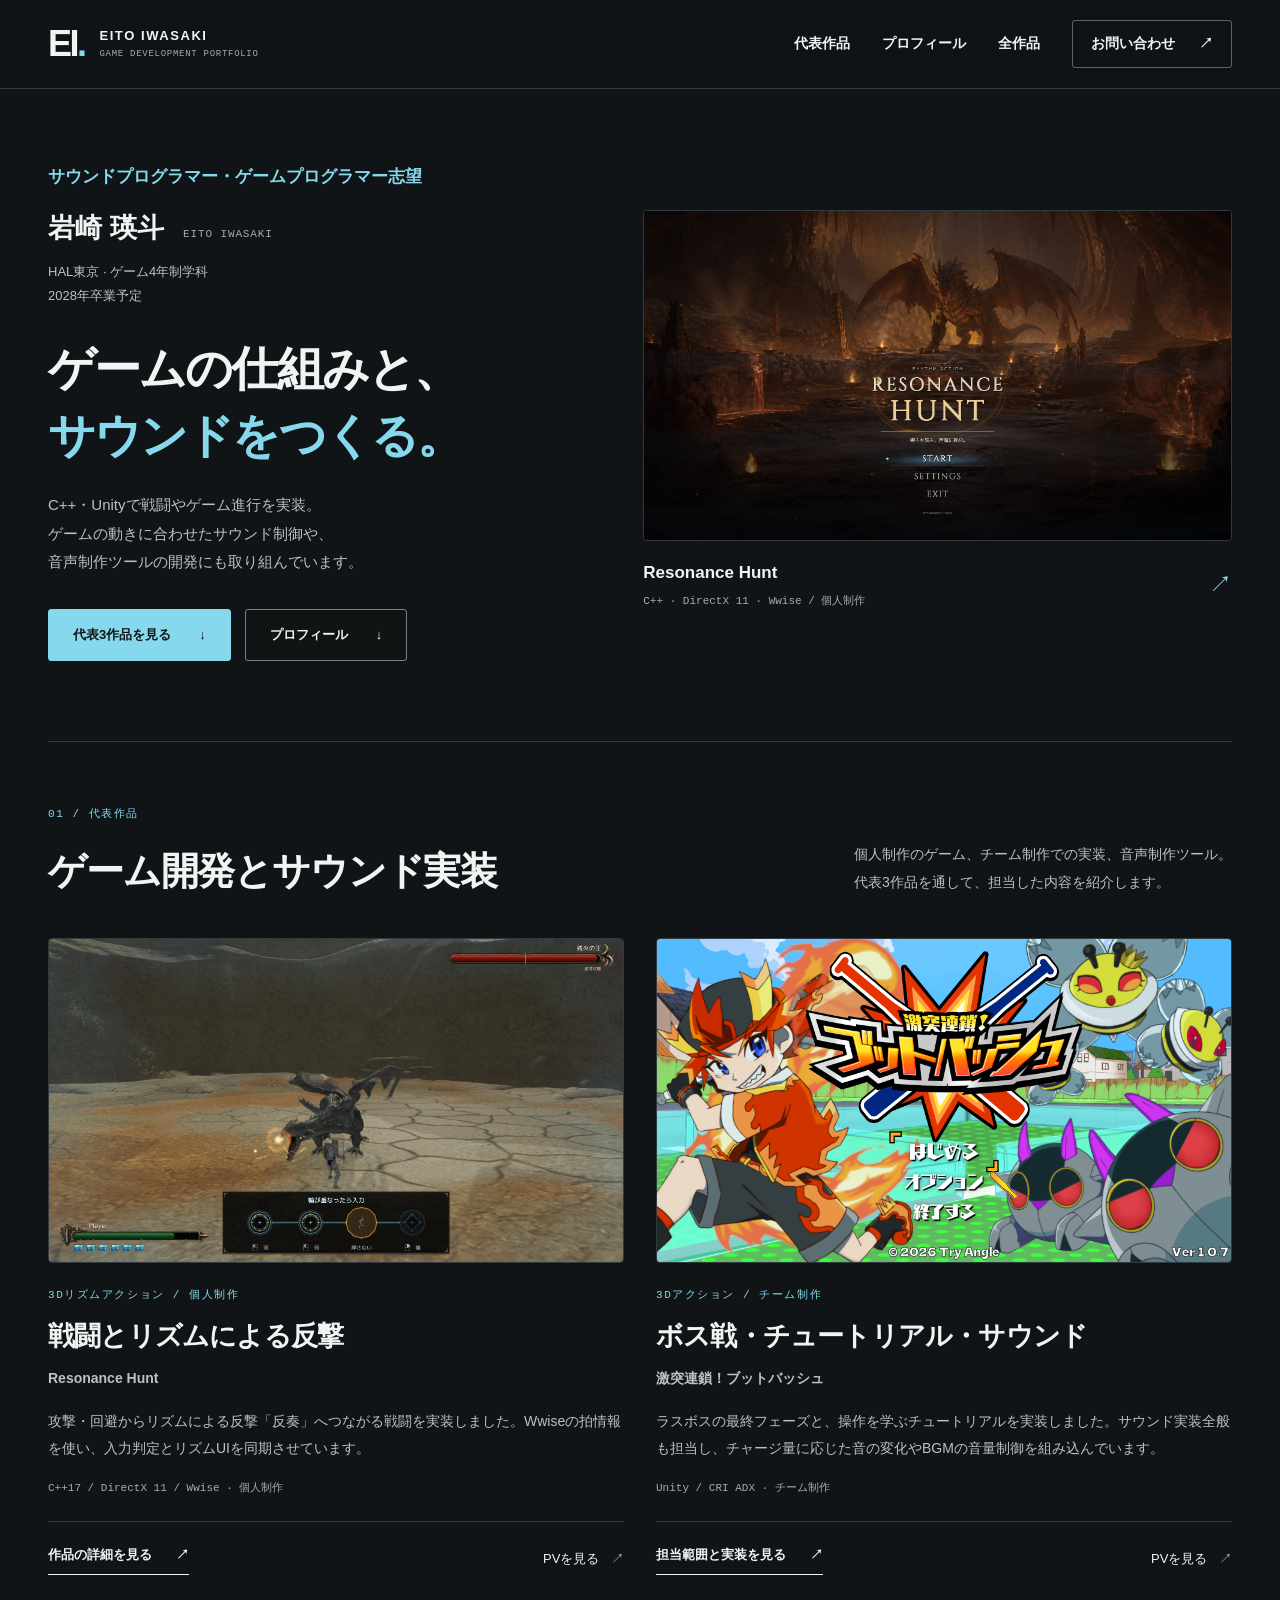
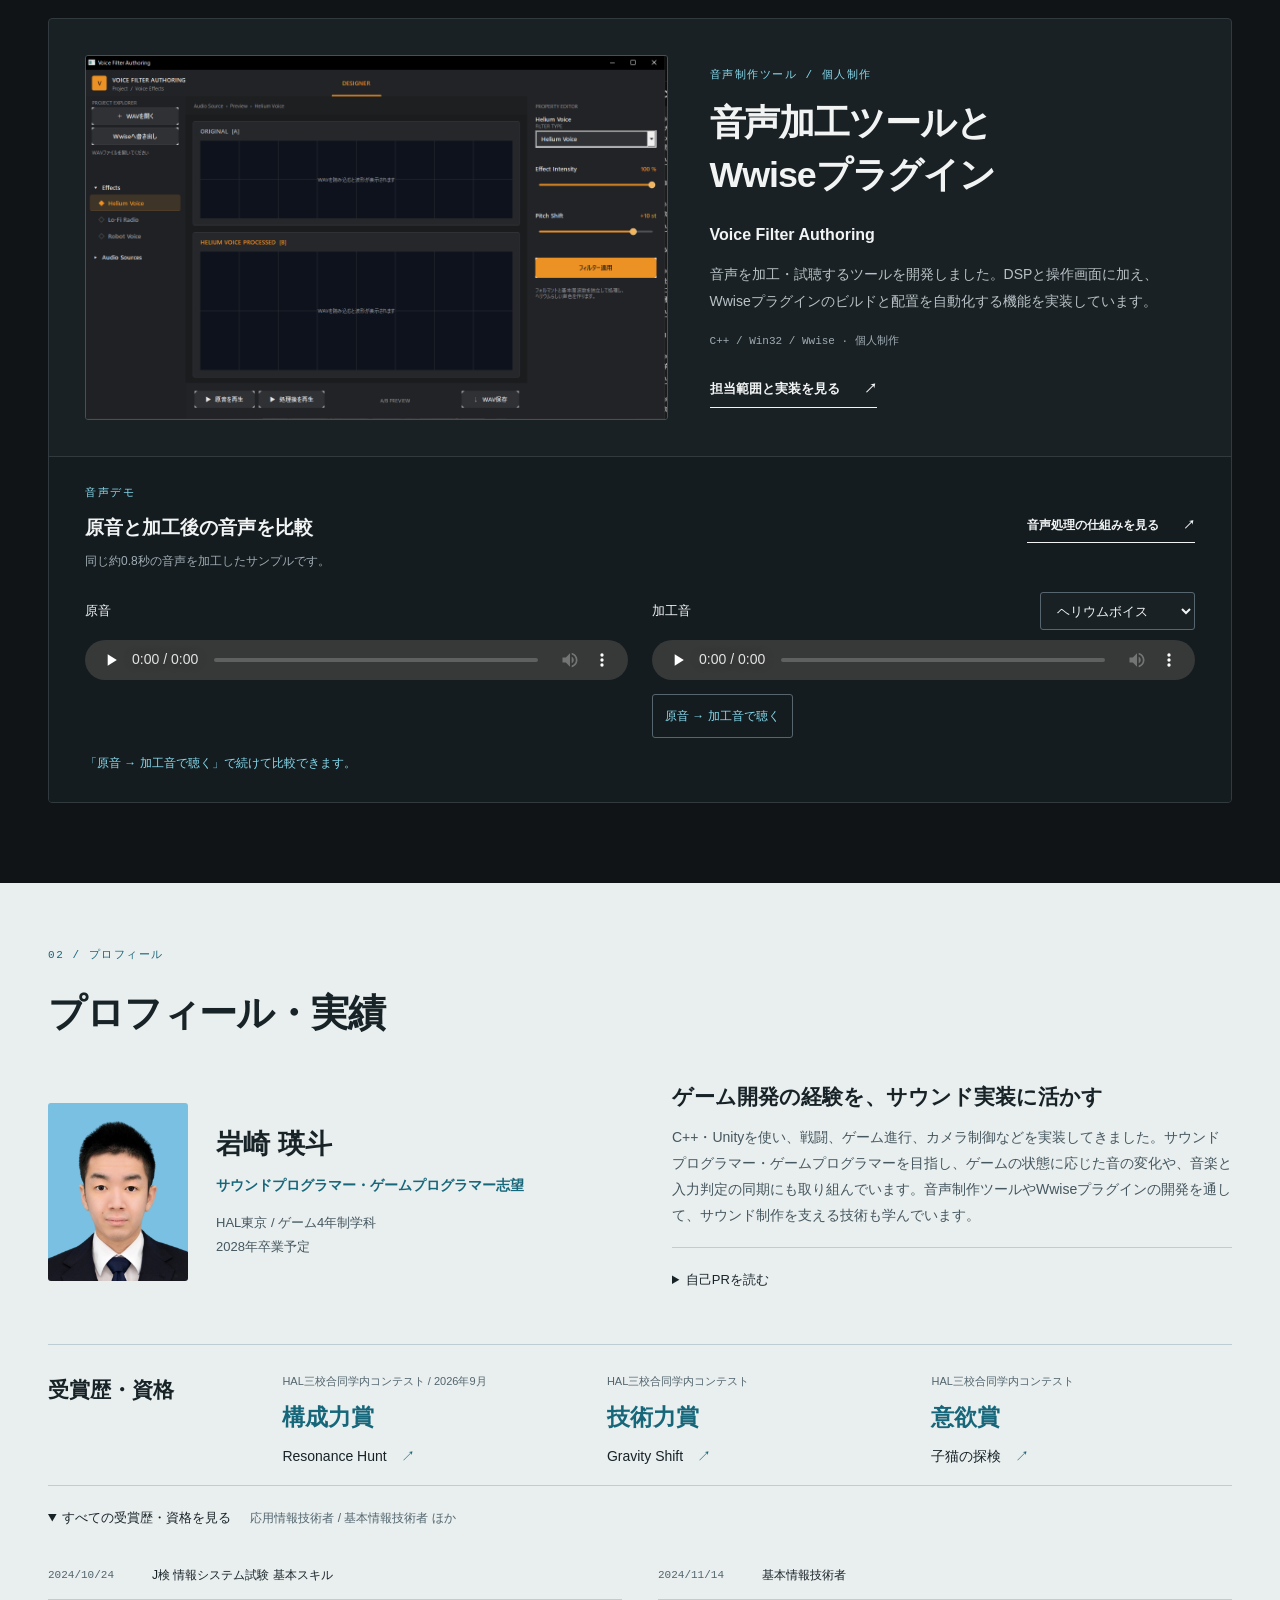
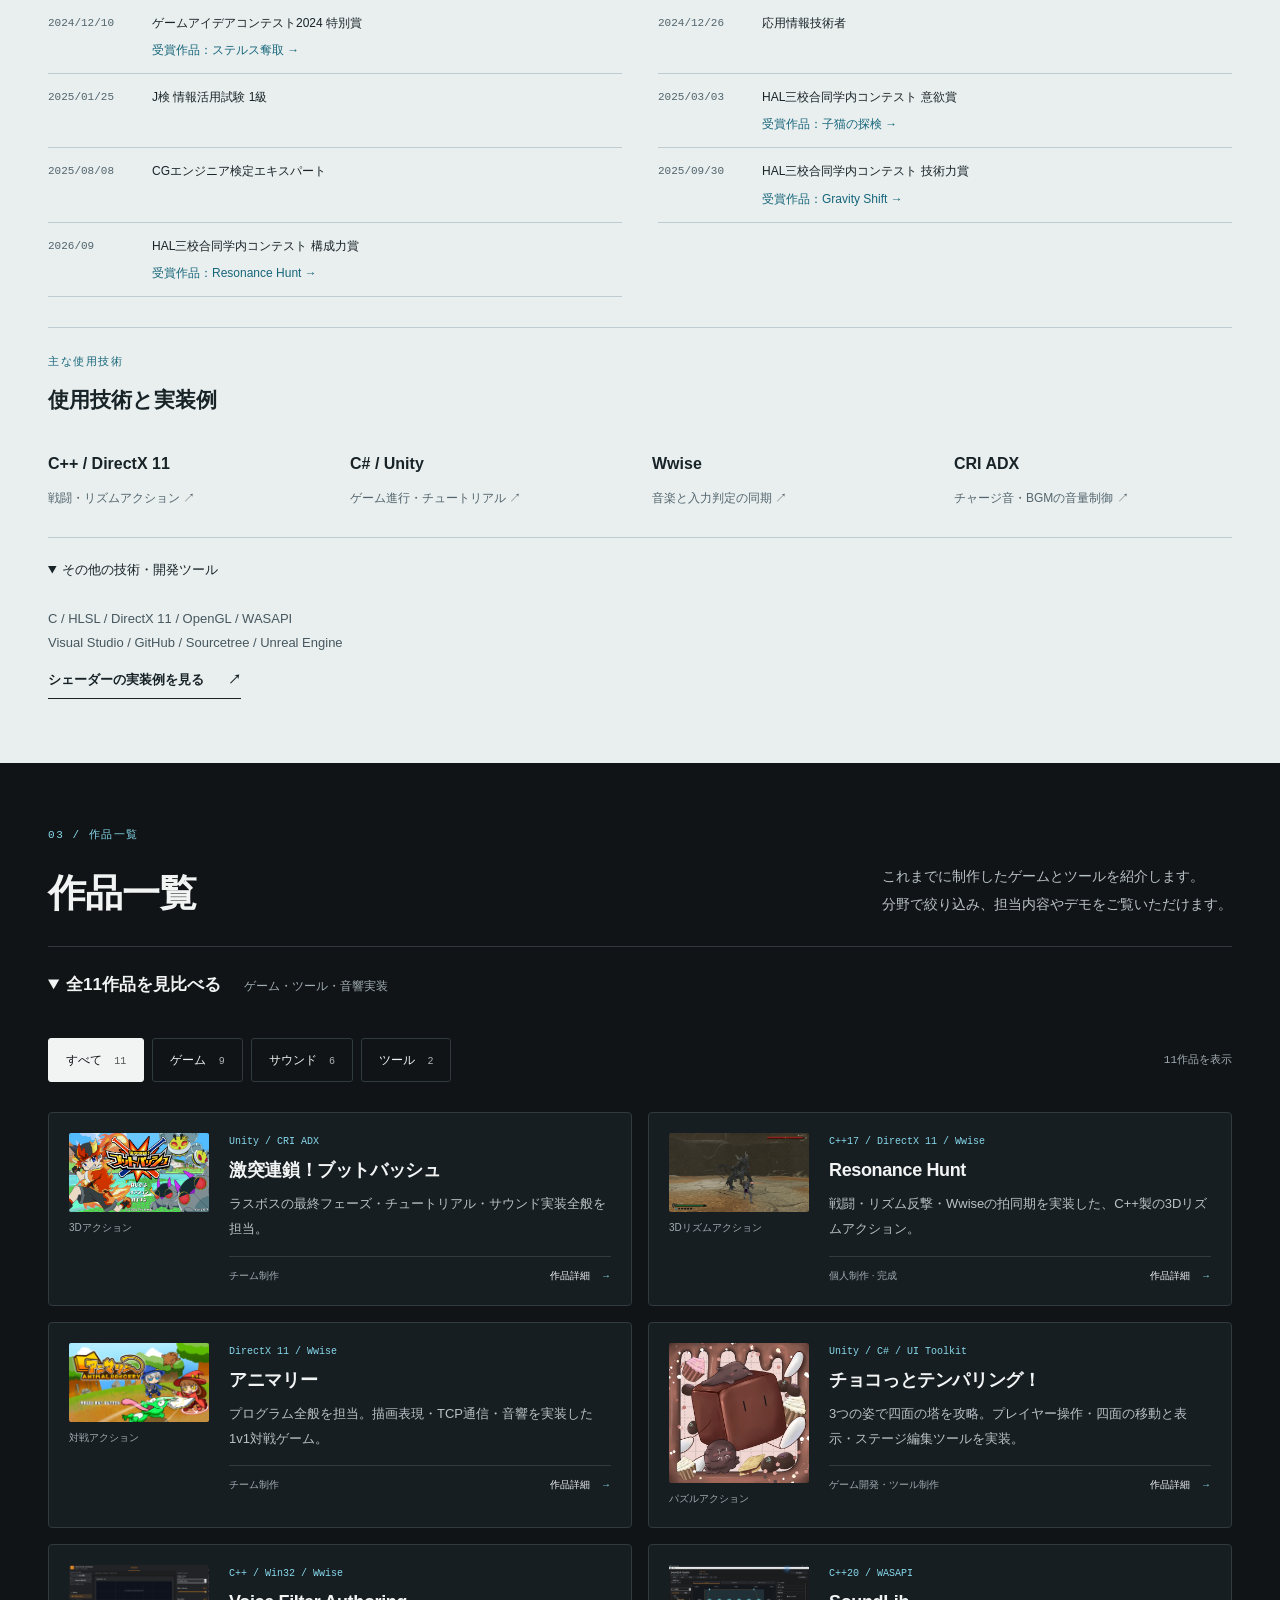
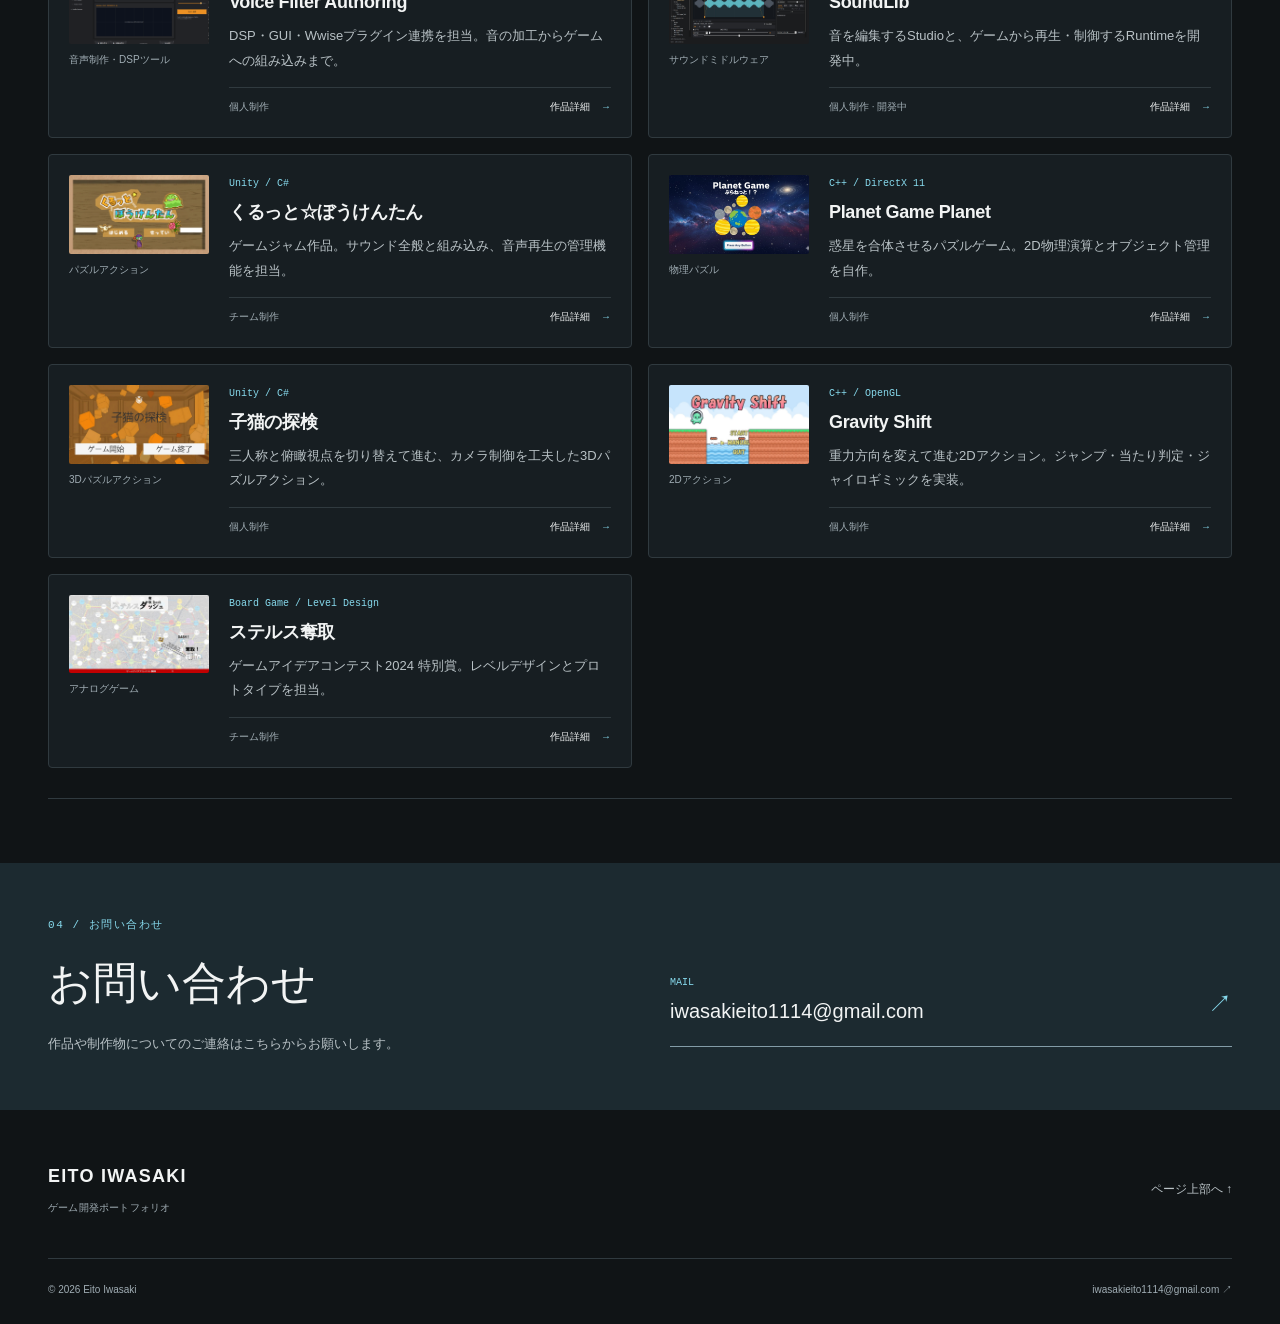
<file: index.html>
<!DOCTYPE html>
<html lang="ja">
<head>
<meta charset="UTF-8">
<meta name="viewport" content="width=device-width, initial-scale=1">
<meta name="referrer" content="strict-origin-when-cross-origin">
<meta name="color-scheme" content="dark">
<title>岩崎 瑛斗 | ゲーム開発ポートフォリオ</title>
<meta name="description" content="HAL東京 ゲーム4年制学科・2028年卒業予定、岩崎瑛斗のポートフォリオ。サウンドプログラマー・ゲームプログラマーを志望。C++・Unityによるゲーム開発と、Wwise・CRI ADXを用いたサウンド実装、音声制作ツールを紹介します。">
<meta name="theme-color" content="#101416">
<link rel="icon" href="assets/favicon.svg" type="image/svg+xml">
<link rel="stylesheet" href="style.css?v=20261108-1">
<link rel="stylesheet" href="tempering.css?v=20261109-1">
<script src="site.js?v=20261012-6" defer>
</script>
<noscript>
<style>
.site-header{position:static}
.header-inner{flex-wrap:wrap;padding-block:12px;gap:12px 20px}
.menu-toggle{display:none}
.youtube-embed{display:none}
.global-nav{display:flex;position:static;flex-direction:row;flex-wrap:wrap;padding:0;gap:8px 20px;border:0;max-height:none;box-shadow:none;background:transparent}
.global-nav a{padding:8px 0;border:0}
.global-nav .nav-contact{margin:0;padding:8px 12px}
</style>
</noscript>
</head>
<body id="top" class="home-page">
<a class="skip-link" href="#main">本文へスキップ</a>
    <header class="site-header">
<div class="header-inner">
      <a class="brand" href="#top" aria-label="岩崎瑛斗 ポートフォリオ トップ">
<span class="brand-mark">EI<span>.</span>
</span>
<span class="brand-name">EITO IWASAKI<small>GAME DEVELOPMENT PORTFOLIO</small>
</span>
</a>
      <button class="menu-toggle" type="button" aria-label="メニュー" aria-expanded="false" aria-controls="global-nav">
<span>メニュー</span>
<span class="menu-icon" aria-hidden="true">
</span>
</button>
      <nav id="global-nav" class="global-nav" aria-label="メインナビゲーション">
<a href="#selected">代表作品</a>
<a href="#profile">プロフィール</a>
<a href="#works">全作品</a>
<a class="nav-contact" href="#contact">お問い合わせ <span aria-hidden="true">↗</span></a>
</nav>
</div>
</header>
<main id="main">
<section class="portfolio-hero section-shell" aria-labelledby="hero-title">
  <div class="hero-overview">
    <p class="identity-role"><span class="heading-phrase">サウンドプログラマー・</span><wbr><span class="heading-phrase">ゲームプログラマー志望</span></p>
    <p class="identity-name">岩崎 瑛斗 <span>EITO IWASAKI</span></p>
    <p class="identity-school">HAL東京 · ゲーム4年制学科 <span>2028年卒業予定</span></p>
    <h1 id="hero-title">ゲームの仕組みと、<br><span>サウンドをつくる。</span></h1>
    <p class="intro-lead">C++・Unityで戦闘やゲーム進行を実装。<br class="desktop-break">ゲームの動きに合わせたサウンド制御や、<br class="desktop-break">音声制作ツールの開発にも取り組んでいます。</p>
    <div class="hero-actions">
      <a class="btn primary" href="#selected">代表3作品を見る <span aria-hidden="true">↓</span></a>
      <a class="btn secondary" href="#profile">プロフィール <span aria-hidden="true">↓</span></a>
    </div>
  </div>
  <a class="hero-project" href="works/resonance-hunt.html" aria-label="個人制作のResonance Huntの詳細を見る">
    <img src="assets/images/ResonanceHuntTitle.jpg" alt="個人制作の3Dリズムアクション、Resonance Huntのタイトル画面" fetchpriority="high" width="1920" height="1080">
    <div class="hero-project-caption"><div><strong>Resonance Hunt</strong><span>C++ · DirectX 11 · Wwise / 個人制作</span></div><span class="hero-project-arrow" aria-hidden="true">↗</span></div>
  </a>
</section>
<section id="selected" class="section-shell selected-section">
  <div class="section-head split">
    <div><p class="section-kicker">01 / 代表作品</p><h2><span class="heading-phrase">ゲーム開発と</span><wbr><span class="heading-phrase">サウンド実装</span></h2></div>
    <p>個人制作のゲーム、チーム制作での実装、音声制作ツール。<br>代表3作品を通して、担当した内容を紹介します。</p>
  </div>
  <div id="expertise" class="selected-proofs">
    <div class="supporting-projects">
      <article class="proof-project" aria-labelledby="rh-proof-title">
        <a class="proof-project-image" href="works/resonance-hunt.html" aria-label="Resonance Huntの詳細を見る"><img src="assets/images/ResonanceHuntRhythm.jpg" alt="Resonance Huntの反奏で表示されるリズム入力案内とタイミングリング" loading="lazy" width="1920" height="1080"></a>
        <div class="proof-project-copy"><p class="section-kicker">3Dリズムアクション / 個人制作</p><h3 id="rh-proof-title">戦闘とリズムによる反撃</h3><p class="project-name">Resonance Hunt</p><p>攻撃・回避からリズムによる反撃「反奏」へつながる戦闘を実装しました。Wwiseの拍情報を使い、入力判定とリズムUIを同期させています。</p><p class="proof-meta">C++17 / DirectX 11 / Wwise · 個人制作</p><div class="proof-links"><a class="text-link" href="works/resonance-hunt.html">作品の詳細を見る</a><a href="works/resonance-hunt.html#part-1">PVを見る <span aria-hidden="true">↗</span></a></div></div>
      </article>
      <article class="proof-project" aria-labelledby="butto-proof-title">
        <a class="proof-project-image" href="works/butto-bash.html" aria-label="激突連鎖！ブットバッシュの詳細を見る"><img src="assets/images/work-butto-bash.png" alt="激突連鎖！ブットバッシュのゲーム画面" loading="lazy" width="1920" height="1078"></a>
        <div class="proof-project-copy"><p class="section-kicker">3Dアクション / チーム制作</p><h3 id="butto-proof-title">ボス戦・チュートリアル・サウンド</h3><p class="project-name">激突連鎖！ブットバッシュ</p><p>ラスボスの最終フェーズと、操作を学ぶチュートリアルを実装しました。サウンド実装全般も担当し、チャージ量に応じた音の変化やBGMの音量制御を組み込んでいます。</p><p class="proof-meta">Unity / CRI ADX · チーム制作</p><div class="proof-links"><a class="text-link" href="works/butto-bash.html">担当範囲と実装を見る</a><a href="works/butto-bash.html#part-1">PVを見る <span aria-hidden="true">↗</span></a></div></div>
      </article>
    </div>
    <article class="featured-tool" aria-labelledby="filter-feature-title">
      <div class="featured-tool-main">
        <a class="featured-tool-image" href="works/voice-filter.html" aria-label="Voice Filter Authoringの詳細を見る"><img src="assets/images/work-filter-tool.png" alt="Voice Filter Authoringの波形比較とエフェクト設定画面" loading="lazy" width="1266" height="792"></a>
        <div class="featured-tool-copy">
          <p class="section-kicker">音声制作ツール / 個人制作</p>
          <h3 id="filter-feature-title">音声加工ツールと<br>Wwiseプラグイン</h3>
          <p class="project-name">Voice Filter Authoring</p>
          <p>音声を加工・試聴するツールを開発しました。DSPと操作画面に加え、Wwiseプラグインのビルドと配置を自動化する機能を実装しています。</p>
          <p class="proof-meta">C++ / Win32 / Wwise · 個人制作</p>
          <a class="text-link" href="works/voice-filter.html">担当範囲と実装を見る</a>
        </div>
      </div>
      <div class="home-audio-demo" aria-labelledby="home-audio-title">
        <div class="home-audio-heading"><div><p class="section-kicker">音声デモ</p><h4 id="home-audio-title">原音と加工後の音声を比較</h4><p>同じ約0.8秒の音声を加工したサンプルです。</p></div><a class="text-link" href="works/voice-filter.html#part-5">音声処理の仕組みを見る</a></div>
        <div class="home-audio-controls">
          <div class="audio-demo-card audio-original"><span class="audio-label">原音</span><audio id="home-original" aria-label="原音の試聴" controls preload="none"><source src="assets/audio/filter-original.wav" type="audio/wav">音声を再生できない場合は<a href="assets/audio/filter-original.wav">原音ファイル</a>をご覧ください。</audio></div>
          <div class="audio-demo-card home-processed"><div class="effect-picker" data-audio-picker hidden><label for="home-effect">加工音</label><select id="home-effect" data-audio-effect><option value="helium" data-src="assets/audio/filter-helium.wav" data-label="ヘリウムボイス">ヘリウムボイス</option><option value="radio" data-src="assets/audio/filter-radio.wav" data-label="無線ボイス">無線ボイス</option><option value="robot" data-src="assets/audio/filter-robot.wav" data-label="ロボットボイス">ロボットボイス</option></select></div><noscript><p>加工音 / ヘリウムボイス</p></noscript><audio id="home-processed" aria-label="加工音の試聴" controls preload="none"><source src="assets/audio/filter-helium.wav" type="audio/wav">音声を再生できない場合は<a href="assets/audio/filter-helium.wav">加工音ファイル</a>をご覧ください。</audio><button class="audio-compare" type="button" data-compare-audio="ヘリウムボイス" aria-pressed="false" hidden>原音 → 加工音で聴く</button></div>
        </div>
        <p class="audio-comparison-status" role="status" aria-live="polite" hidden>「原音 → 加工音で聴く」で続けて比較できます。</p>
      </div>
    </article>
  </div>
</section>
<section id="profile" class="profile-overview">
  <div class="section-shell">
    <div class="section-head"><p class="section-kicker">02 / プロフィール</p><h2>プロフィール・実績</h2></div>
    <div class="about-overview-grid">
      <div class="about-identity"><img src="assets/images/profile-20261108.jpg" alt="岩崎 瑛斗のプロフィール写真" loading="lazy" width="900" height="1200"><div><h3>岩崎 瑛斗</h3><p class="about-role"><span class="heading-phrase">サウンドプログラマー・</span><wbr><span class="heading-phrase">ゲームプログラマー志望</span></p><p>HAL東京 / ゲーム4年制学科<br>2028年卒業予定</p></div></div>
      <div class="about-message"><h3>ゲーム開発の経験を、サウンド実装に活かす</h3><p>C++・Unityを使い、戦闘、ゲーム進行、カメラ制御などを実装してきました。サウンドプログラマー・ゲームプログラマーを目指し、ゲームの状態に応じた音の変化や、音楽と入力判定の同期にも取り組んでいます。音声制作ツールやWwiseプラグインの開発を通して、サウンド制作を支える技術も学んでいます。</p><details class="about-more"><summary>自己PRを読む</summary><h4>サウンドで、遊びの手応えを伝える</h4><p>私の強みは、プレイヤーに感じてほしい体験を、ゲームの仕組みとサウンドの実装につなげられることです。これまで、ゲームの状況に応じたBGMの変化や、チャージ・コンボに合わせた音の変化を実装してきました。操作の手応えや高揚感を伝えるために、音を鳴らすタイミングや聞こえ方を工夫しています。</p></details></div>
    </div>
    <div class="recognition-overview"><div class="recognition-title"><h3>受賞歴・資格</h3></div><a class="recognition-work" href="works/resonance-hunt.html"><span>HAL三校合同学内コンテスト / 2026年9月</span><strong>構成力賞</strong><span>Resonance Hunt <b aria-hidden="true">↗</b></span></a><a class="recognition-work" href="works/gravity.html"><span>HAL三校合同学内コンテスト</span><strong>技術力賞</strong><span>Gravity Shift <b aria-hidden="true">↗</b></span></a><a class="recognition-work" href="works/kitten.html"><span>HAL三校合同学内コンテスト</span><strong>意欲賞</strong><span>子猫の探検 <b aria-hidden="true">↗</b></span></a></div>
    <details class="about-more qualifications" open><summary>すべての受賞歴・資格を見る <span>応用情報技術者 / 基本情報技術者 ほか</span></summary><ol class="timeline">
            <li>
<time>2024/10/24</time>
<span>J検 情報システム試験 基本スキル</span>
</li>
            <li>
<time>2024/11/14</time>
<span>基本情報技術者</span>
</li>
            <li>
<time>2024/12/10</time>
<span>ゲームアイデアコンテスト2024 特別賞<br><a class="award-work-link" href="works/stealth.html">受賞作品：ステルス奪取 →</a></span>
</li>
            <li>
<time>2024/12/26</time>
<span>応用情報技術者</span>
</li>
            <li>
<time>2025/01/25</time>
<span>J検 情報活用試験 1級</span>
</li>
            <li>
<time>2025/03/03</time>
<span>HAL三校合同学内コンテスト 意欲賞<br><a class="award-work-link" href="works/kitten.html">受賞作品：子猫の探検 →</a></span>
</li>
            <li>
<time>2025/08/08</time>
<span>CGエンジニア検定エキスパート</span>
</li>
            <li>
<time>2025/09/30</time>
<span>HAL三校合同学内コンテスト 技術力賞<br><a class="award-work-link" href="works/gravity.html">受賞作品：Gravity Shift →</a></span>
</li>
            <li>
<time datetime="2026-09">2026/09</time>
<span>HAL三校合同学内コンテスト 構成力賞<br><a class="award-work-link" href="works/resonance-hunt.html">受賞作品：Resonance Hunt →</a></span>
</li>
          </ol></details>
    <section id="skills" class="skills-overview" aria-labelledby="skills-title"><div><p class="section-kicker">主な使用技術</p><h3 id="skills-title">使用技術と実装例</h3></div><div class="technology-links"><a href="works/resonance-hunt.html#part-2"><strong>C++ / DirectX 11</strong><span>戦闘・リズムアクション ↗</span></a><a href="works/butto-bash.html#part-5"><strong>C# / Unity</strong><span>ゲーム進行・チュートリアル ↗</span></a><a href="works/resonance-hunt.html#part-3"><strong>Wwise</strong><span>音楽と入力判定の同期 ↗</span></a><a href="works/butto-bash.html#part-6"><strong>CRI ADX</strong><span>チャージ音・BGMの音量制御 ↗</span></a></div><details class="about-more" open><summary>その他の技術・開発ツール</summary><p>C / HLSL / DirectX 11 / OpenGL / WASAPI<br>Visual Studio / GitHub / Sourcetree / Unreal Engine</p><a class="text-link" href="works/animaly.html#part-4">シェーダーの実装例を見る</a></details></section>
  </div>
</section>
<section id="works" class="section-shell works-section">
<div class="section-head split">
<div>
<p class="section-kicker">03 / 作品一覧</p>
<h2>作品一覧</h2>
</div>
<p>これまでに制作したゲームとツールを紹介します。<br>分野で絞り込み、担当内容やデモをご覧いただけます。</p>
</div>
<details class="project-archive" id="project-archive" open>
<summary>全11作品を見比べる <span>ゲーム・ツール・音響実装</span></summary>
<div class="archive-content">
<div class="works-toolbar" hidden>
<div class="work-filters" role="group" aria-label="作品の分野で絞り込む">
<button type="button" data-filter="all" aria-pressed="true">すべて <span>11</span>
</button>
<button type="button" data-filter="game" aria-pressed="false">ゲーム <span>9</span>
</button>
<button type="button" data-filter="audio" aria-pressed="false">サウンド <span>6</span>
</button>
<button type="button" data-filter="tool" aria-pressed="false">ツール <span>2</span>
</button>
</div>
<p id="work-count" class="work-count" role="status" aria-live="polite">11作品を表示</p>
</div>
<div class="works-grid">
<article class="work-card" data-category="game audio">
<a class="work-card-link" href="works/butto-bash.html">
<div class="work-thumb">
<img src="assets/images/work-butto-bash.png" alt="激突連鎖！ブットバッシュの作品画面" loading="lazy" width="1920" height="1078">
<span class="work-type">3Dアクション</span>
<span class="work-arrow" aria-hidden="true">↗</span>
</div>
<div class="work-body">
<p class="work-index">Unity / CRI ADX</p>
<h3>激突連鎖！ブットバッシュ</h3>
<p class="work-description">ラスボスの最終フェーズ・チュートリアル・サウンド実装全般を担当。</p>
<div class="work-meta">
<span>チーム制作</span>
<span>作品詳細 <span aria-hidden="true">→</span>
</span>
</div>
</div>
</a>
</article>
<article class="work-card" data-category="game audio">
<a class="work-card-link" href="works/resonance-hunt.html">
<div class="work-thumb">
<img src="assets/images/ResonanceHuntBattle.jpg" alt="Resonance Huntで巨竜と剣を交える戦闘画面" loading="lazy" width="1920" height="1080">
<span class="work-type">3Dリズムアクション</span>
<span class="work-arrow" aria-hidden="true">↗</span>
</div>
<div class="work-body">
<p class="work-index">C++17 / DirectX 11 / Wwise</p>
<h3>Resonance Hunt</h3>
<p class="work-description">戦闘・リズム反撃・Wwiseの拍同期を実装した、C++製の3Dリズムアクション。</p>
<div class="work-meta">
<span>個人制作 · 完成</span>
<span>作品詳細 <span aria-hidden="true">→</span>
</span>
</div>
</div>
</a>
</article>
<article class="work-card" data-category="game audio">
<a class="work-card-link" href="works/animaly.html">
<div class="work-thumb">
<img src="assets/images/work-animaly.jpg" alt="アニマリーの作品画面" loading="lazy" width="1200" height="675">
<span class="work-type">対戦アクション</span>
<span class="work-arrow" aria-hidden="true">↗</span>
</div>
<div class="work-body">
<p class="work-index">DirectX 11 / Wwise</p>
<h3>アニマリー</h3>
<p class="work-description">プログラム全般を担当。描画表現・TCP通信・音響を実装した1v1対戦ゲーム。</p>
<div class="work-meta">
<span>チーム制作</span>
<span>作品詳細 <span aria-hidden="true">→</span>
</span>
</div>
</div>
</a>
</article>
<article class="work-card tempering-card" data-category="game">
<a class="work-card-link" href="works/tempering.html"><div class="work-thumb"><img class="tempering-card-image" src="assets/images/tempering/icon.webp" alt="チョコっとテンパリング！のチョコレートの主人公" loading="lazy" width="512" height="512"><span class="work-type">パズルアクション</span><span class="work-arrow" aria-hidden="true">↗</span></div><div class="work-body"><p class="work-index">Unity / C# / UI Toolkit</p><h3>チョコっとテンパリング！</h3><p class="work-description">3つの姿で四面の塔を攻略。プレイヤー操作・四面の移動と表示・ステージ編集ツールを実装。</p><div class="work-meta"><span>ゲーム開発・ツール制作</span><span>作品詳細 <span aria-hidden="true">→</span></span></div></div></a>
</article>
<article class="work-card" data-category="tool audio">
<a class="work-card-link" href="works/voice-filter.html">
<div class="work-thumb">
<img src="assets/images/work-filter-tool.png" alt="Voice Filter Authoringの作品画面" loading="lazy" width="1266" height="792">
<span class="work-type">音声制作・DSPツール</span>
<span class="work-arrow" aria-hidden="true">↗</span>
</div>
<div class="work-body">
<p class="work-index">C++ / Win32 / Wwise</p>
<h3>Voice Filter Authoring</h3>
<p class="work-description">DSP・GUI・Wwiseプラグイン連携を担当。音の加工からゲームへの組み込みまで。</p>
<div class="work-meta">
<span>個人制作</span>
<span>作品詳細 <span aria-hidden="true">→</span>
</span>
</div>
</div>
</a>
</article>
<article class="work-card" data-category="tool audio">
<a class="work-card-link" href="works/soundlib.html">
<div class="work-thumb">
<img src="assets/images/soundlib-studio.jpg" alt="SoundLibの作品画面" loading="lazy" width="1536" height="864">
<span class="work-type">サウンドミドルウェア</span>
<span class="work-arrow" aria-hidden="true">↗</span>
</div>
<div class="work-body">
<p class="work-index">C++20 / WASAPI</p>
<h3>SoundLib</h3>
<p class="work-description">音を編集するStudioと、ゲームから再生・制御するRuntimeを開発中。</p>
<div class="work-meta">
<span>個人制作 · 開発中</span>
<span>作品詳細 <span aria-hidden="true">→</span>
</span>
</div>
</div>
</a>
</article>
<article class="work-card" data-category="game audio">
<a class="work-card-link" href="works/kurutto.html">
<div class="work-thumb">
<img src="assets/images/work-kurutto.jpg" alt="くるっと☆ぼうけんたんの作品画面" loading="lazy" width="1200" height="670">
<span class="work-type">パズルアクション</span>
<span class="work-arrow" aria-hidden="true">↗</span>
</div>
<div class="work-body">
<p class="work-index">Unity / C#</p>
<h3>くるっと☆ぼうけんたん</h3>
<p class="work-description">ゲームジャム作品。サウンド全般と組み込み、音声再生の管理機能を担当。</p>
<div class="work-meta">
<span>チーム制作</span>
<span>作品詳細 <span aria-hidden="true">→</span>
</span>
</div>
</div>
</a>
</article>
<article class="work-card" data-category="game">
<a class="work-card-link" href="works/planet.html">
<div class="work-thumb">
<img src="assets/images/work-planet.jpg" alt="Planet Game Planetの作品画面" loading="lazy" width="1200" height="627">
<span class="work-type">物理パズル</span>
<span class="work-arrow" aria-hidden="true">↗</span>
</div>
<div class="work-body">
<p class="work-index">C++ / DirectX 11</p>
<h3>Planet Game Planet</h3>
<p class="work-description">惑星を合体させるパズルゲーム。2D物理演算とオブジェクト管理を自作。</p>
<div class="work-meta">
<span>個人制作</span>
<span>作品詳細 <span aria-hidden="true">→</span>
</span>
</div>
</div>
</a>
</article>
<article class="work-card" data-category="game">
<a class="work-card-link" href="works/kitten.html">
<div class="work-thumb">
<img src="assets/images/work-kitten.jpg" alt="子猫の探検の作品画面" loading="lazy" width="1200" height="667">
<span class="work-type">3Dパズルアクション</span>
<span class="work-arrow" aria-hidden="true">↗</span>
</div>
<div class="work-body">
<p class="work-index">Unity / C#</p>
<h3>子猫の探検</h3>
<p class="work-description">三人称と俯瞰視点を切り替えて進む、カメラ制御を工夫した3Dパズルアクション。</p>
<div class="work-meta">
<span>個人制作</span>
<span>作品詳細 <span aria-hidden="true">→</span>
</span>
</div>
</div>
</a>
</article>
<article class="work-card" data-category="game">
<a class="work-card-link" href="works/gravity.html">
<div class="work-thumb">
<img src="assets/images/work-gravity.jpg" alt="Gravity Shiftの作品画面" loading="lazy" width="1200" height="675">
<span class="work-type">2Dアクション</span>
<span class="work-arrow" aria-hidden="true">↗</span>
</div>
<div class="work-body">
<p class="work-index">C++ / OpenGL</p>
<h3>Gravity Shift</h3>
<p class="work-description">重力方向を変えて進む2Dアクション。ジャンプ・当たり判定・ジャイロギミックを実装。</p>
<div class="work-meta">
<span>個人制作</span>
<span>作品詳細 <span aria-hidden="true">→</span>
</span>
</div>
</div>
</a>
</article>
<article class="work-card" data-category="game">
<a class="work-card-link" href="works/stealth.html">
<div class="work-thumb">
<img src="assets/images/work-stealth.jpg" alt="ステルス奪取の作品画面" loading="lazy" width="1200" height="675">
<span class="work-type">アナログゲーム</span>
<span class="work-arrow" aria-hidden="true">↗</span>
</div>
<div class="work-body">
<p class="work-index">Board Game / Level Design</p>
<h3>ステルス奪取</h3>
<p class="work-description">ゲームアイデアコンテスト2024 特別賞。レベルデザインとプロトタイプを担当。</p>
<div class="work-meta">
<span>チーム制作</span>
<span>作品詳細 <span aria-hidden="true">→</span>
</span>
</div>
</div>
</a>
</article>
</div>
<noscript>
<p>すべての作品を表示しています。各作品から詳細をご覧いただけます。</p>
</noscript>
</div>
</details>
</section>
    <!-- CONTACT -->
    <section id="contact" class="section-shell contact-section">
      <div class="contact-card card">
        <p class="section-kicker">04 / お問い合わせ</p>
        <h2>お問い合わせ</h2>
        <p class="contact-lead">作品や制作物についてのご連絡はこちらからお願いします。</p>
        <div class="contact-links contact-mail-only">
          <a class="mail-card" href="mailto:iwasakieito1114@gmail.com" aria-label="メールを送る">
            <span class="mail-icon" aria-hidden="true">✉</span>
            <span class="mail-body">
              <span class="mail-label">Mail</span>
              <strong>iwasakieito1114@gmail.com</strong>
            </span>
            <span class="mail-arrow" aria-hidden="true">↗</span>
          </a>
        </div>
      </div>
    </section>
</main>
<footer class="site-footer">
<div class="footer-top">
<a class="footer-brand" href="index.html">EITO IWASAKI<span>ゲーム開発ポートフォリオ</span>
</a>
<a class="back-top" href="#top">ページ上部へ ↑</a>
</div>
<div class="footer-bottom">
<small>© 2026 Eito Iwasaki</small>
<a href="mailto:iwasakieito1114@gmail.com">iwasakieito1114@gmail.com ↗</a>
</div>
</footer>
</body>
</html>
</file>
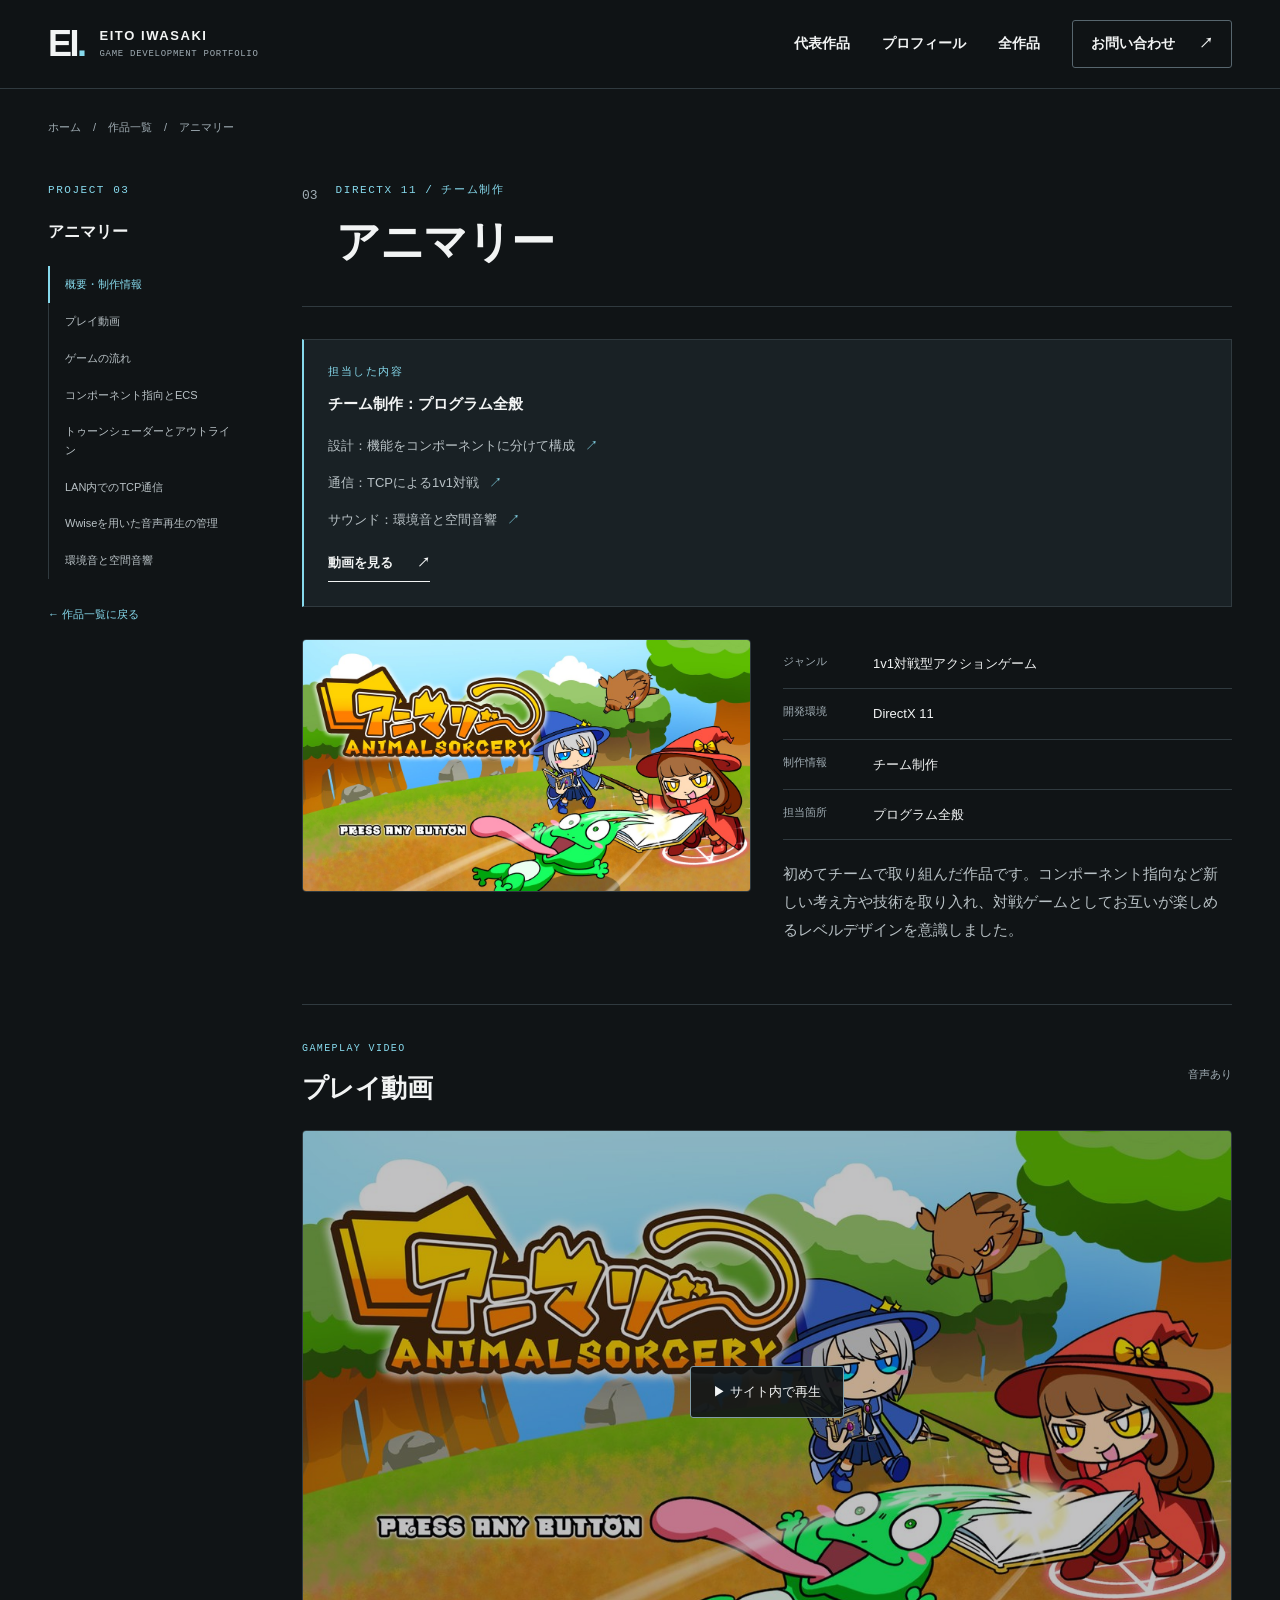
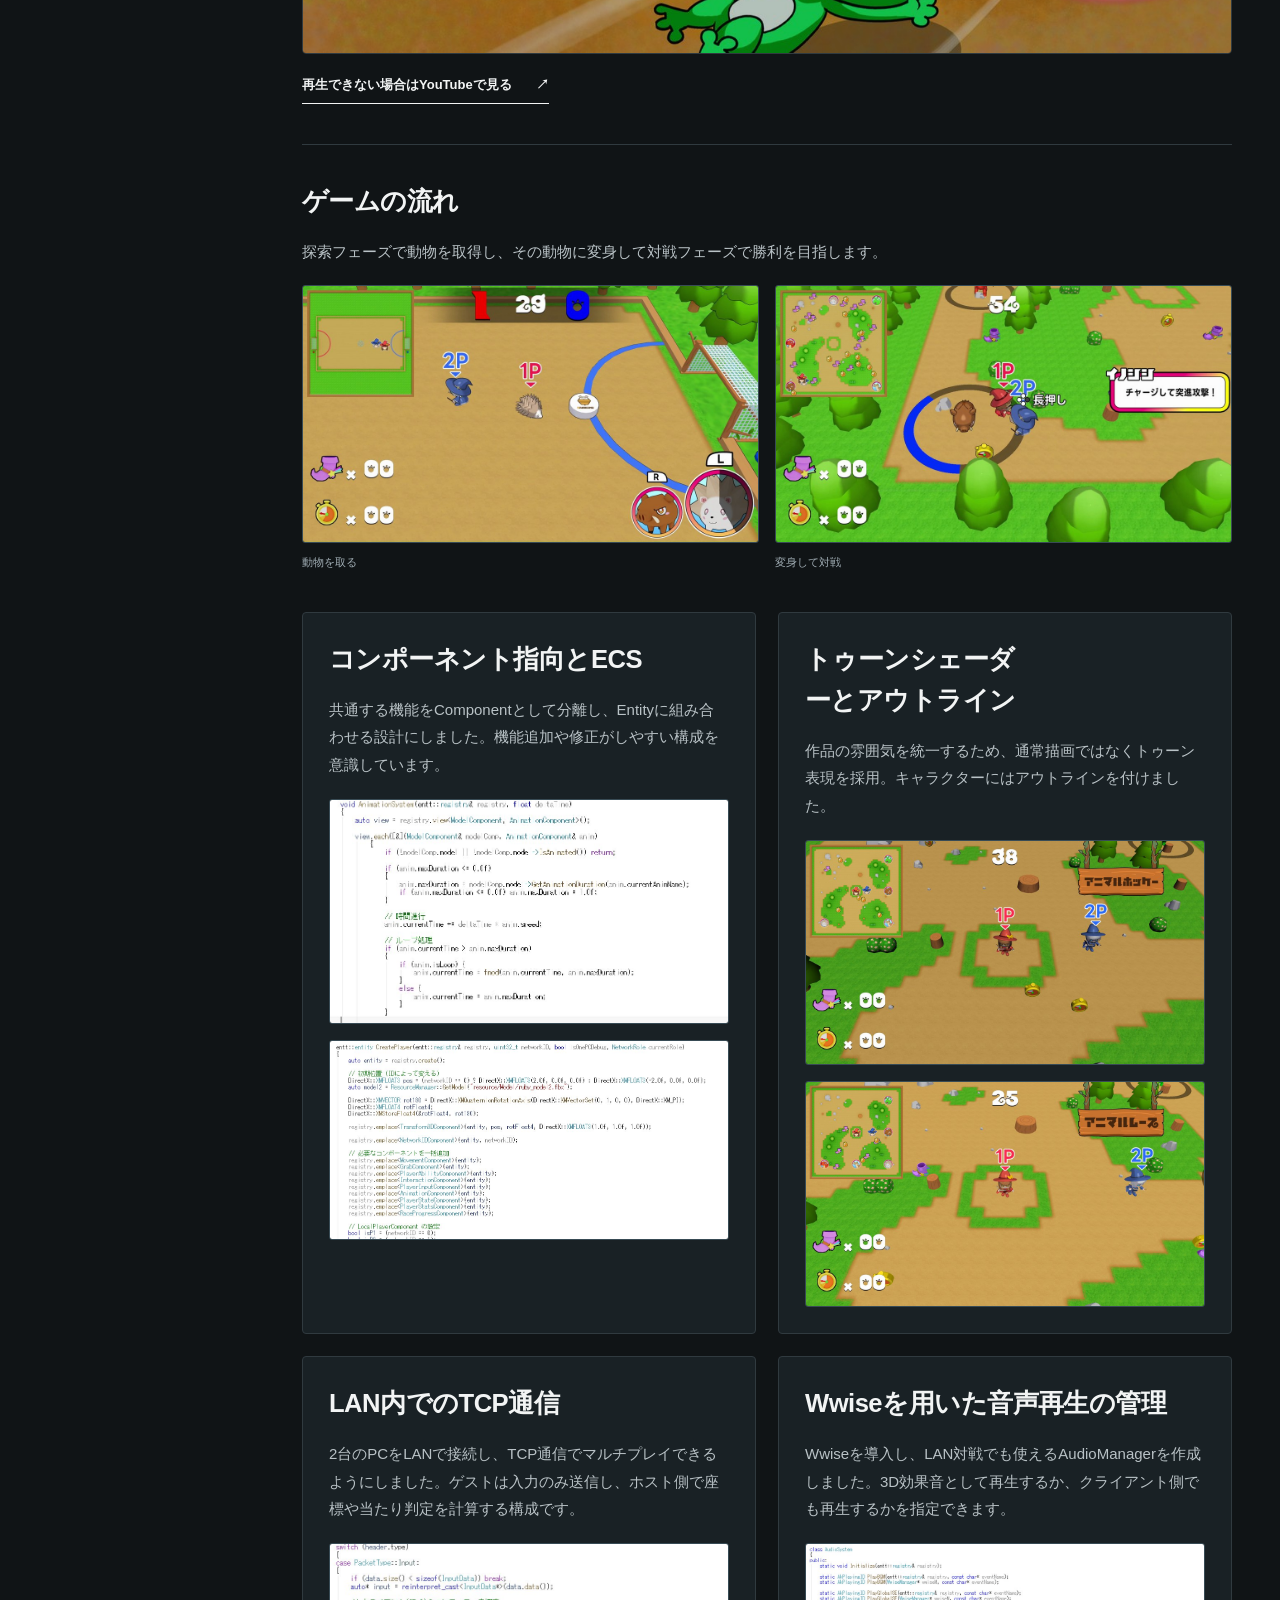
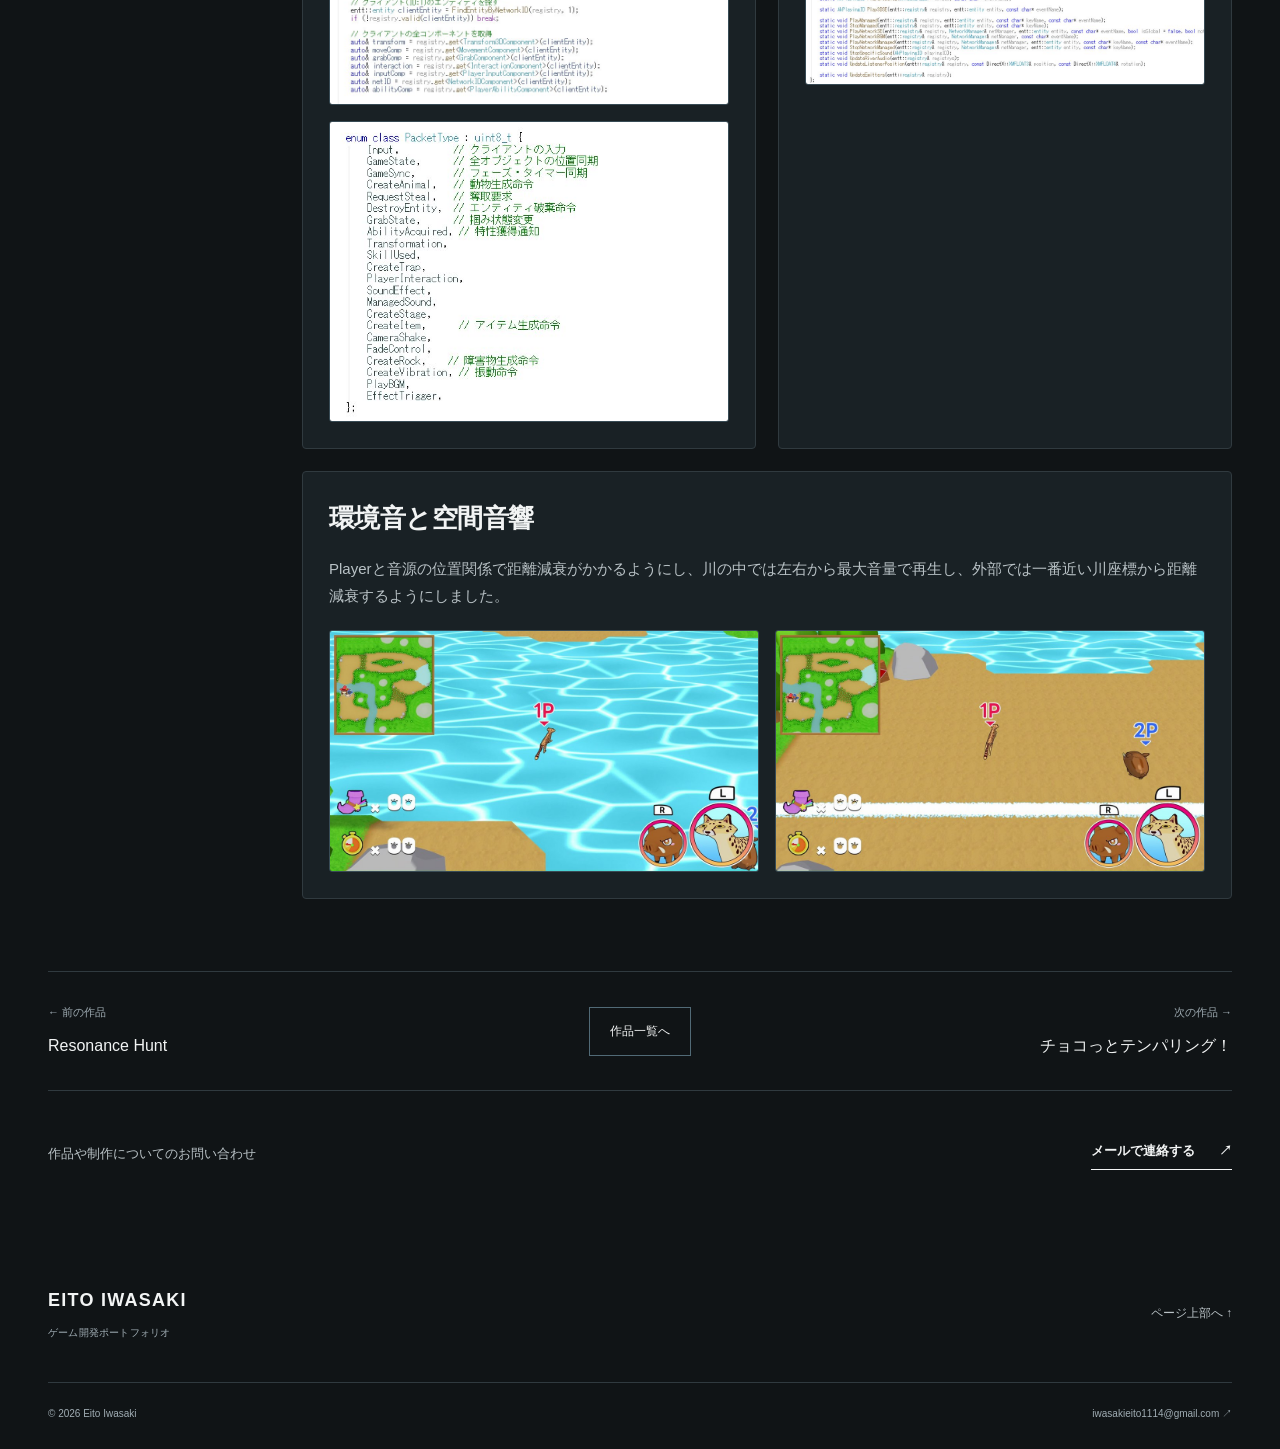
<file: works/animaly.html>
<!DOCTYPE html>
<html lang="ja">
<head>
<meta charset="UTF-8">
<meta name="viewport" content="width=device-width, initial-scale=1">
<meta name="referrer" content="strict-origin-when-cross-origin">
<meta name="color-scheme" content="dark">
<title>アニマリー | 岩崎 瑛斗のポートフォリオ</title>
<meta name="description" content="プログラム全般を担当。描画表現・TCP通信・音響を実装した1v1対戦ゲーム。">
<meta name="theme-color" content="#101416">
<link rel="icon" href="../assets/favicon.svg" type="image/svg+xml">
<link rel="stylesheet" href="../style.css?v=20261108-1">
<script src="../site.js?v=20261012-6" defer>
</script>
<noscript>
<style>
.site-header{position:static}
.header-inner{flex-wrap:wrap;padding-block:12px;gap:12px 20px}
.menu-toggle{display:none}
.youtube-embed{display:none}
.global-nav{display:flex;position:static;flex-direction:row;flex-wrap:wrap;padding:0;gap:8px 20px;border:0;max-height:none;box-shadow:none;background:transparent}
.global-nav a{padding:8px 0;border:0}
.global-nav .nav-contact{margin:0;padding:8px 12px}
</style>
</noscript>
</head>
<body id="top" class="detail-page">
<a class="skip-link" href="#main">本文へスキップ</a>
    <header class="site-header">
<div class="header-inner">
      <a class="brand" href="../index.html" aria-label="岩崎瑛斗 ポートフォリオ トップ">
<span class="brand-mark">EI<span>.</span>
</span>
<span class="brand-name">EITO IWASAKI<small>GAME DEVELOPMENT PORTFOLIO</small>
</span>
</a>
      <button class="menu-toggle" type="button" aria-label="メニュー" aria-expanded="false" aria-controls="global-nav">
<span>メニュー</span>
<span class="menu-icon" aria-hidden="true">
</span>
</button>
      <nav id="global-nav" class="global-nav" aria-label="メインナビゲーション">
<a href="../index.html#selected">代表作品</a>
<a href="../index.html#profile">プロフィール</a>
<a href="../index.html#works">全作品</a>
<a class="nav-contact" href="../index.html#contact">お問い合わせ <span aria-hidden="true">↗</span></a>
</nav>
</div>
</header>
<main id="main" class="section-shell detail-shell">
<nav class="breadcrumb" aria-label="パンくずリスト">
<a href="../index.html">ホーム</a>
<span aria-hidden="true">/</span>
<a href="../index.html#works">作品一覧</a>
<span aria-hidden="true">/</span>
<span aria-current="page">アニマリー</span>
</nav>
<div class="detail-layout">
<aside class="project-sidebar">
<p class="section-kicker">Project 03</p>
<p class="sidebar-title">アニマリー</p>
<nav class="project-toc" aria-label="この作品の目次">
<a href="#animaly">概要・制作情報</a>
<a href="#part-1">プレイ動画</a>
<a href="#part-2">ゲームの流れ</a>
<a href="#part-3">コンポーネント指向とECS</a>
<a href="#part-4">トゥーンシェーダーとアウトライン</a>
<a href="#part-5">LAN内でのTCP通信</a>
<a href="#part-6">Wwiseを用いた音声再生の管理</a>
<a href="#part-7">環境音と空間音響</a>
</nav>
<a class="sidebar-back" href="../index.html#works">← 作品一覧に戻る</a>
</aside>
<article id="animaly" class="project-detail">
        <div class="project-title-row">
          <span class="project-no">03</span>
          <div>
            <p class="section-kicker">DirectX 11 / チーム制作</p>
            <h1>アニマリー</h1>
          </div>
        </div>
<div class="project-overview" aria-label="担当範囲と実装の要点">
<p class="section-kicker">担当した内容</p>
<p class="overview-role">チーム制作：プログラム全般</p>
<ul class="overview-points"><li><a href="#part-3">設計：機能をコンポーネントに分けて構成 <span aria-hidden="true">↗</span></a></li><li><a href="#part-5">通信：TCPによる1v1対戦 <span aria-hidden="true">↗</span></a></li><li><a href="#part-7">サウンド：環境音と空間音響 <span aria-hidden="true">↗</span></a></li></ul>
<a class="text-link overview-preview" href="#part-1">動画を見る</a>
</div>
        <div class="project-layout">
          <img loading="lazy" class="project-main-img" src="../assets/images/work-animaly.jpg" alt="アニマリーのタイトル画面" width="1200" height="675"/>
          <div class="project-copy">
            <dl class="spec-list">
              <div>
<dt>ジャンル</dt>
<dd>1v1対戦型アクションゲーム</dd>
</div>
              <div>
<dt>開発環境</dt>
<dd>DirectX 11</dd>
</div>
              <div>
<dt>制作情報</dt>
<dd>チーム制作</dd>
</div>
              <div>
<dt>担当箇所</dt>
<dd>プログラム全般</dd>
</div>
            </dl>
            <p>
              初めてチームで取り組んだ作品です。コンポーネント指向など新しい考え方や技術を取り入れ、対戦ゲームとしてお互いが楽しめるレベルデザインを意識しました。
            </p>
          </div>
        </div>

        <div class="subsection pv-section">
          <div class="subsection-heading-row">
            <div>
              <p class="section-kicker">Gameplay Video</p>
              <h2 id="part-1">プレイ動画</h2>
            </div>
            <span class="media-note">音声あり</span>
          </div>
          <div class="youtube-embed" data-video-id="h-XA8TqGhY8" data-video-title="アニマリー プレイ動画">
            <button class="youtube-start" type="button" aria-label="アニマリー プレイ動画をサイト内で再生">
              <img src="../assets/images/work-animaly.jpg" alt="" loading="lazy" width="1200" height="675"/>
              <span class="youtube-start-label">
<span aria-hidden="true">▶</span> サイト内で再生</span>
            </button>
            <p class="youtube-status" role="status" hidden>
</p>
          </div>
                <a class="text-link" href="https://youtube.com/watch?v=h-XA8TqGhY8&amp;feature=youtu.be" target="_blank" rel="noopener">再生できない場合はYouTubeで見る</a>
        </div>

        <div class="subsection">
          <h2 id="part-2">ゲームの流れ</h2>
          <p>探索フェーズで動物を取得し、その動物に変身して対戦フェーズで勝利を目指します。</p>
          <div class="image-pair">
            <figure>
<img loading="lazy" src="../assets/images/animaly-flow-1.jpg" alt="探索フェーズで動物を取得する画面" width="1100" height="618"/>
<figcaption>動物を取る</figcaption>
</figure>
            <figure>
<img loading="lazy" src="../assets/images/animaly-flow-2.jpg" alt="動物に変身してホッケーで対戦する画面" width="1100" height="618"/>
<figcaption>変身して対戦</figcaption>
</figure>
          </div>
        </div>

        <div class="feature-grid">
          <article class="feature-card">
            <h2 id="part-3">コンポーネント指向とECS</h2>
            <p>共通する機能をComponentとして分離し、Entityに組み合わせる設計にしました。機能追加や修正がしやすい構成を意識しています。</p>
            <div class="image-pair compact">
              <img loading="lazy" src="../assets/images/animaly-ecs-system.jpg" alt="AnimationComponentを持つEntityを動かすシステムのコード" width="867" height="487"/>
              <img loading="lazy" src="../assets/images/animaly-ecs-factory.jpg" alt="Componentを設定してEntityを生成するEntityFactoryのコード" width="1051" height="522"/>
            </div>
          </article>
          <article class="feature-card">
            <h2 id="part-4">トゥーンシェーダーとアウトライン</h2>
            <p>作品の雰囲気を統一するため、通常描画ではなくトゥーン表現を採用。キャラクターにはアウトラインを付けました。</p>
            <div class="image-pair compact">
              <img loading="lazy" src="../assets/images/animaly-toon-before.jpg" alt="通常シェーダーの画面" width="1100" height="618"/>
              <img loading="lazy" src="../assets/images/animaly-toon-after.jpg" alt="トゥーンシェーダーの画面" width="1100" height="618"/>
            </div>
          </article>
          <article class="feature-card">
            <h2 id="part-5">LAN内でのTCP通信</h2>
            <p>2台のPCをLANで接続し、TCP通信でマルチプレイできるようにしました。ゲストは入力のみ送信し、ホスト側で座標や当たり判定を計算する構成です。</p>
            <div class="image-pair compact">
              <img loading="lazy" src="../assets/images/animaly-network-packet.jpg" alt="パケットタイプの定義コード" width="880" height="354"/>
              <img loading="lazy" src="../assets/images/animaly-network-process.jpg" alt="パケットタイプごとの処理コード" width="595" height="446"/>
            </div>
          </article>
          <article class="feature-card">
            <h2 id="part-6">Wwiseを用いた音声再生の管理</h2>
            <p>Wwiseを導入し、LAN対戦でも使えるAudioManagerを作成しました。3D効果音として再生するか、クライアント側でも再生するかを指定できます。</p>
            <img loading="lazy" src="../assets/images/animaly-wwise-audio.jpg" alt="Wwise対応AudioManagerのコード" width="1100" height="386"/>
          </article>
          <article class="feature-card wide">
            <h2 id="part-7">環境音と空間音響</h2>
            <p>Playerと音源の位置関係で距離減衰がかかるようにし、川の中では左右から最大音量で再生し、外部では一番近い川座標から距離減衰するようにしました。</p>
            <div class="image-pair">
              <img loading="lazy" src="../assets/images/animaly-spatial-river.jpg" alt="川の内部で環境音を再生する場面" width="1100" height="618"/>
              <img loading="lazy" src="../assets/images/animaly-spatial-outside.jpg" alt="川の外部で距離減衰させる場面" width="1100" height="618"/>
            </div>
          </article>
        </div>
      </article>
</div>
<nav class="project-pagination" aria-label="他の作品へ">
<a href="resonance-hunt.html">
<span>← 前の作品</span>
<strong>Resonance Hunt</strong>
</a>
<a href="../index.html#works" class="pagination-all">作品一覧へ</a>
<a href="tempering.html">
<span>次の作品 →</span>
<strong>チョコっとテンパリング！</strong>
</a>
</nav>
<div class="detail-contact">
<p>作品や制作についてのお問い合わせ</p>
<a class="text-link" href="mailto:iwasakieito1114@gmail.com">メールで連絡する</a>
</div>
</main>
<footer class="site-footer">
<div class="footer-top">
<a class="footer-brand" href="../index.html">EITO IWASAKI<span>ゲーム開発ポートフォリオ</span>
</a>
<a class="back-top" href="#top">ページ上部へ ↑</a>
</div>
<div class="footer-bottom">
<small>© 2026 Eito Iwasaki</small>
<a href="mailto:iwasakieito1114@gmail.com">iwasakieito1114@gmail.com ↗</a>
</div>
</footer>
<dialog class="image-lightbox" aria-label="画像の拡大表示">
<button class="lightbox-close" type="button" aria-label="画像を閉じる">×</button>
<img alt="">
<p class="lightbox-caption">
</p>
</dialog>
</body>
</html>
</file>
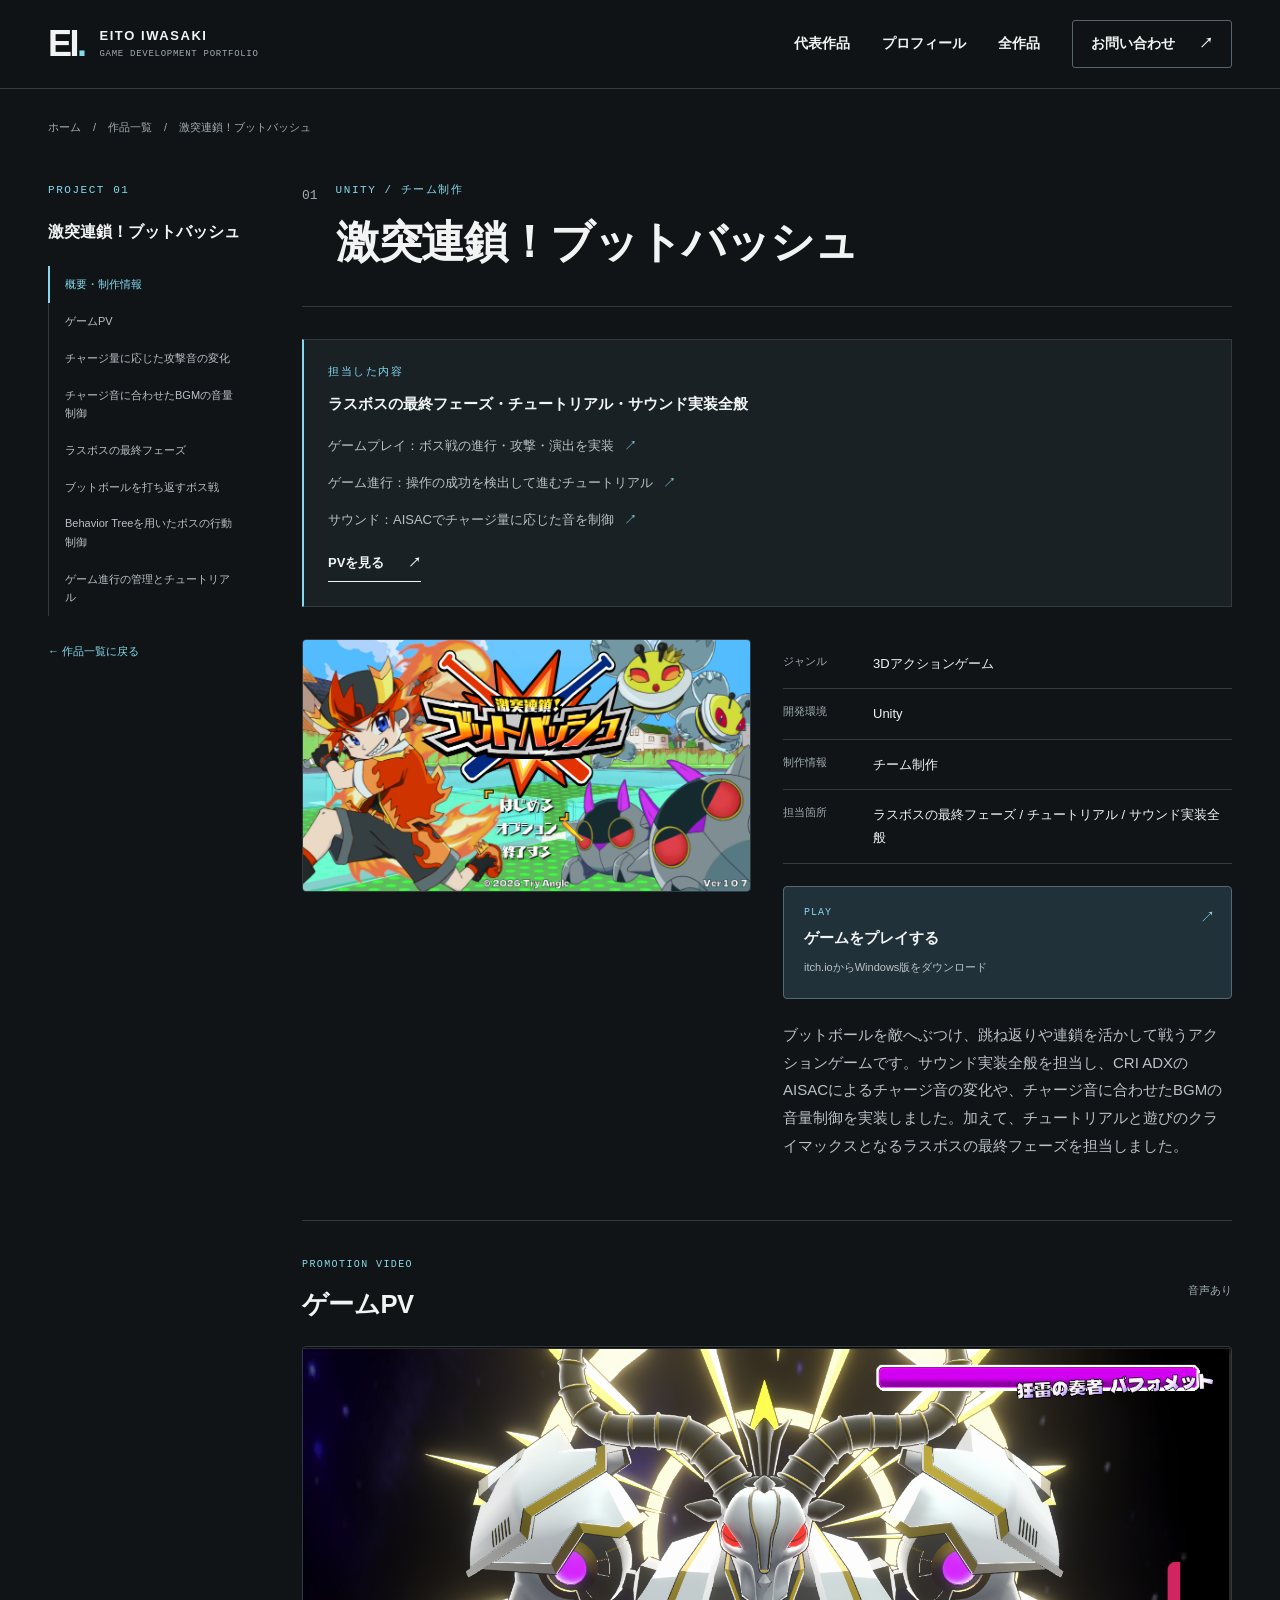
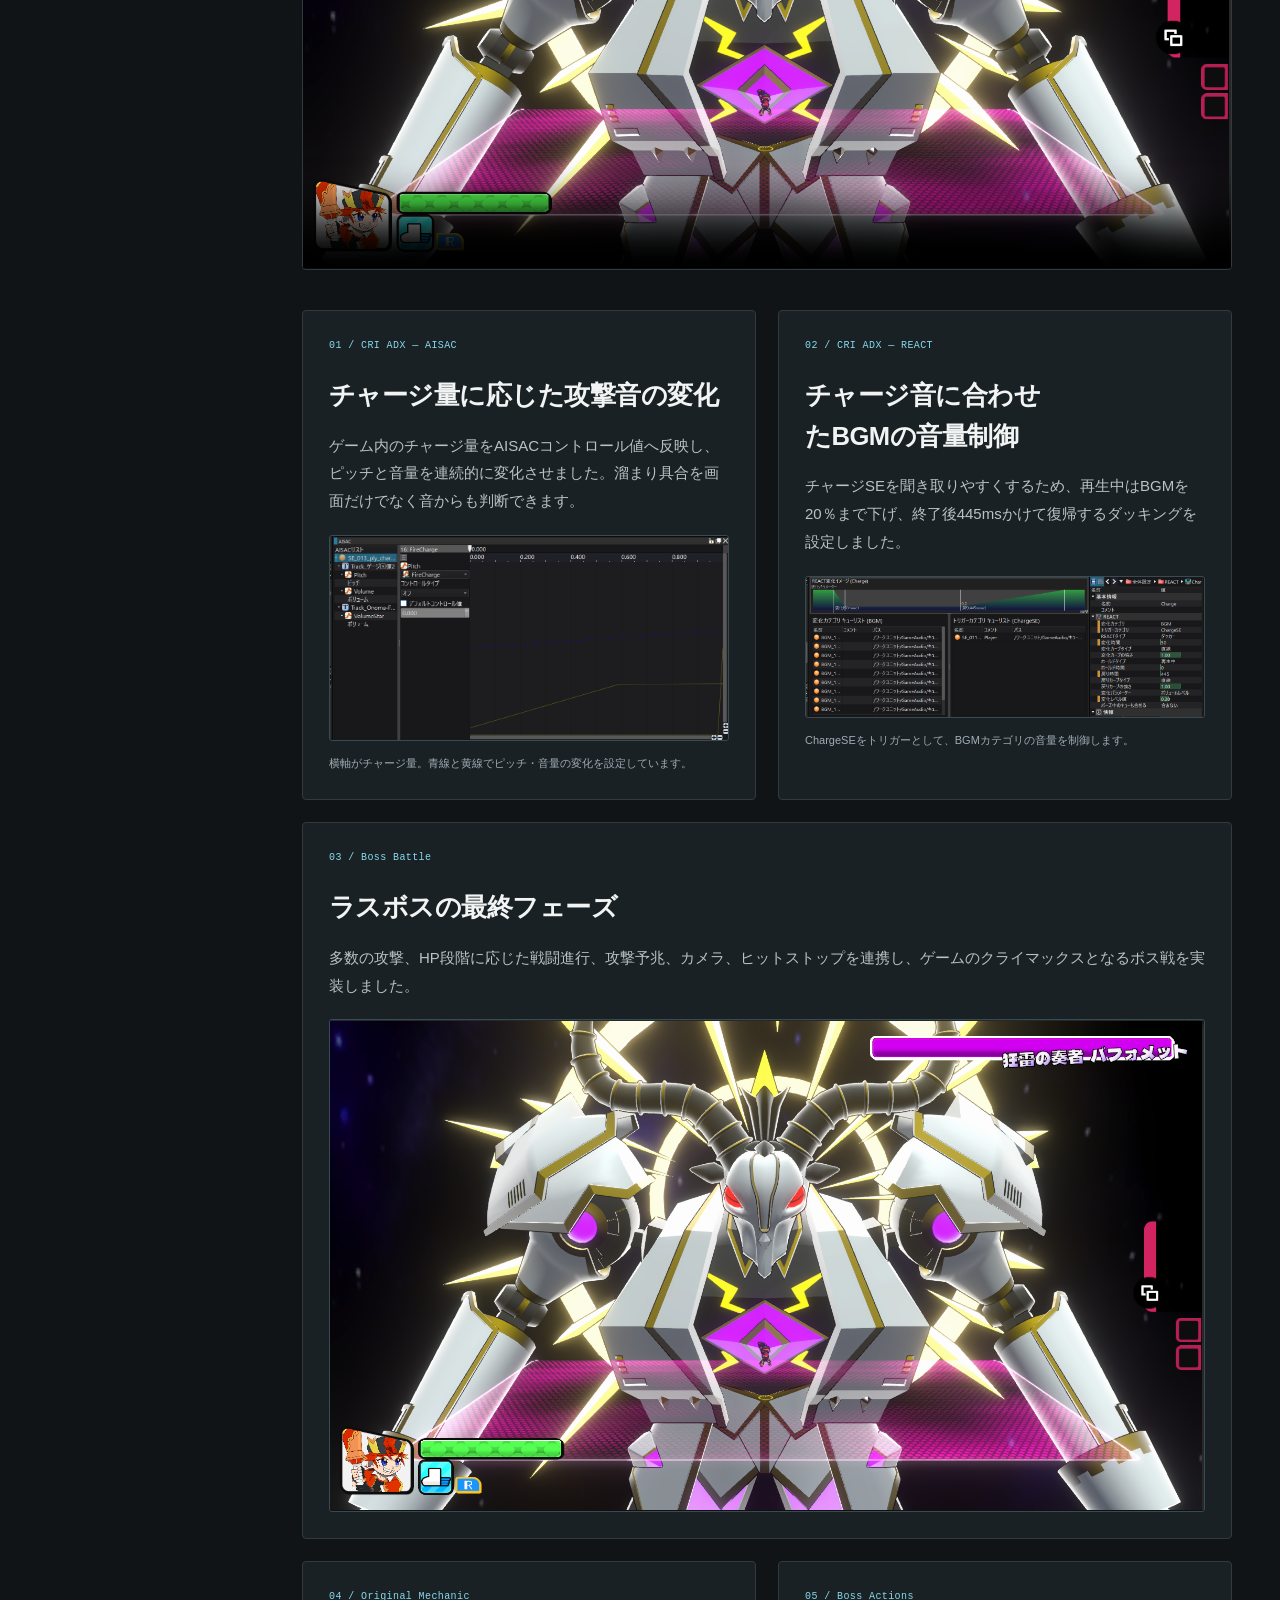
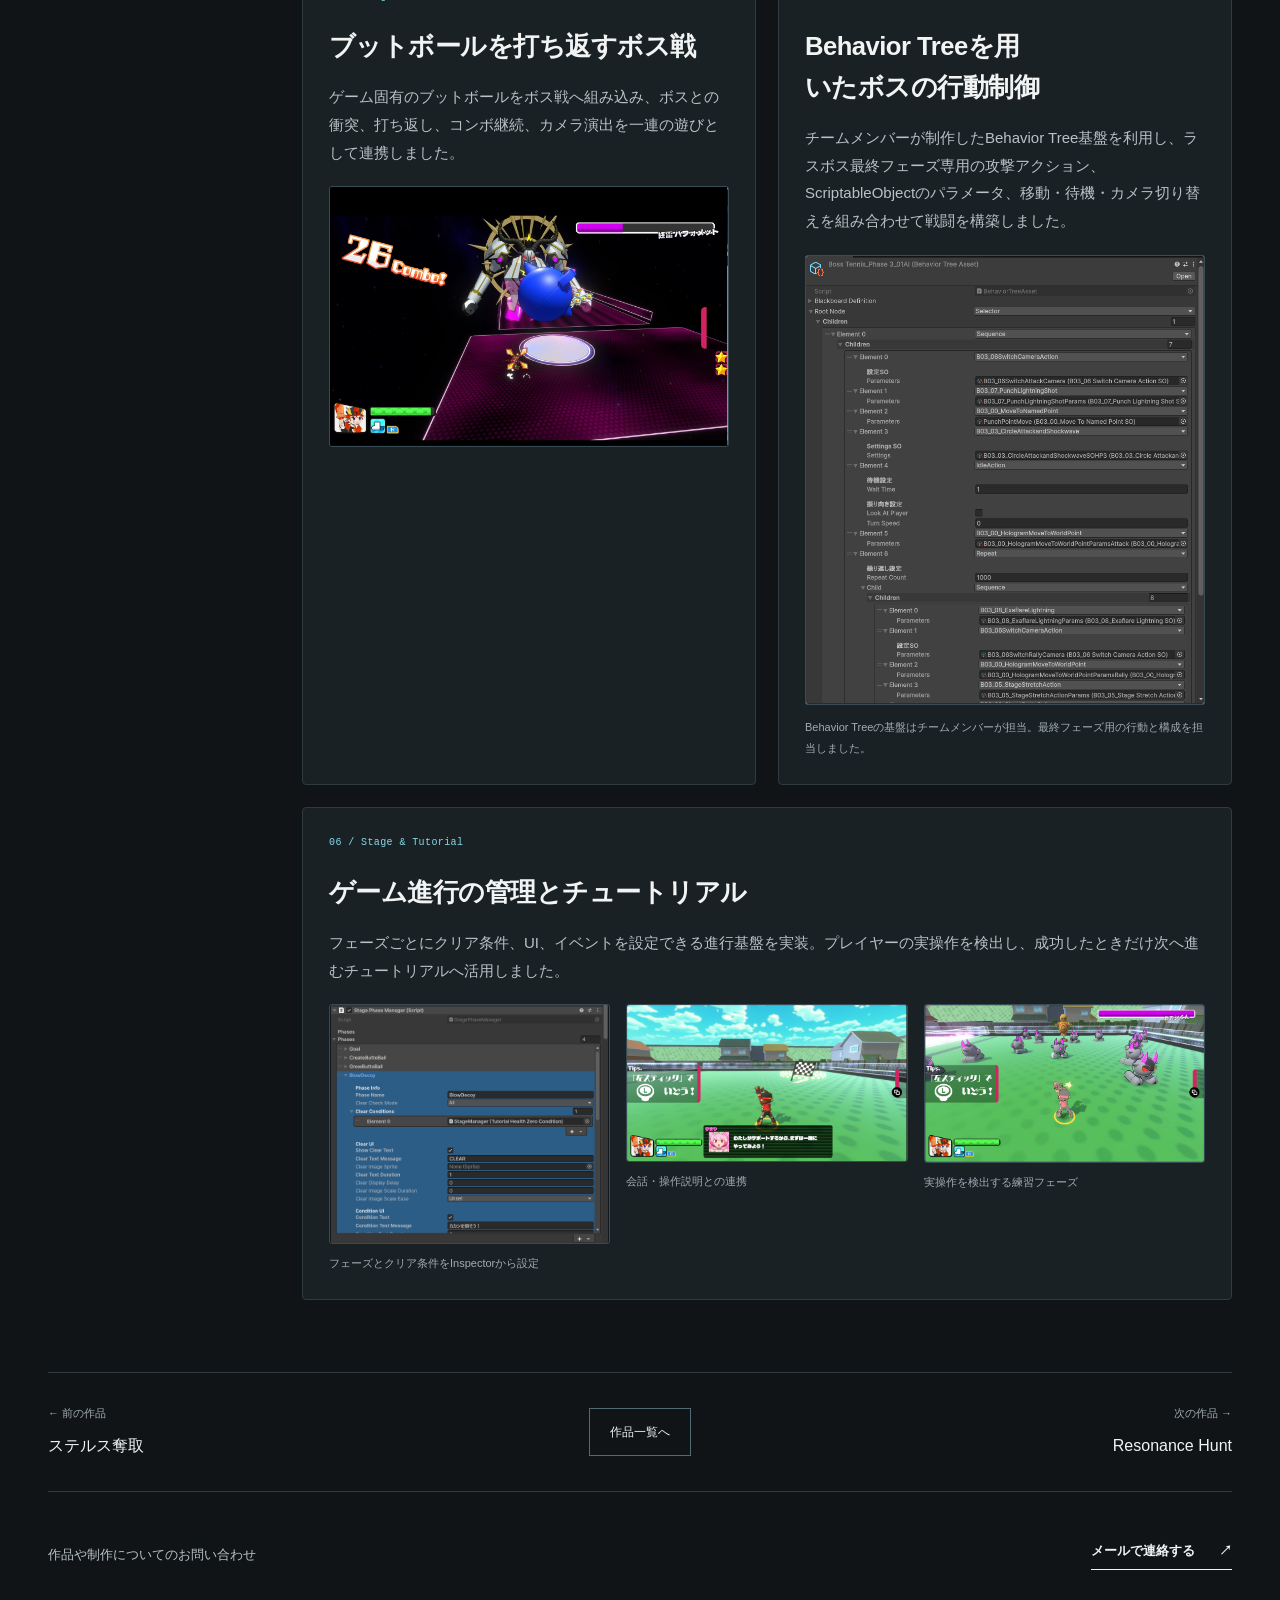
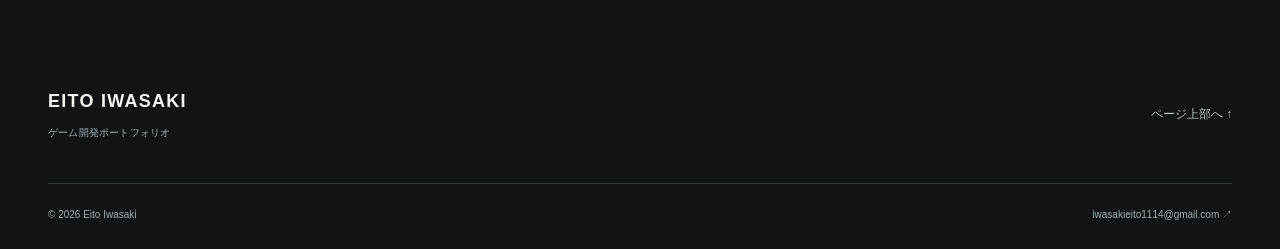
<file: works/butto-bash.html>
<!DOCTYPE html>
<html lang="ja">
<head>
<meta charset="UTF-8">
<meta name="viewport" content="width=device-width, initial-scale=1">
<meta name="referrer" content="strict-origin-when-cross-origin">
<meta name="color-scheme" content="dark">
<title>激突連鎖！ブットバッシュ | 岩崎 瑛斗のポートフォリオ</title>
<meta name="description" content="ラスボスの最終フェーズ・チュートリアル・サウンド実装全般を担当。">
<meta name="theme-color" content="#101416">
<link rel="icon" href="../assets/favicon.svg" type="image/svg+xml">
<link rel="stylesheet" href="../style.css?v=20261108-1">
<script src="../site.js?v=20261012-6" defer>
</script>
<noscript>
<style>
.site-header{position:static}
.header-inner{flex-wrap:wrap;padding-block:12px;gap:12px 20px}
.menu-toggle{display:none}
.youtube-embed{display:none}
.global-nav{display:flex;position:static;flex-direction:row;flex-wrap:wrap;padding:0;gap:8px 20px;border:0;max-height:none;box-shadow:none;background:transparent}
.global-nav a{padding:8px 0;border:0}
.global-nav .nav-contact{margin:0;padding:8px 12px}
</style>
</noscript>
</head>
<body id="top" class="detail-page">
<a class="skip-link" href="#main">本文へスキップ</a>
    <header class="site-header">
<div class="header-inner">
      <a class="brand" href="../index.html" aria-label="岩崎瑛斗 ポートフォリオ トップ">
<span class="brand-mark">EI<span>.</span>
</span>
<span class="brand-name">EITO IWASAKI<small>GAME DEVELOPMENT PORTFOLIO</small>
</span>
</a>
      <button class="menu-toggle" type="button" aria-label="メニュー" aria-expanded="false" aria-controls="global-nav">
<span>メニュー</span>
<span class="menu-icon" aria-hidden="true">
</span>
</button>
      <nav id="global-nav" class="global-nav" aria-label="メインナビゲーション">
<a href="../index.html#selected">代表作品</a>
<a href="../index.html#profile">プロフィール</a>
<a href="../index.html#works">全作品</a>
<a class="nav-contact" href="../index.html#contact">お問い合わせ <span aria-hidden="true">↗</span></a>
</nav>
</div>
</header>
<main id="main" class="section-shell detail-shell">
<nav class="breadcrumb" aria-label="パンくずリスト">
<a href="../index.html">ホーム</a>
<span aria-hidden="true">/</span>
<a href="../index.html#works">作品一覧</a>
<span aria-hidden="true">/</span>
<span aria-current="page">激突連鎖！ブットバッシュ</span>
</nav>
<div class="detail-layout">
<aside class="project-sidebar">
<p class="section-kicker">Project 01</p>
<p class="sidebar-title">激突連鎖！ブットバッシュ</p>
<nav class="project-toc" aria-label="この作品の目次">
<a href="#butto-bash">概要・制作情報</a>
<a href="#part-1">ゲームPV</a>
<a href="#part-6">チャージ量に応じた攻撃音の変化</a>
<a href="#part-7">チャージ音に合わせたBGMの音量制御</a>
<a href="#part-2">ラスボスの最終フェーズ</a>
<a href="#part-3">ブットボールを打ち返すボス戦</a>
<a href="#part-4">Behavior Treeを用いたボスの行動制御</a>
<a href="#part-5">ゲーム進行の管理とチュートリアル</a>
</nav>
<a class="sidebar-back" href="../index.html#works">← 作品一覧に戻る</a>
</aside>
<article id="butto-bash" class="project-detail">
        <div class="project-title-row">
          <span class="project-no">01</span>
          <div>
            <p class="section-kicker">Unity / チーム制作</p>
            <h1>激突連鎖！ブットバッシュ</h1>
          </div>
        </div>
<div class="project-overview" aria-label="担当範囲と実装の要点">
<p class="section-kicker">担当した内容</p>
<p class="overview-role">ラスボスの最終フェーズ・チュートリアル・サウンド実装全般</p>
<ul class="overview-points"><li><a href="#part-2">ゲームプレイ：ボス戦の進行・攻撃・演出を実装 <span aria-hidden="true">↗</span></a></li><li><a href="#part-5">ゲーム進行：操作の成功を検出して進むチュートリアル <span aria-hidden="true">↗</span></a></li><li><a href="#part-6">サウンド：AISACでチャージ量に応じた音を制御 <span aria-hidden="true">↗</span></a></li></ul>
<a class="text-link overview-preview" href="#part-1">PVを見る</a>
</div>

        <div class="project-layout butto-intro">
          <img loading="lazy" class="project-main-img butto-key-visual" src="../assets/images/work-butto-bash.png" alt="激突連鎖！ブットバッシュのキービジュアル" width="1920" height="1078"/>
          <div class="project-copy">
            <dl class="spec-list">
              <div>
<dt>ジャンル</dt>
<dd>3Dアクションゲーム</dd>
</div>
              <div>
<dt>開発環境</dt>
<dd>Unity</dd>
</div>
              <div>
<dt>制作情報</dt>
<dd>チーム制作</dd>
</div>
              <div>
<dt>担当箇所</dt>
<dd>ラスボスの最終フェーズ / チュートリアル / サウンド実装全般</dd>
</div>
            </dl>
            <div class="project-actions one-action">
              <a class="action-card action-play" href="https://ushi34.itch.io/butto-bash" target="_blank" rel="noopener">
                <span class="action-eyebrow">Play</span>
                <strong>ゲームをプレイする</strong>
                <span class="action-meta">itch.ioからWindows版をダウンロード</span>
              </a>
            </div>
            <p>
              ブットボールを敵へぶつけ、跳ね返りや連鎖を活かして戦うアクションゲームです。サウンド実装全般を担当し、CRI ADXのAISACによるチャージ音の変化や、チャージ音に合わせたBGMの音量制御を実装しました。加えて、チュートリアルと遊びのクライマックスとなるラスボスの最終フェーズを担当しました。
            </p>
          </div>
        </div>

        <div class="subsection pv-section">
          <div class="subsection-heading-row">
            <div>
              <p class="section-kicker">Promotion Video</p>
              <h2 id="part-1">ゲームPV</h2>
            </div>
            <span class="media-note">音声あり</span>
          </div>
          <video poster="../assets/images/butto-boss-main.png" class="project-video" controls preload="none" playsinline>
            <source src="../assets/videos/butto-bash-pv-web.mp4" type="video/mp4" />
            お使いのブラウザは動画再生に対応していません。
          </video>
        </div>

        <div class="feature-grid butto-features">
<article class="feature-card">
            <p class="feature-label">01 / CRI ADX — AISAC</p>
            <h2 id="part-6">チャージ量に応じた攻撃音の変化</h2>
            <p>ゲーム内のチャージ量をAISACコントロール値へ反映し、ピッチと音量を連続的に変化させました。溜まり具合を画面だけでなく音からも判断できます。</p>
            <img loading="lazy" class="feature-media" src="../assets/images/butto-cri-aisac.png" alt="チャージ量に応じてピッチと音量を変化させるAISACグラフ" width="1076" height="551"/>
            <p class="media-caption">横軸がチャージ量。青線と黄線でピッチ・音量の変化を設定しています。</p>
          </article>

<article class="feature-card">
            <p class="feature-label">02 / CRI ADX — REACT</p>
            <h2 id="part-7">チャージ音に合わせたBGMの音量制御</h2>
            <p>チャージSEを聞き取りやすくするため、再生中はBGMを20％まで下げ、終了後445msかけて復帰するダッキングを設定しました。</p>
            <img loading="lazy" class="feature-media" src="../assets/images/butto-cri-react.png" alt="チャージSEをトリガーにBGMを下げるREACT設定" width="1326" height="468"/>
            <p class="media-caption">ChargeSEをトリガーとして、BGMカテゴリの音量を制御します。</p>
          </article>

<article class="feature-card wide butto-feature-hero">
            <p class="feature-label">03 / Boss Battle</p>
            <h2 id="part-2">ラスボスの最終フェーズ</h2>
            <p>多数の攻撃、HP段階に応じた戦闘進行、攻撃予兆、カメラ、ヒットストップを連携し、ゲームのクライマックスとなるボス戦を実装しました。</p>
            <img loading="lazy" class="feature-media" src="../assets/images/butto-boss-main.png" alt="巨大なラスボスと対峙する最終フェーズのゲーム画面" width="1667" height="936"/>
          </article>

<article class="feature-card">
            <p class="feature-label">04 / Original Mechanic</p>
            <h2 id="part-3">ブットボールを打ち返すボス戦</h2>
            <p>ゲーム固有のブットボールをボス戦へ組み込み、ボスとの衝突、打ち返し、コンボ継続、カメラ演出を一連の遊びとして連携しました。</p>
            <img loading="lazy" class="feature-media" src="../assets/images/butto-boss-rally.png" alt="ブットボールをボスへ打ち返してコンボをつなぐ場面" width="1432" height="930"/>
          </article>

<article class="feature-card">
            <p class="feature-label">05 / Boss Actions</p>
            <h2 id="part-4">Behavior Treeを用いたボスの行動制御</h2>
            <p>チームメンバーが制作したBehavior Tree基盤を利用し、ラスボス最終フェーズ専用の攻撃アクション、ScriptableObjectのパラメータ、移動・待機・カメラ切り替えを組み合わせて戦闘を構築しました。</p>
            <img loading="lazy" class="feature-media feature-media-tall" src="../assets/images/butto-behavior-tree.png" alt="ラスボス最終フェーズ専用のアクションを組み合わせたBehavior Tree設定" width="785" height="884"/>
            <p class="media-caption">Behavior Treeの基盤はチームメンバーが担当。最終フェーズ用の行動と構成を担当しました。</p>
          </article>

<article class="feature-card wide">
            <p class="feature-label">06 / Stage &amp; Tutorial</p>
            <h2 id="part-5">ゲーム進行の管理とチュートリアル</h2>
            <p>フェーズごとにクリア条件、UI、イベントを設定できる進行基盤を実装。プレイヤーの実操作を検出し、成功したときだけ次へ進むチュートリアルへ活用しました。</p>
            <div class="butto-stage-gallery">
              <figure>
<img loading="lazy" src="../assets/images/butto-stage-phase-manager.png" alt="StagePhaseManagerでチュートリアルのフェーズを設定するInspector" width="692" height="594"/>
<figcaption>フェーズとクリア条件をInspectorから設定</figcaption>
</figure>
              <figure>
<img loading="lazy" src="../assets/images/butto-tutorial-guide.png" alt="会話と操作説明を表示するチュートリアル画面" width="1669" height="929"/>
<figcaption>会話・操作説明との連携</figcaption>
</figure>
              <figure>
<img loading="lazy" src="../assets/images/butto-tutorial-practice.png" alt="複数の敵を使って操作を練習するチュートリアル画面" width="1667" height="934"/>
<figcaption>実操作を検出する練習フェーズ</figcaption>
</figure>
            </div>
          </article>
        </div>
      </article>
</div>
<nav class="project-pagination" aria-label="他の作品へ">
<a href="stealth.html">
<span>← 前の作品</span>
<strong>ステルス奪取</strong>
</a>
<a href="../index.html#works" class="pagination-all">作品一覧へ</a>
<a href="resonance-hunt.html">
<span>次の作品 →</span>
<strong>Resonance Hunt</strong>
</a>
</nav>
<div class="detail-contact">
<p>作品や制作についてのお問い合わせ</p>
<a class="text-link" href="mailto:iwasakieito1114@gmail.com">メールで連絡する</a>
</div>
</main>
<footer class="site-footer">
<div class="footer-top">
<a class="footer-brand" href="../index.html">EITO IWASAKI<span>ゲーム開発ポートフォリオ</span>
</a>
<a class="back-top" href="#top">ページ上部へ ↑</a>
</div>
<div class="footer-bottom">
<small>© 2026 Eito Iwasaki</small>
<a href="mailto:iwasakieito1114@gmail.com">iwasakieito1114@gmail.com ↗</a>
</div>
</footer>
<dialog class="image-lightbox" aria-label="画像の拡大表示">
<button class="lightbox-close" type="button" aria-label="画像を閉じる">×</button>
<img alt="">
<p class="lightbox-caption">
</p>
</dialog>
</body>
</html>
</file>
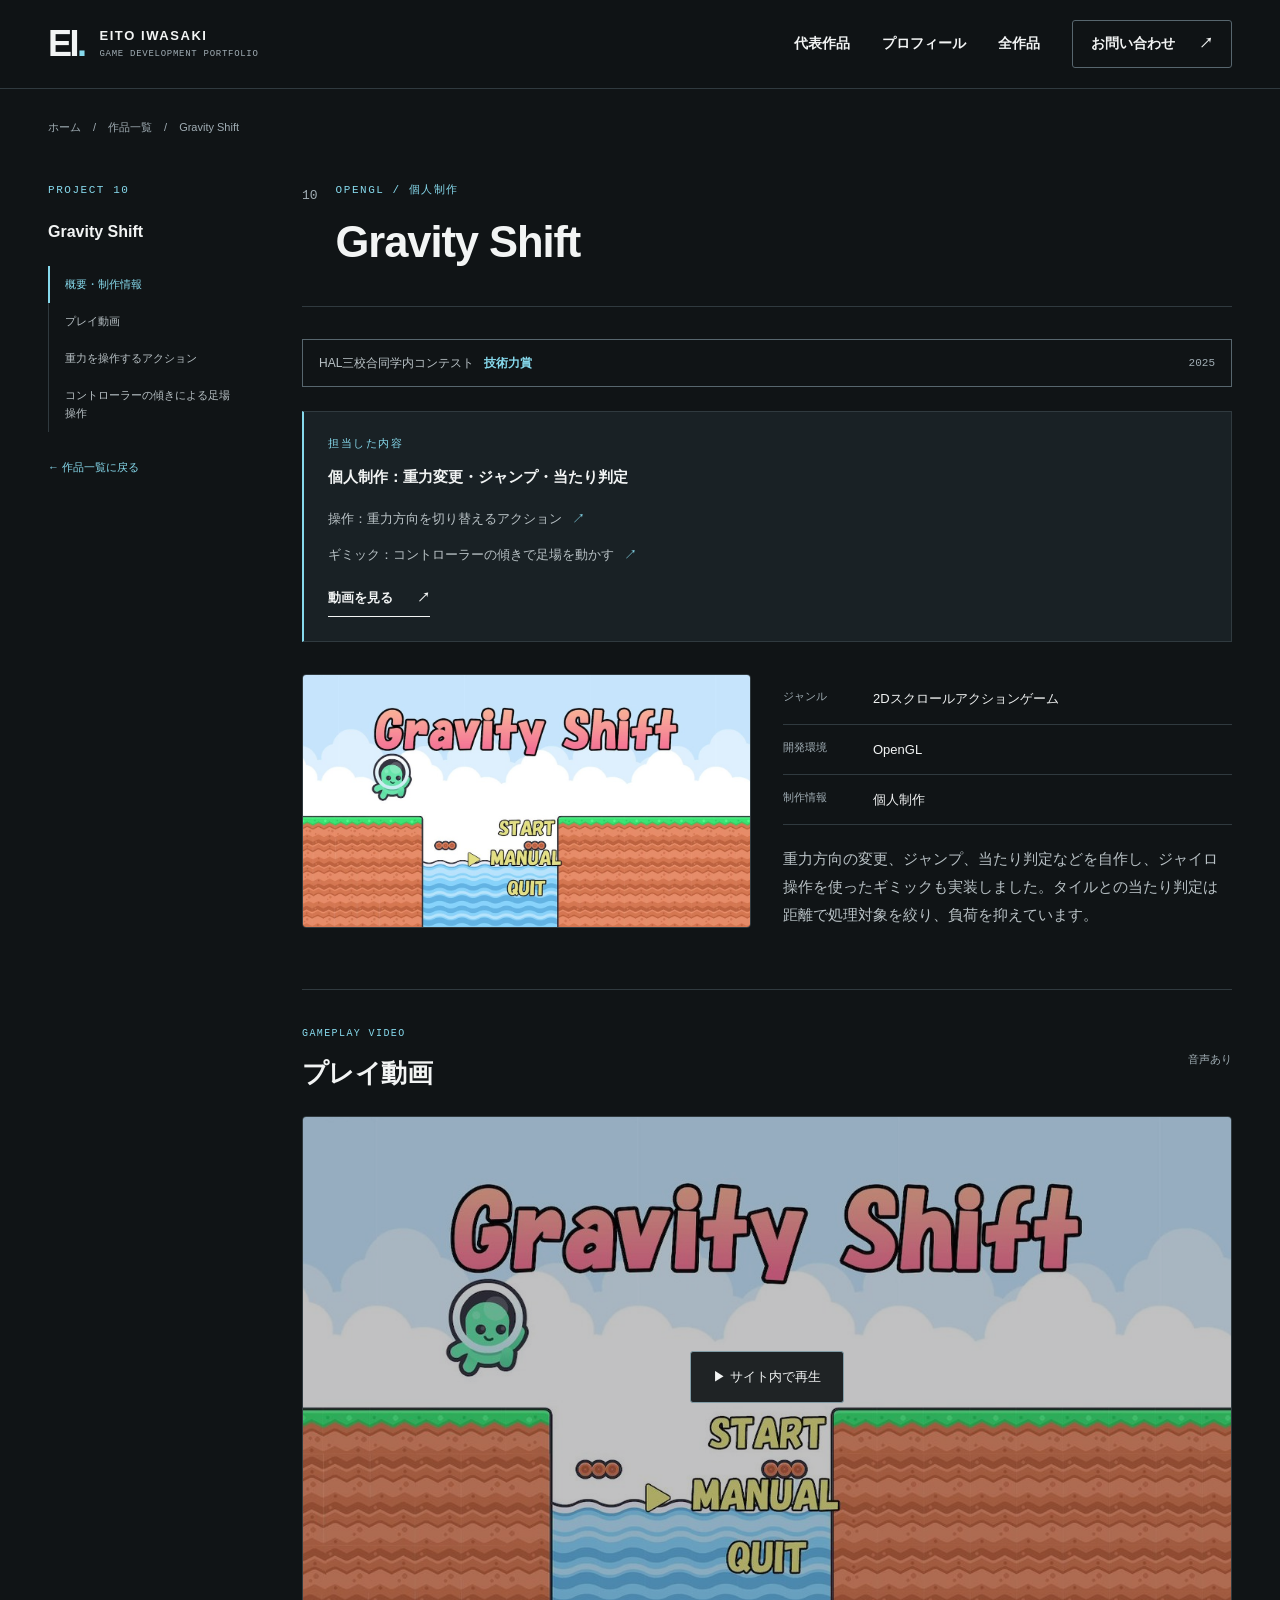
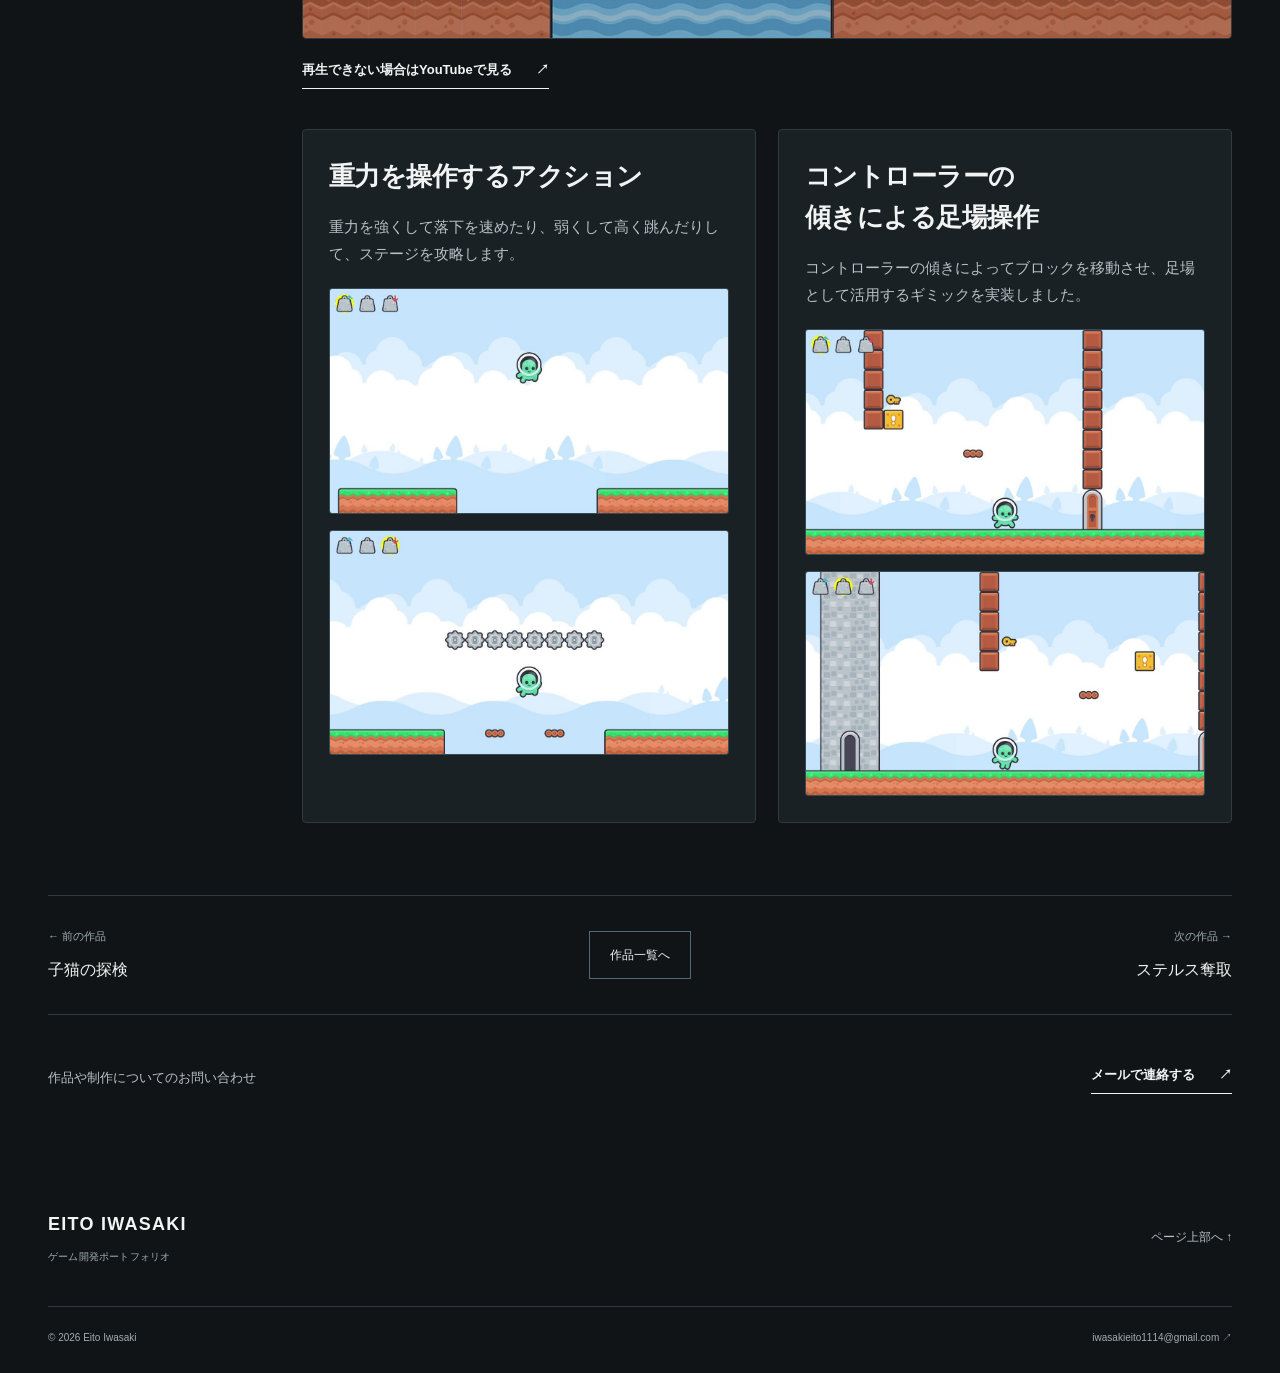
<file: works/gravity.html>
<!DOCTYPE html>
<html lang="ja">
<head>
<meta charset="UTF-8">
<meta name="viewport" content="width=device-width, initial-scale=1">
<meta name="referrer" content="strict-origin-when-cross-origin">
<meta name="color-scheme" content="dark">
<title>Gravity Shift | 岩崎 瑛斗のポートフォリオ</title>
<meta name="description" content="重力方向を変えて進む2Dアクション。ジャンプ・当たり判定・ジャイロギミックを実装。">
<meta name="theme-color" content="#101416">
<link rel="icon" href="../assets/favicon.svg" type="image/svg+xml">
<link rel="stylesheet" href="../style.css?v=20261108-1">
<script src="../site.js?v=20261012-6" defer>
</script>
<noscript>
<style>
.site-header{position:static}
.header-inner{flex-wrap:wrap;padding-block:12px;gap:12px 20px}
.menu-toggle{display:none}
.youtube-embed{display:none}
.global-nav{display:flex;position:static;flex-direction:row;flex-wrap:wrap;padding:0;gap:8px 20px;border:0;max-height:none;box-shadow:none;background:transparent}
.global-nav a{padding:8px 0;border:0}
.global-nav .nav-contact{margin:0;padding:8px 12px}
</style>
</noscript>
</head>
<body id="top" class="detail-page">
<a class="skip-link" href="#main">本文へスキップ</a>
    <header class="site-header">
<div class="header-inner">
      <a class="brand" href="../index.html" aria-label="岩崎瑛斗 ポートフォリオ トップ">
<span class="brand-mark">EI<span>.</span>
</span>
<span class="brand-name">EITO IWASAKI<small>GAME DEVELOPMENT PORTFOLIO</small>
</span>
</a>
      <button class="menu-toggle" type="button" aria-label="メニュー" aria-expanded="false" aria-controls="global-nav">
<span>メニュー</span>
<span class="menu-icon" aria-hidden="true">
</span>
</button>
      <nav id="global-nav" class="global-nav" aria-label="メインナビゲーション">
<a href="../index.html#selected">代表作品</a>
<a href="../index.html#profile">プロフィール</a>
<a href="../index.html#works">全作品</a>
<a class="nav-contact" href="../index.html#contact">お問い合わせ <span aria-hidden="true">↗</span></a>
</nav>
</div>
</header>
<main id="main" class="section-shell detail-shell">
<nav class="breadcrumb" aria-label="パンくずリスト">
<a href="../index.html">ホーム</a>
<span aria-hidden="true">/</span>
<a href="../index.html#works">作品一覧</a>
<span aria-hidden="true">/</span>
<span aria-current="page">Gravity Shift</span>
</nav>
<div class="detail-layout">
<aside class="project-sidebar">
<p class="section-kicker">Project 10</p>
<p class="sidebar-title">Gravity Shift</p>
<nav class="project-toc" aria-label="この作品の目次">
<a href="#gravity">概要・制作情報</a>
<a href="#part-1">プレイ動画</a>
<a href="#part-2">重力を操作するアクション</a>
<a href="#part-3">コントローラーの傾きによる足場操作</a>
</nav>
<a class="sidebar-back" href="../index.html#works">← 作品一覧に戻る</a>
</aside>
<article id="gravity" class="project-detail">
        <div class="project-title-row">
          <span class="project-no">10</span>
          <div>
            <p class="section-kicker">OpenGL / 個人制作</p>
            <h1>Gravity Shift</h1>
          </div>
        </div>
<p class="project-recognition">HAL三校合同学内コンテスト <strong>技術力賞</strong><span>2025</span></p>
<div class="project-overview" aria-label="担当範囲と実装の要点">
<p class="section-kicker">担当した内容</p>
<p class="overview-role">個人制作：重力変更・ジャンプ・当たり判定</p>
<ul class="overview-points"><li><a href="#part-2">操作：重力方向を切り替えるアクション <span aria-hidden="true">↗</span></a></li><li><a href="#part-3">ギミック：コントローラーの傾きで足場を動かす <span aria-hidden="true">↗</span></a></li></ul>
<a class="text-link overview-preview" href="#part-1">動画を見る</a>
</div>
        <div class="project-layout">
          <img loading="lazy" class="project-main-img" src="../assets/images/work-gravity.jpg" alt="Gravity Shiftのタイトル画面" width="1200" height="675"/>
          <div class="project-copy">
            <dl class="spec-list">
              <div>
<dt>ジャンル</dt>
<dd>2Dスクロールアクションゲーム</dd>
</div>
              <div>
<dt>開発環境</dt>
<dd>OpenGL</dd>
</div>
              <div>
<dt>制作情報</dt>
<dd>個人制作</dd>
</div>
            </dl>
            <p>重力方向の変更、ジャンプ、当たり判定などを自作し、ジャイロ操作を使ったギミックも実装しました。タイルとの当たり判定は距離で処理対象を絞り、負荷を抑えています。</p>
          </div>
        </div>

        <div class="subsection pv-section">
          <div class="subsection-heading-row">
            <div>
              <p class="section-kicker">Gameplay Video</p>
              <h2 id="part-1">プレイ動画</h2>
            </div>
            <span class="media-note">音声あり</span>
          </div>
          <div class="youtube-embed" data-video-id="YCLIhrA95pY" data-video-title="Gravity Shift プレイ動画">
            <button class="youtube-start" type="button" aria-label="Gravity Shift プレイ動画をサイト内で再生">
              <img src="../assets/images/work-gravity.jpg" alt="" loading="lazy" width="1200" height="675"/>
              <span class="youtube-start-label">
<span aria-hidden="true">▶</span> サイト内で再生</span>
            </button>
            <p class="youtube-status" role="status" hidden>
</p>
          </div>
                <a class="text-link" href="https://www.youtube.com/watch?v=YCLIhrA95pY" target="_blank" rel="noopener">再生できない場合はYouTubeで見る</a>
        </div>
        <div class="feature-grid two">
          <article class="feature-card">
            <h2 id="part-2">重力を操作するアクション</h2>
            <p>重力を強くして落下を速めたり、弱くして高く跳んだりして、ステージを攻略します。</p>
            <div class="image-pair compact">
              <img loading="lazy" src="../assets/images/gravity-flow-1.jpg" alt="重力を強くして進む画面" width="1100" height="618"/>
              <img loading="lazy" src="../assets/images/gravity-flow-2.jpg" alt="重力を弱くして高く飛ぶ画面" width="1100" height="618"/>
            </div>
          </article>
          <article class="feature-card">
            <h2 id="part-3">コントローラーの傾きによる足場操作</h2>
            <p>コントローラーの傾きによってブロックを移動させ、足場として活用するギミックを実装しました。</p>
            <div class="image-pair compact">
              <img loading="lazy" src="../assets/images/gravity-gyro-1.jpg" alt="ジャイロギミックのブロック" width="1100" height="618"/>
              <img loading="lazy" src="../assets/images/gravity-gyro-2.jpg" alt="コントローラーを傾けてブロックを移動する画面" width="1100" height="618"/>
            </div>
          </article>
        </div>
      </article>
</div>
<nav class="project-pagination" aria-label="他の作品へ">
<a href="kitten.html">
<span>← 前の作品</span>
<strong>子猫の探検</strong>
</a>
<a href="../index.html#works" class="pagination-all">作品一覧へ</a>
<a href="stealth.html">
<span>次の作品 →</span>
<strong>ステルス奪取</strong>
</a>
</nav>
<div class="detail-contact">
<p>作品や制作についてのお問い合わせ</p>
<a class="text-link" href="mailto:iwasakieito1114@gmail.com">メールで連絡する</a>
</div>
</main>
<footer class="site-footer">
<div class="footer-top">
<a class="footer-brand" href="../index.html">EITO IWASAKI<span>ゲーム開発ポートフォリオ</span>
</a>
<a class="back-top" href="#top">ページ上部へ ↑</a>
</div>
<div class="footer-bottom">
<small>© 2026 Eito Iwasaki</small>
<a href="mailto:iwasakieito1114@gmail.com">iwasakieito1114@gmail.com ↗</a>
</div>
</footer>
<dialog class="image-lightbox" aria-label="画像の拡大表示">
<button class="lightbox-close" type="button" aria-label="画像を閉じる">×</button>
<img alt="">
<p class="lightbox-caption">
</p>
</dialog>
</body>
</html>
</file>
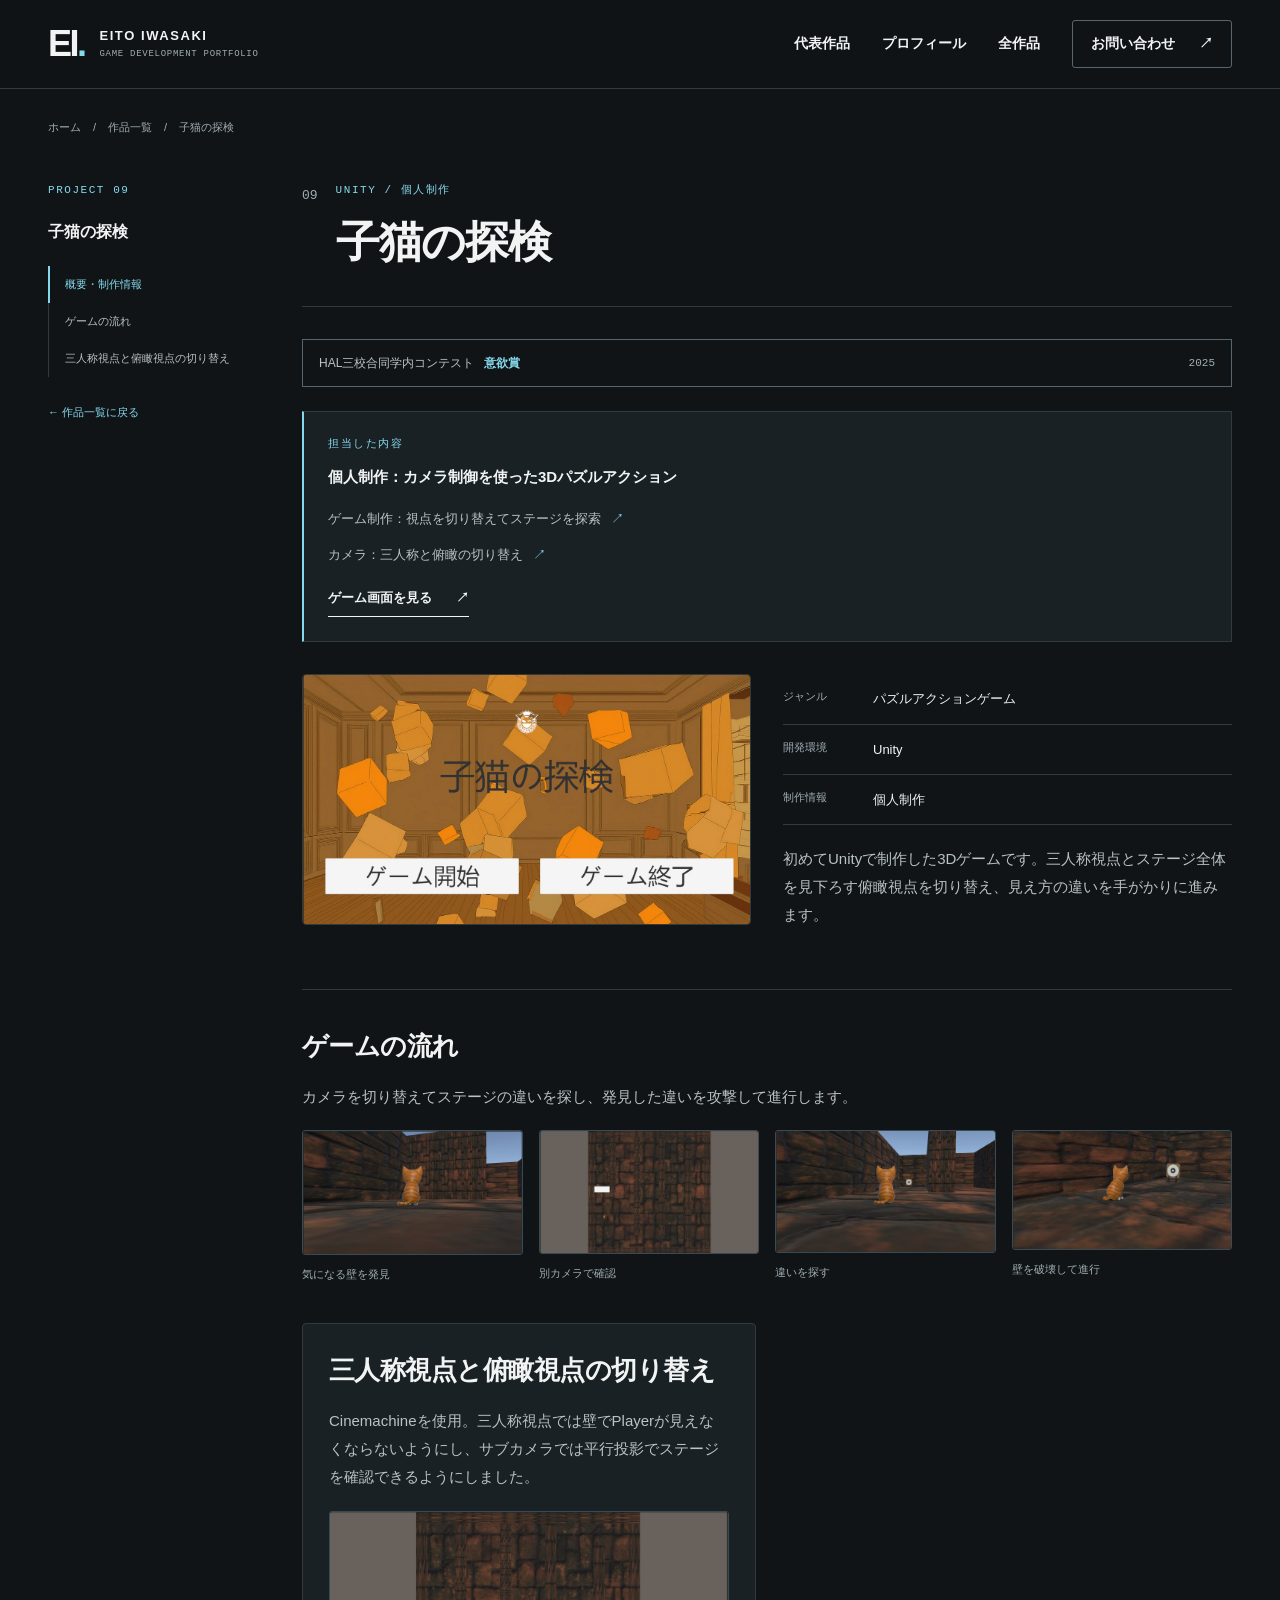
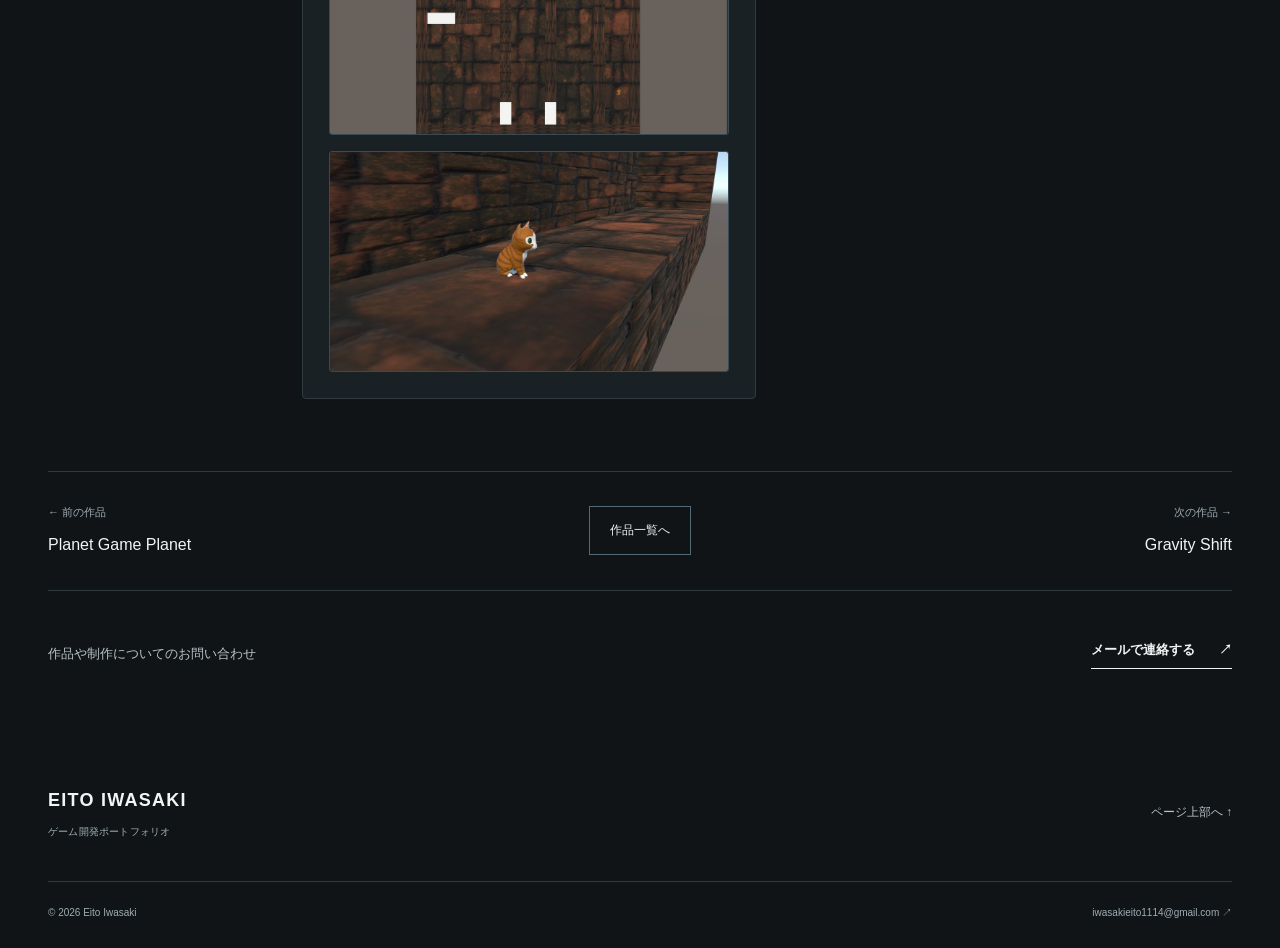
<file: works/kitten.html>
<!DOCTYPE html>
<html lang="ja">
<head>
<meta charset="UTF-8">
<meta name="viewport" content="width=device-width, initial-scale=1">
<meta name="referrer" content="strict-origin-when-cross-origin">
<meta name="color-scheme" content="dark">
<title>子猫の探検 | 岩崎 瑛斗のポートフォリオ</title>
<meta name="description" content="三人称と俯瞰視点を切り替えて進む、カメラ制御を工夫した3Dパズルアクション。">
<meta name="theme-color" content="#101416">
<link rel="icon" href="../assets/favicon.svg" type="image/svg+xml">
<link rel="stylesheet" href="../style.css?v=20261108-1">
<script src="../site.js?v=20261012-6" defer>
</script>
<noscript>
<style>
.site-header{position:static}
.header-inner{flex-wrap:wrap;padding-block:12px;gap:12px 20px}
.menu-toggle{display:none}
.youtube-embed{display:none}
.global-nav{display:flex;position:static;flex-direction:row;flex-wrap:wrap;padding:0;gap:8px 20px;border:0;max-height:none;box-shadow:none;background:transparent}
.global-nav a{padding:8px 0;border:0}
.global-nav .nav-contact{margin:0;padding:8px 12px}
</style>
</noscript>
</head>
<body id="top" class="detail-page">
<a class="skip-link" href="#main">本文へスキップ</a>
    <header class="site-header">
<div class="header-inner">
      <a class="brand" href="../index.html" aria-label="岩崎瑛斗 ポートフォリオ トップ">
<span class="brand-mark">EI<span>.</span>
</span>
<span class="brand-name">EITO IWASAKI<small>GAME DEVELOPMENT PORTFOLIO</small>
</span>
</a>
      <button class="menu-toggle" type="button" aria-label="メニュー" aria-expanded="false" aria-controls="global-nav">
<span>メニュー</span>
<span class="menu-icon" aria-hidden="true">
</span>
</button>
      <nav id="global-nav" class="global-nav" aria-label="メインナビゲーション">
<a href="../index.html#selected">代表作品</a>
<a href="../index.html#profile">プロフィール</a>
<a href="../index.html#works">全作品</a>
<a class="nav-contact" href="../index.html#contact">お問い合わせ <span aria-hidden="true">↗</span></a>
</nav>
</div>
</header>
<main id="main" class="section-shell detail-shell">
<nav class="breadcrumb" aria-label="パンくずリスト">
<a href="../index.html">ホーム</a>
<span aria-hidden="true">/</span>
<a href="../index.html#works">作品一覧</a>
<span aria-hidden="true">/</span>
<span aria-current="page">子猫の探検</span>
</nav>
<div class="detail-layout">
<aside class="project-sidebar">
<p class="section-kicker">Project 09</p>
<p class="sidebar-title">子猫の探検</p>
<nav class="project-toc" aria-label="この作品の目次">
<a href="#kitten">概要・制作情報</a>
<a href="#part-1">ゲームの流れ</a>
<a href="#part-2">三人称視点と俯瞰視点の切り替え</a>
</nav>
<a class="sidebar-back" href="../index.html#works">← 作品一覧に戻る</a>
</aside>
<article id="kitten" class="project-detail">
        <div class="project-title-row">
          <span class="project-no">09</span>
          <div>
            <p class="section-kicker">Unity / 個人制作</p>
            <h1>子猫の探検</h1>
          </div>
        </div>
<p class="project-recognition">HAL三校合同学内コンテスト <strong>意欲賞</strong><span>2025</span></p>
<div class="project-overview" aria-label="担当範囲と実装の要点">
<p class="section-kicker">担当した内容</p>
<p class="overview-role">個人制作：カメラ制御を使った3Dパズルアクション</p>
<ul class="overview-points"><li><a href="#part-1">ゲーム制作：視点を切り替えてステージを探索 <span aria-hidden="true">↗</span></a></li><li><a href="#part-2">カメラ：三人称と俯瞰の切り替え <span aria-hidden="true">↗</span></a></li></ul>
<a class="text-link overview-preview" href="#part-1">ゲーム画面を見る</a>
</div>
        <div class="project-layout">
          <img loading="lazy" class="project-main-img" src="../assets/images/work-kitten.jpg" alt="子猫の探検のタイトル画面" width="1200" height="667"/>
          <div class="project-copy">
            <dl class="spec-list">
              <div>
<dt>ジャンル</dt>
<dd>パズルアクションゲーム</dd>
</div>
              <div>
<dt>開発環境</dt>
<dd>Unity</dd>
</div>
              <div>
<dt>制作情報</dt>
<dd>個人制作</dd>
</div>
            </dl>
            <p>初めてUnityで制作した3Dゲームです。三人称視点とステージ全体を見下ろす俯瞰視点を切り替え、見え方の違いを手がかりに進みます。</p>
          </div>
        </div>
        <div class="subsection">
          <h2 id="part-1">ゲームの流れ</h2>
          <p>カメラを切り替えてステージの違いを探し、発見した違いを攻撃して進行します。</p>
          <div class="image-grid four">
            <figure>
<img loading="lazy" src="../assets/images/kitten-flow-1.jpg" alt="気になる壁を発見する場面" width="1100" height="616"/>
<figcaption>気になる壁を発見</figcaption>
</figure>
            <figure>
<img loading="lazy" src="../assets/images/kitten-flow-2.jpg" alt="平行投影で確認する場面" width="1100" height="615"/>
<figcaption>別カメラで確認</figcaption>
</figure>
            <figure>
<img loading="lazy" src="../assets/images/kitten-flow-3.jpg" alt="カメラ切り替えで確認する場面" width="1100" height="609"/>
<figcaption>違いを探す</figcaption>
</figure>
            <figure>
<img loading="lazy" src="../assets/images/kitten-flow-4.jpg" alt="壁を破壊する場面" width="1100" height="593"/>
<figcaption>壁を破壊して進行</figcaption>
</figure>
          </div>
        </div>
        <div class="feature-grid two">
          <article class="feature-card">
            <h2 id="part-2">三人称視点と俯瞰視点の切り替え</h2>
            <p>Cinemachineを使用。三人称視点では壁でPlayerが見えなくならないようにし、サブカメラでは平行投影でステージを確認できるようにしました。</p>
            <div class="image-pair compact">
              <img loading="lazy" src="../assets/images/kitten-camera-1.jpg" alt="壁を非表示にしてPlayerを見える状態にする画面" width="1100" height="614"/>
              <img loading="lazy" src="../assets/images/kitten-camera-2.jpg" alt="平行投影でステージを見る画面" width="1100" height="605"/>
            </div>
          </article>
        </div>
      </article>
</div>
<nav class="project-pagination" aria-label="他の作品へ">
<a href="planet.html">
<span>← 前の作品</span>
<strong>Planet Game Planet</strong>
</a>
<a href="../index.html#works" class="pagination-all">作品一覧へ</a>
<a href="gravity.html">
<span>次の作品 →</span>
<strong>Gravity Shift</strong>
</a>
</nav>
<div class="detail-contact">
<p>作品や制作についてのお問い合わせ</p>
<a class="text-link" href="mailto:iwasakieito1114@gmail.com">メールで連絡する</a>
</div>
</main>
<footer class="site-footer">
<div class="footer-top">
<a class="footer-brand" href="../index.html">EITO IWASAKI<span>ゲーム開発ポートフォリオ</span>
</a>
<a class="back-top" href="#top">ページ上部へ ↑</a>
</div>
<div class="footer-bottom">
<small>© 2026 Eito Iwasaki</small>
<a href="mailto:iwasakieito1114@gmail.com">iwasakieito1114@gmail.com ↗</a>
</div>
</footer>
<dialog class="image-lightbox" aria-label="画像の拡大表示">
<button class="lightbox-close" type="button" aria-label="画像を閉じる">×</button>
<img alt="">
<p class="lightbox-caption">
</p>
</dialog>
</body>
</html>
</file>
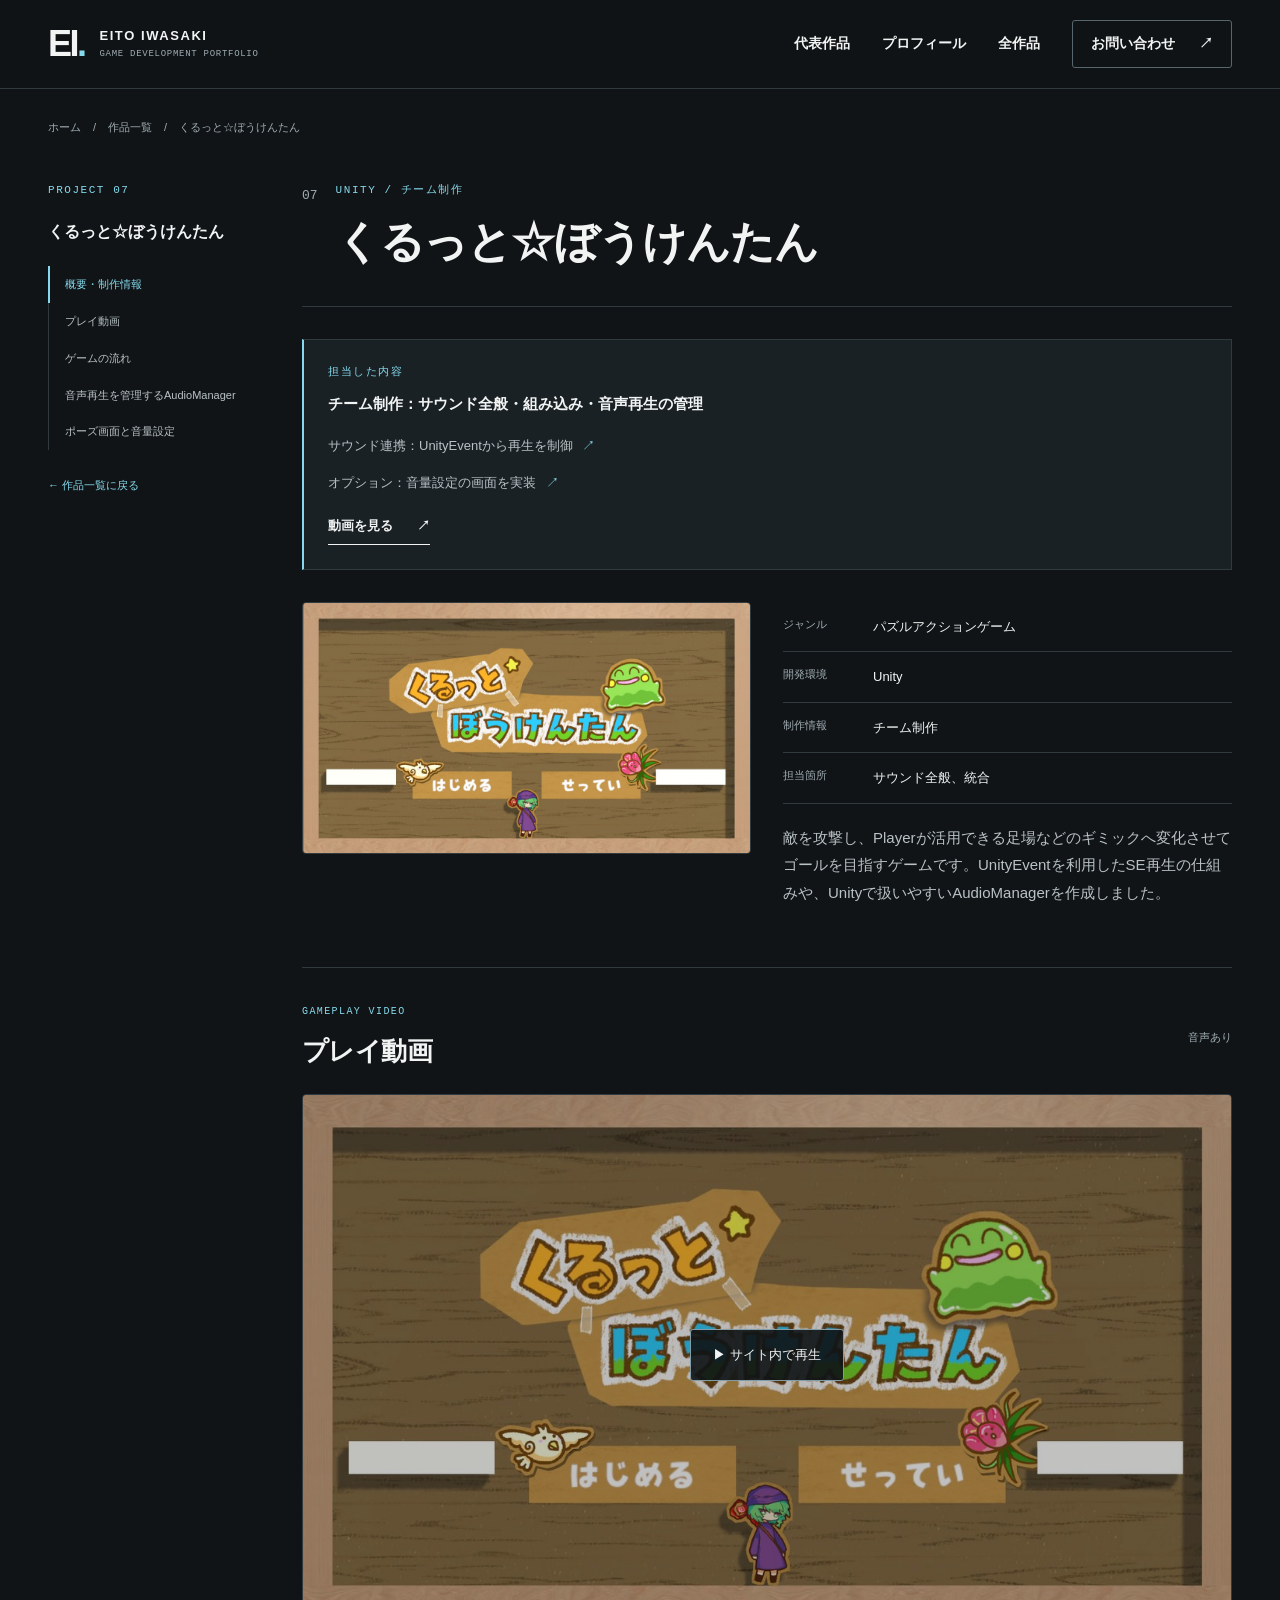
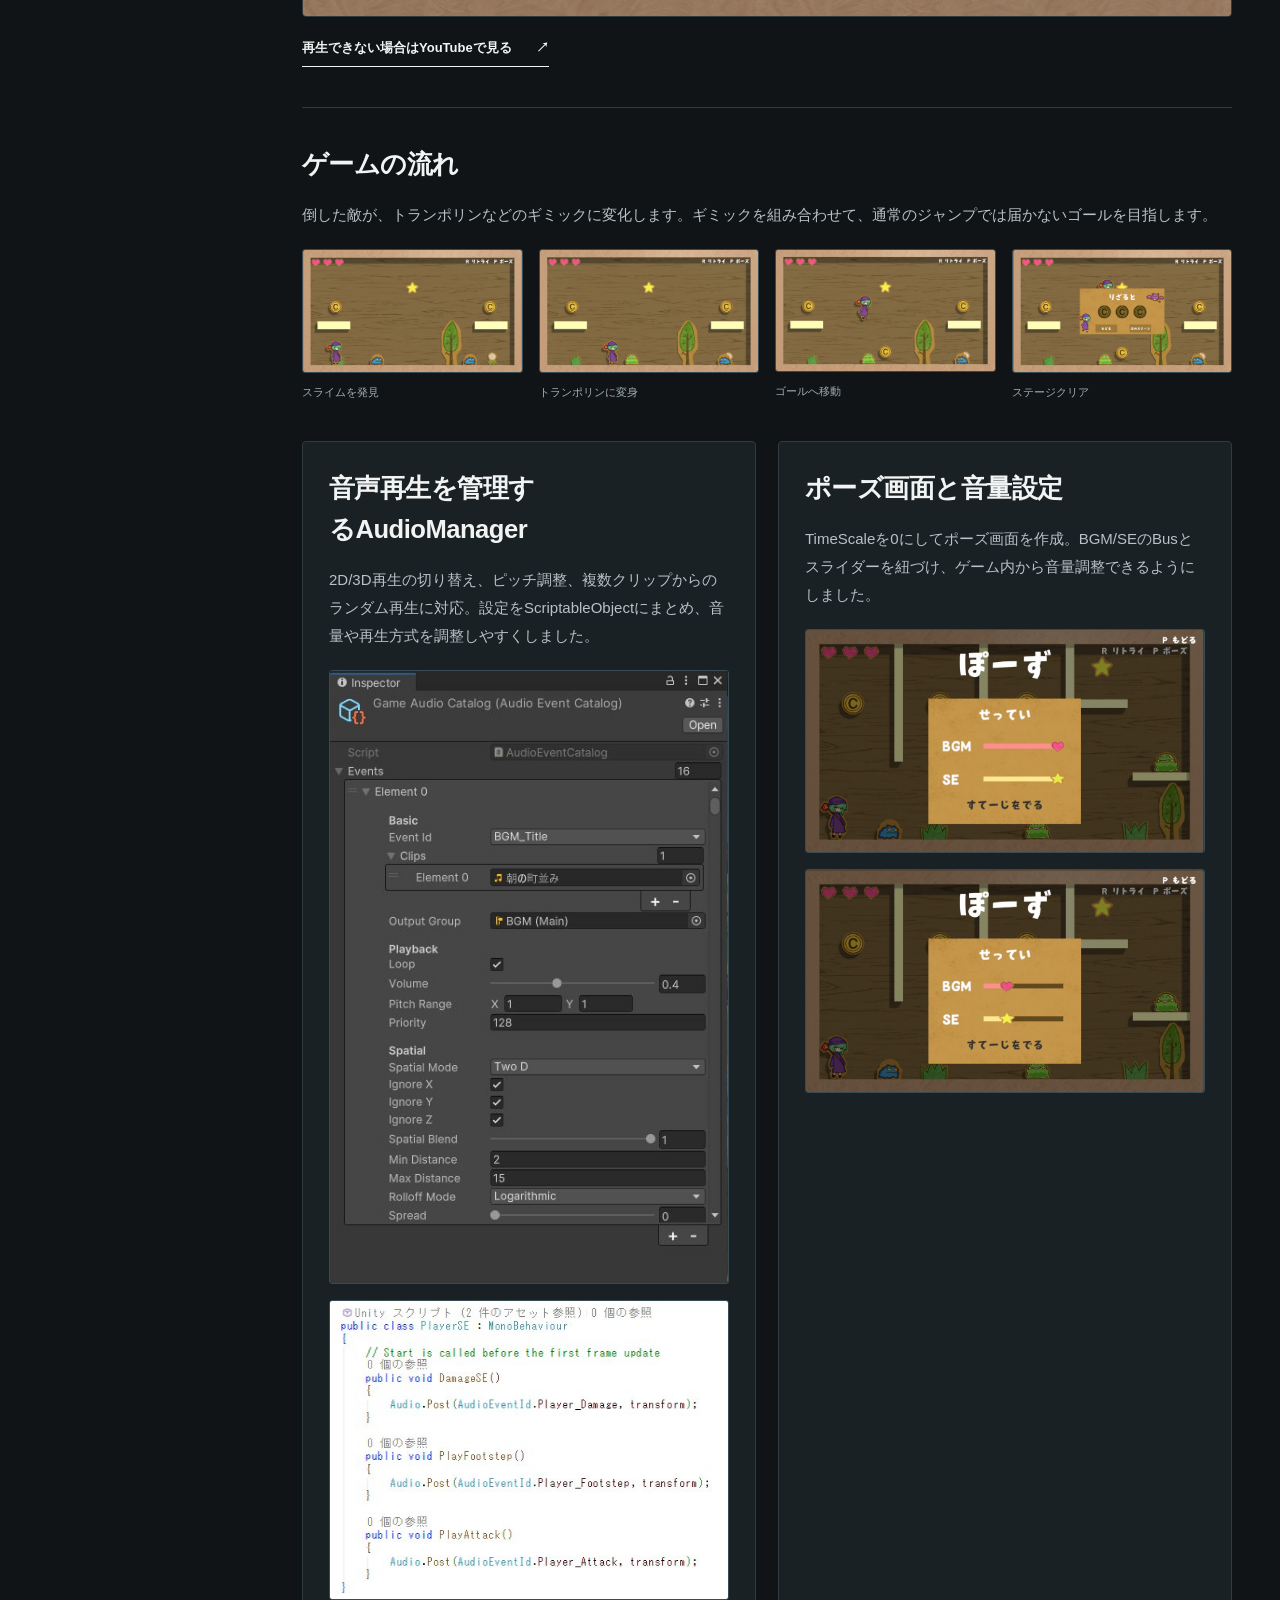
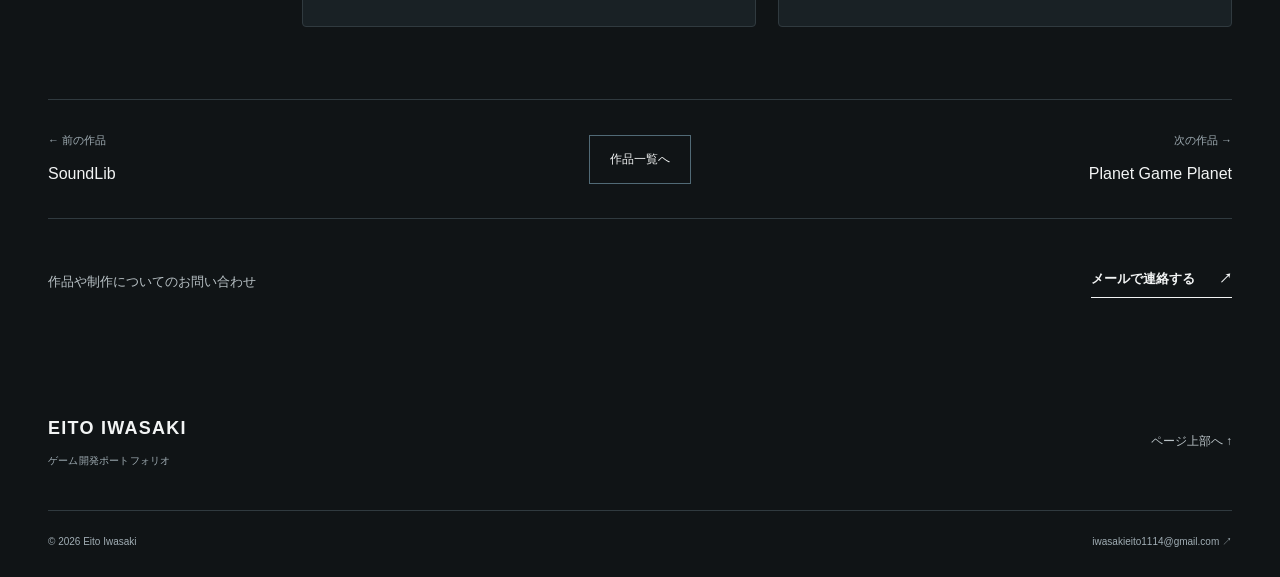
<file: works/kurutto.html>
<!DOCTYPE html>
<html lang="ja">
<head>
<meta charset="UTF-8">
<meta name="viewport" content="width=device-width, initial-scale=1">
<meta name="referrer" content="strict-origin-when-cross-origin">
<meta name="color-scheme" content="dark">
<title>くるっと☆ぼうけんたん | 岩崎 瑛斗のポートフォリオ</title>
<meta name="description" content="ゲームジャム作品。サウンド全般と組み込み、音声再生の管理機能を担当。">
<meta name="theme-color" content="#101416">
<link rel="icon" href="../assets/favicon.svg" type="image/svg+xml">
<link rel="stylesheet" href="../style.css?v=20261108-1">
<script src="../site.js?v=20261012-6" defer>
</script>
<noscript>
<style>
.site-header{position:static}
.header-inner{flex-wrap:wrap;padding-block:12px;gap:12px 20px}
.menu-toggle{display:none}
.youtube-embed{display:none}
.global-nav{display:flex;position:static;flex-direction:row;flex-wrap:wrap;padding:0;gap:8px 20px;border:0;max-height:none;box-shadow:none;background:transparent}
.global-nav a{padding:8px 0;border:0}
.global-nav .nav-contact{margin:0;padding:8px 12px}
</style>
</noscript>
</head>
<body id="top" class="detail-page">
<a class="skip-link" href="#main">本文へスキップ</a>
    <header class="site-header">
<div class="header-inner">
      <a class="brand" href="../index.html" aria-label="岩崎瑛斗 ポートフォリオ トップ">
<span class="brand-mark">EI<span>.</span>
</span>
<span class="brand-name">EITO IWASAKI<small>GAME DEVELOPMENT PORTFOLIO</small>
</span>
</a>
      <button class="menu-toggle" type="button" aria-label="メニュー" aria-expanded="false" aria-controls="global-nav">
<span>メニュー</span>
<span class="menu-icon" aria-hidden="true">
</span>
</button>
      <nav id="global-nav" class="global-nav" aria-label="メインナビゲーション">
<a href="../index.html#selected">代表作品</a>
<a href="../index.html#profile">プロフィール</a>
<a href="../index.html#works">全作品</a>
<a class="nav-contact" href="../index.html#contact">お問い合わせ <span aria-hidden="true">↗</span></a>
</nav>
</div>
</header>
<main id="main" class="section-shell detail-shell">
<nav class="breadcrumb" aria-label="パンくずリスト">
<a href="../index.html">ホーム</a>
<span aria-hidden="true">/</span>
<a href="../index.html#works">作品一覧</a>
<span aria-hidden="true">/</span>
<span aria-current="page">くるっと☆ぼうけんたん</span>
</nav>
<div class="detail-layout">
<aside class="project-sidebar">
<p class="section-kicker">Project 07</p>
<p class="sidebar-title">くるっと☆ぼうけんたん</p>
<nav class="project-toc" aria-label="この作品の目次">
<a href="#kurutto">概要・制作情報</a>
<a href="#part-1">プレイ動画</a>
<a href="#part-2">ゲームの流れ</a>
<a href="#part-3">音声再生を管理するAudioManager</a>
<a href="#part-4">ポーズ画面と音量設定</a>
</nav>
<a class="sidebar-back" href="../index.html#works">← 作品一覧に戻る</a>
</aside>
<article id="kurutto" class="project-detail">
        <div class="project-title-row">
          <span class="project-no">07</span>
          <div>
            <p class="section-kicker">Unity / チーム制作</p>
            <h1>くるっと☆ぼうけんたん</h1>
          </div>
        </div>
<div class="project-overview" aria-label="担当範囲と実装の要点">
<p class="section-kicker">担当した内容</p>
<p class="overview-role">チーム制作：サウンド全般・組み込み・音声再生の管理</p>
<ul class="overview-points"><li><a href="#part-3">サウンド連携：UnityEventから再生を制御 <span aria-hidden="true">↗</span></a></li><li><a href="#part-4">オプション：音量設定の画面を実装 <span aria-hidden="true">↗</span></a></li></ul>
<a class="text-link overview-preview" href="#part-1">動画を見る</a>
</div>
        <div class="project-layout">
          <img loading="lazy" class="project-main-img" src="../assets/images/work-kurutto.jpg" alt="くるっと☆ぼうけんたんのタイトル画面" width="1200" height="670"/>
          <div class="project-copy">
            <dl class="spec-list">
              <div>
<dt>ジャンル</dt>
<dd>パズルアクションゲーム</dd>
</div>
              <div>
<dt>開発環境</dt>
<dd>Unity</dd>
</div>
              <div>
<dt>制作情報</dt>
<dd>チーム制作</dd>
</div>
              <div>
<dt>担当箇所</dt>
<dd>サウンド全般、統合</dd>
</div>
            </dl>
            <p>敵を攻撃し、Playerが活用できる足場などのギミックへ変化させてゴールを目指すゲームです。UnityEventを利用したSE再生の仕組みや、Unityで扱いやすいAudioManagerを作成しました。</p>
          </div>
        </div>

        <div class="subsection pv-section">
          <div class="subsection-heading-row">
            <div>
              <p class="section-kicker">Gameplay Video</p>
              <h2 id="part-1">プレイ動画</h2>
            </div>
            <span class="media-note">音声あり</span>
          </div>
          <div class="youtube-embed" data-video-id="a7BteO47160" data-video-title="くるっと☆ぼうけんたん プレイ動画">
            <button class="youtube-start" type="button" aria-label="くるっと☆ぼうけんたん プレイ動画をサイト内で再生">
              <img src="../assets/images/work-kurutto.jpg" alt="" loading="lazy" width="1200" height="670"/>
              <span class="youtube-start-label">
<span aria-hidden="true">▶</span> サイト内で再生</span>
            </button>
            <p class="youtube-status" role="status" hidden>
</p>
          </div>
                <a class="text-link" href="https://youtube.com/watch?v=a7BteO47160" target="_blank" rel="noopener">再生できない場合はYouTubeで見る</a>
        </div>
        <div class="subsection">
          <h2 id="part-2">ゲームの流れ</h2>
          <p>倒した敵が、トランポリンなどのギミックに変化します。ギミックを組み合わせて、通常のジャンプでは届かないゴールを目指します。</p>
          <div class="image-grid four">
            <figure>
<img loading="lazy" src="../assets/images/kurutto-step-1.jpg" alt="スライムを発見する画面" width="1100" height="614"/>
<figcaption>スライムを発見</figcaption>
</figure>
            <figure>
<img loading="lazy" src="../assets/images/kurutto-step-2.jpg" alt="トランポリンに変身した画面" width="1100" height="615"/>
<figcaption>トランポリンに変身</figcaption>
</figure>
            <figure>
<img loading="lazy" src="../assets/images/kurutto-step-3.jpg" alt="トランポリンに乗る画面" width="1100" height="613"/>
<figcaption>ゴールへ移動</figcaption>
</figure>
            <figure>
<img loading="lazy" src="../assets/images/kurutto-step-4.jpg" alt="ステージクリア画面" width="1100" height="614"/>
<figcaption>ステージクリア</figcaption>
</figure>
          </div>
        </div>
        <div class="feature-grid two">
          <article class="feature-card">
            <h2 id="part-3">音声再生を管理するAudioManager</h2>
            <p>2D/3D再生の切り替え、ピッチ調整、複数クリップからのランダム再生に対応。設定をScriptableObjectにまとめ、音量や再生方式を調整しやすくしました。</p>
            <div class="image-pair compact">
              <img loading="lazy" src="../assets/images/kurutto-audio-so.jpg" alt="ScriptableObjectでサウンドを管理する画面" width="427" height="657"/>
              <img loading="lazy" src="../assets/images/kurutto-audio-call.jpg" alt="再生側の呼び出しコード" width="500" height="375"/>
            </div>
          </article>
          <article class="feature-card">
            <h2 id="part-4">ポーズ画面と音量設定</h2>
            <p>TimeScaleを0にしてポーズ画面を作成。BGM/SEのBusとスライダーを紐づけ、ゲーム内から音量調整できるようにしました。</p>
            <div class="image-pair compact">
              <img loading="lazy" src="../assets/images/kurutto-option-pause.jpg" alt="ポーズ画面" width="1100" height="614"/>
              <img loading="lazy" src="../assets/images/kurutto-option-volume.jpg" alt="音量スライダー画面" width="1100" height="615"/>
            </div>
          </article>
        </div>
      </article>
</div>
<nav class="project-pagination" aria-label="他の作品へ">
<a href="soundlib.html">
<span>← 前の作品</span>
<strong>SoundLib</strong>
</a>
<a href="../index.html#works" class="pagination-all">作品一覧へ</a>
<a href="planet.html">
<span>次の作品 →</span>
<strong>Planet Game Planet</strong>
</a>
</nav>
<div class="detail-contact">
<p>作品や制作についてのお問い合わせ</p>
<a class="text-link" href="mailto:iwasakieito1114@gmail.com">メールで連絡する</a>
</div>
</main>
<footer class="site-footer">
<div class="footer-top">
<a class="footer-brand" href="../index.html">EITO IWASAKI<span>ゲーム開発ポートフォリオ</span>
</a>
<a class="back-top" href="#top">ページ上部へ ↑</a>
</div>
<div class="footer-bottom">
<small>© 2026 Eito Iwasaki</small>
<a href="mailto:iwasakieito1114@gmail.com">iwasakieito1114@gmail.com ↗</a>
</div>
</footer>
<dialog class="image-lightbox" aria-label="画像の拡大表示">
<button class="lightbox-close" type="button" aria-label="画像を閉じる">×</button>
<img alt="">
<p class="lightbox-caption">
</p>
</dialog>
</body>
</html>
</file>
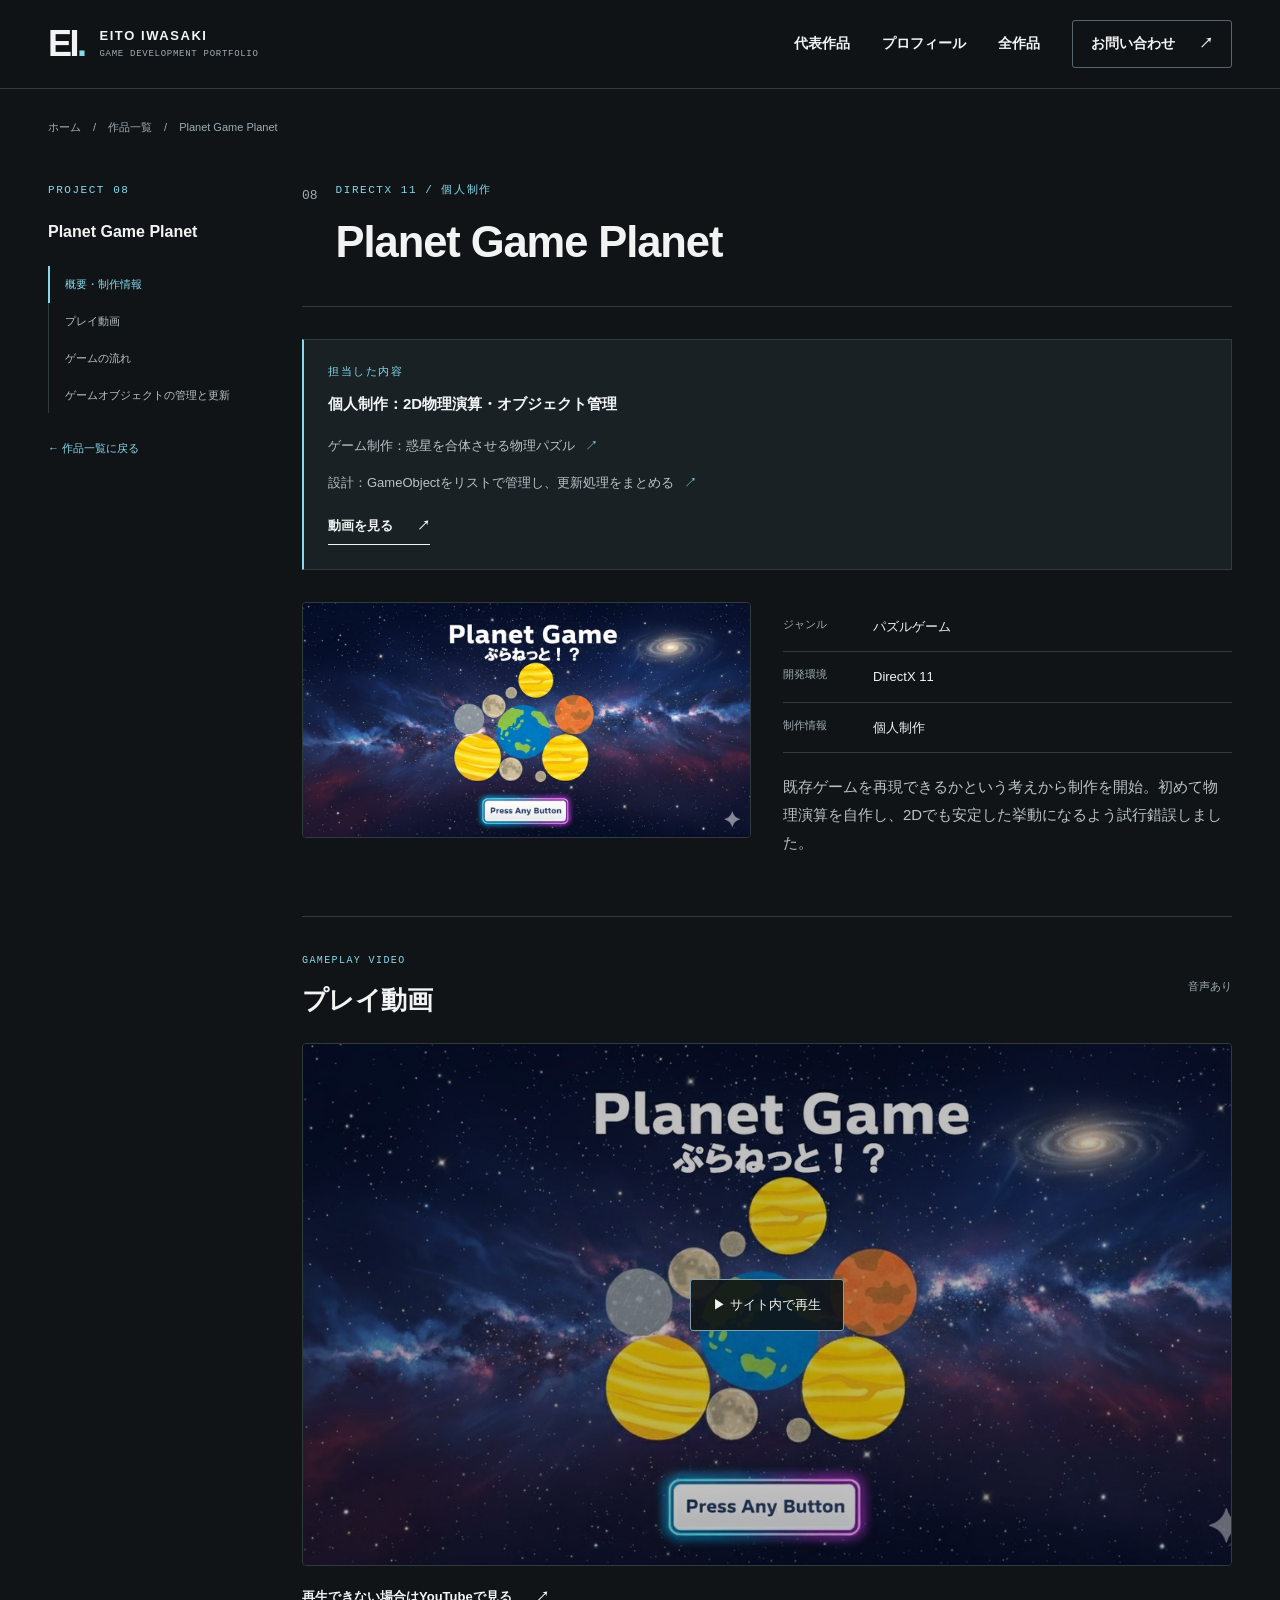
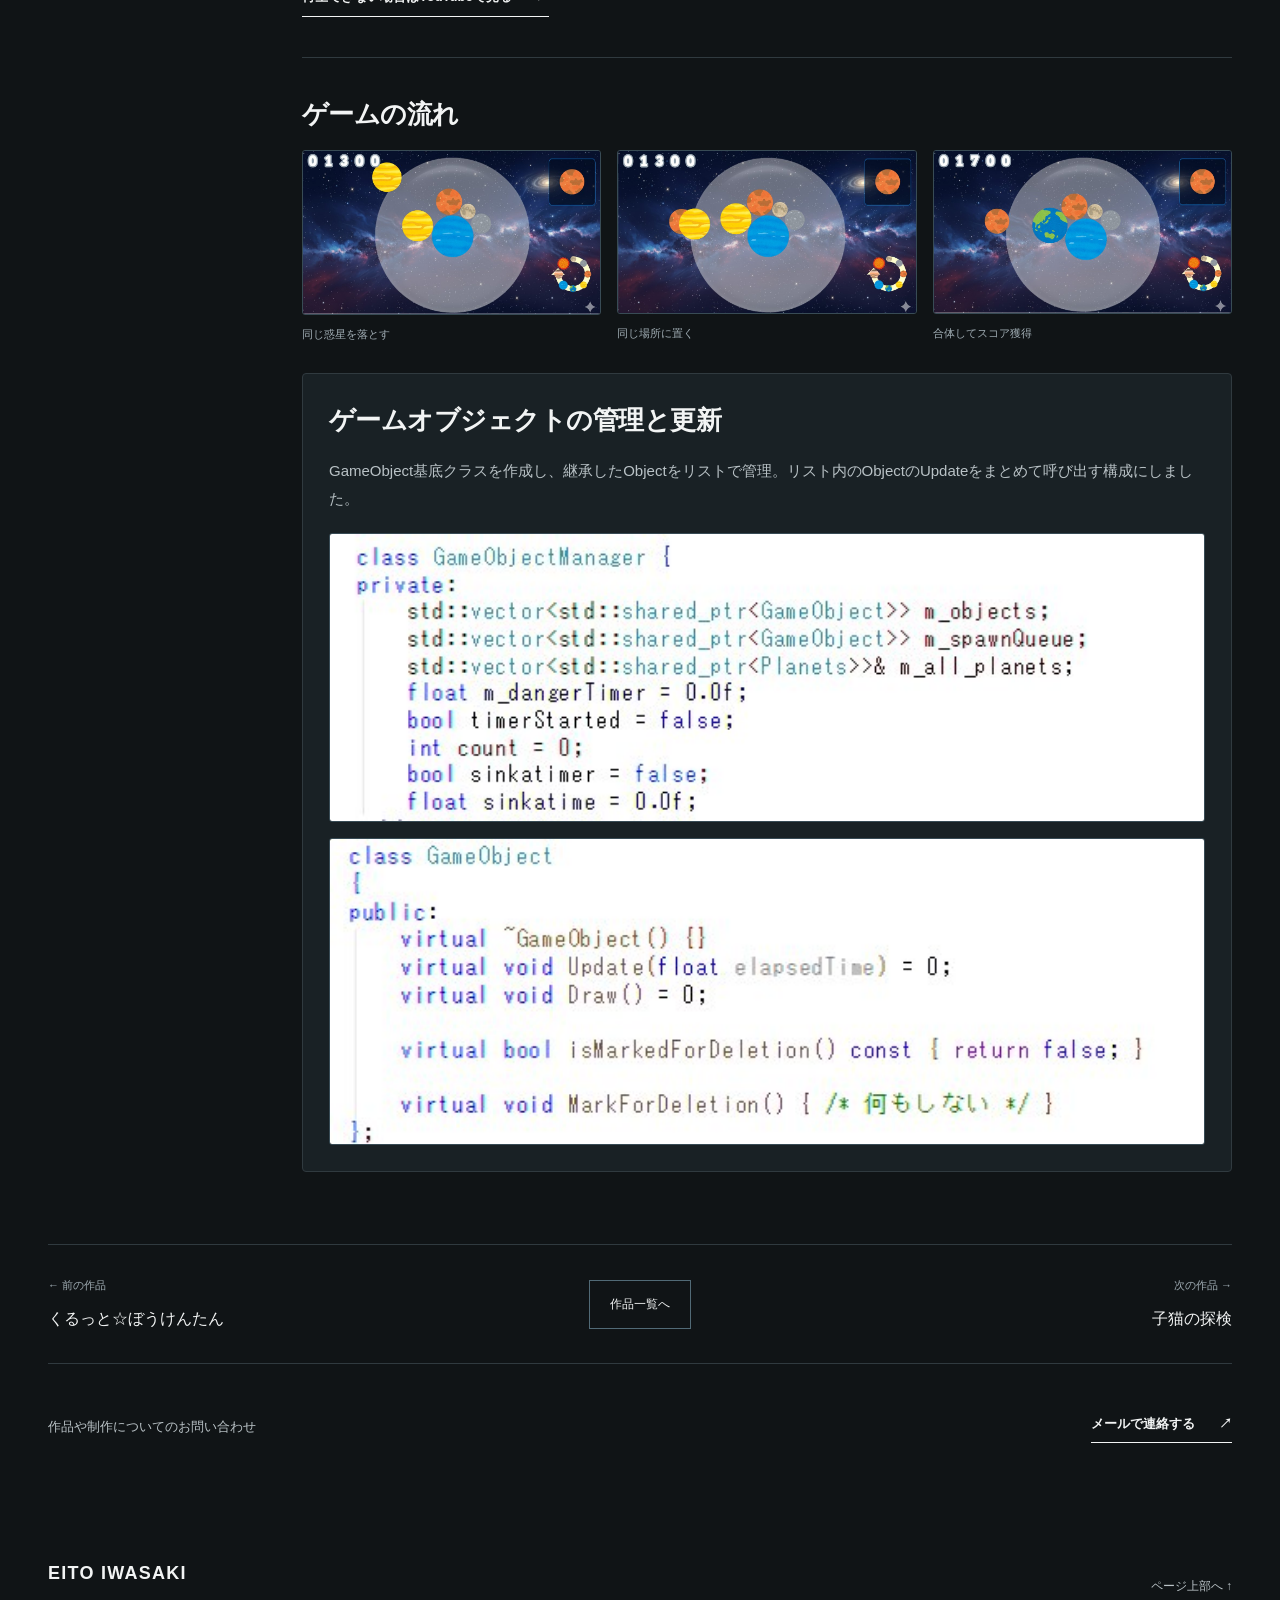
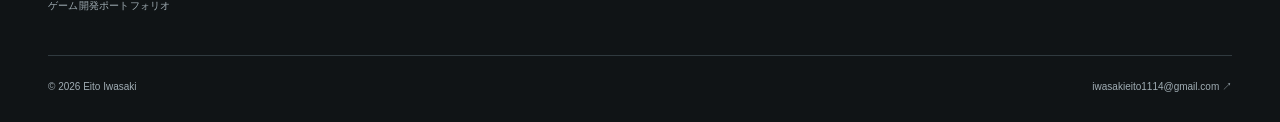
<file: works/planet.html>
<!DOCTYPE html>
<html lang="ja">
<head>
<meta charset="UTF-8">
<meta name="viewport" content="width=device-width, initial-scale=1">
<meta name="referrer" content="strict-origin-when-cross-origin">
<meta name="color-scheme" content="dark">
<title>Planet Game Planet | 岩崎 瑛斗のポートフォリオ</title>
<meta name="description" content="惑星を合体させるパズルゲーム。2D物理演算とオブジェクト管理を自作。">
<meta name="theme-color" content="#101416">
<link rel="icon" href="../assets/favicon.svg" type="image/svg+xml">
<link rel="stylesheet" href="../style.css?v=20261108-1">
<script src="../site.js?v=20261012-6" defer>
</script>
<noscript>
<style>
.site-header{position:static}
.header-inner{flex-wrap:wrap;padding-block:12px;gap:12px 20px}
.menu-toggle{display:none}
.youtube-embed{display:none}
.global-nav{display:flex;position:static;flex-direction:row;flex-wrap:wrap;padding:0;gap:8px 20px;border:0;max-height:none;box-shadow:none;background:transparent}
.global-nav a{padding:8px 0;border:0}
.global-nav .nav-contact{margin:0;padding:8px 12px}
</style>
</noscript>
</head>
<body id="top" class="detail-page">
<a class="skip-link" href="#main">本文へスキップ</a>
    <header class="site-header">
<div class="header-inner">
      <a class="brand" href="../index.html" aria-label="岩崎瑛斗 ポートフォリオ トップ">
<span class="brand-mark">EI<span>.</span>
</span>
<span class="brand-name">EITO IWASAKI<small>GAME DEVELOPMENT PORTFOLIO</small>
</span>
</a>
      <button class="menu-toggle" type="button" aria-label="メニュー" aria-expanded="false" aria-controls="global-nav">
<span>メニュー</span>
<span class="menu-icon" aria-hidden="true">
</span>
</button>
      <nav id="global-nav" class="global-nav" aria-label="メインナビゲーション">
<a href="../index.html#selected">代表作品</a>
<a href="../index.html#profile">プロフィール</a>
<a href="../index.html#works">全作品</a>
<a class="nav-contact" href="../index.html#contact">お問い合わせ <span aria-hidden="true">↗</span></a>
</nav>
</div>
</header>
<main id="main" class="section-shell detail-shell">
<nav class="breadcrumb" aria-label="パンくずリスト">
<a href="../index.html">ホーム</a>
<span aria-hidden="true">/</span>
<a href="../index.html#works">作品一覧</a>
<span aria-hidden="true">/</span>
<span aria-current="page">Planet Game Planet</span>
</nav>
<div class="detail-layout">
<aside class="project-sidebar">
<p class="section-kicker">Project 08</p>
<p class="sidebar-title">Planet Game Planet</p>
<nav class="project-toc" aria-label="この作品の目次">
<a href="#planet">概要・制作情報</a>
<a href="#part-1">プレイ動画</a>
<a href="#part-2">ゲームの流れ</a>
<a href="#part-3">ゲームオブジェクトの管理と更新</a>
</nav>
<a class="sidebar-back" href="../index.html#works">← 作品一覧に戻る</a>
</aside>
<article id="planet" class="project-detail">
        <div class="project-title-row">
          <span class="project-no">08</span>
          <div>
            <p class="section-kicker">DirectX 11 / 個人制作</p>
            <h1>Planet Game Planet</h1>
          </div>
        </div>
<div class="project-overview" aria-label="担当範囲と実装の要点">
<p class="section-kicker">担当した内容</p>
<p class="overview-role">個人制作：2D物理演算・オブジェクト管理</p>
<ul class="overview-points"><li><a href="#part-2">ゲーム制作：惑星を合体させる物理パズル <span aria-hidden="true">↗</span></a></li><li><a href="#part-3">設計：GameObjectをリストで管理し、更新処理をまとめる <span aria-hidden="true">↗</span></a></li></ul>
<a class="text-link overview-preview" href="#part-1">動画を見る</a>
</div>
        <div class="project-layout">
          <img loading="lazy" class="project-main-img" src="../assets/images/work-planet.jpg" alt="Planet Game Planetのタイトル画面" width="1200" height="627"/>
          <div class="project-copy">
            <dl class="spec-list">
              <div>
<dt>ジャンル</dt>
<dd>パズルゲーム</dd>
</div>
              <div>
<dt>開発環境</dt>
<dd>DirectX 11</dd>
</div>
              <div>
<dt>制作情報</dt>
<dd>個人制作</dd>
</div>
            </dl>
            <p>既存ゲームを再現できるかという考えから制作を開始。初めて物理演算を自作し、2Dでも安定した挙動になるよう試行錯誤しました。</p>
          </div>
        </div>

        <div class="subsection pv-section">
          <div class="subsection-heading-row">
            <div>
              <p class="section-kicker">Gameplay Video</p>
              <h2 id="part-1">プレイ動画</h2>
            </div>
            <span class="media-note">音声あり</span>
          </div>
          <div class="youtube-embed" data-video-id="zHyDhRGKKQI" data-video-title="Planet Game Planet プレイ動画">
            <button class="youtube-start" type="button" aria-label="Planet Game Planet プレイ動画をサイト内で再生">
              <img src="../assets/images/work-planet.jpg" alt="" loading="lazy" width="1200" height="627"/>
              <span class="youtube-start-label">
<span aria-hidden="true">▶</span> サイト内で再生</span>
            </button>
            <p class="youtube-status" role="status" hidden>
</p>
          </div>
                <a class="text-link" href="https://www.youtube.com/watch?v=zHyDhRGKKQI" target="_blank" rel="noopener">再生できない場合はYouTubeで見る</a>
        </div>
        <div class="subsection">
          <h2 id="part-2">ゲームの流れ</h2>
          <div class="image-grid three">
            <figure>
<img loading="lazy" src="../assets/images/planet-flow-1.jpg" alt="同じ惑星を落とす画面" width="1100" height="600"/>
<figcaption>同じ惑星を落とす</figcaption>
</figure>
            <figure>
<img loading="lazy" src="../assets/images/planet-flow-2.jpg" alt="惑星が合体する前の画面" width="1100" height="597"/>
<figcaption>同じ場所に置く</figcaption>
</figure>
            <figure>
<img loading="lazy" src="../assets/images/planet-flow-3.jpg" alt="惑星が合体した画面" width="1100" height="599"/>
<figcaption>合体してスコア獲得</figcaption>
</figure>
          </div>
        </div>
        <div class="feature-card single-feature">
          <h2 id="part-3">ゲームオブジェクトの管理と更新</h2>
          <p>GameObject基底クラスを作成し、継承したObjectをリストで管理。リスト内のObjectのUpdateをまとめて呼び出す構成にしました。</p>
          <div class="image-pair compact">
            <img loading="lazy" src="../assets/images/planet-object-base.jpg" alt="GameObject基底クラスのコード" width="536" height="176"/>
            <img loading="lazy" src="../assets/images/planet-object-list.jpg" alt="ObjectリストのUpdateを呼び出すコード" width="526" height="184"/>
          </div>
        </div>
      </article>
</div>
<nav class="project-pagination" aria-label="他の作品へ">
<a href="kurutto.html">
<span>← 前の作品</span>
<strong>くるっと☆ぼうけんたん</strong>
</a>
<a href="../index.html#works" class="pagination-all">作品一覧へ</a>
<a href="kitten.html">
<span>次の作品 →</span>
<strong>子猫の探検</strong>
</a>
</nav>
<div class="detail-contact">
<p>作品や制作についてのお問い合わせ</p>
<a class="text-link" href="mailto:iwasakieito1114@gmail.com">メールで連絡する</a>
</div>
</main>
<footer class="site-footer">
<div class="footer-top">
<a class="footer-brand" href="../index.html">EITO IWASAKI<span>ゲーム開発ポートフォリオ</span>
</a>
<a class="back-top" href="#top">ページ上部へ ↑</a>
</div>
<div class="footer-bottom">
<small>© 2026 Eito Iwasaki</small>
<a href="mailto:iwasakieito1114@gmail.com">iwasakieito1114@gmail.com ↗</a>
</div>
</footer>
<dialog class="image-lightbox" aria-label="画像の拡大表示">
<button class="lightbox-close" type="button" aria-label="画像を閉じる">×</button>
<img alt="">
<p class="lightbox-caption">
</p>
</dialog>
</body>
</html>
</file>
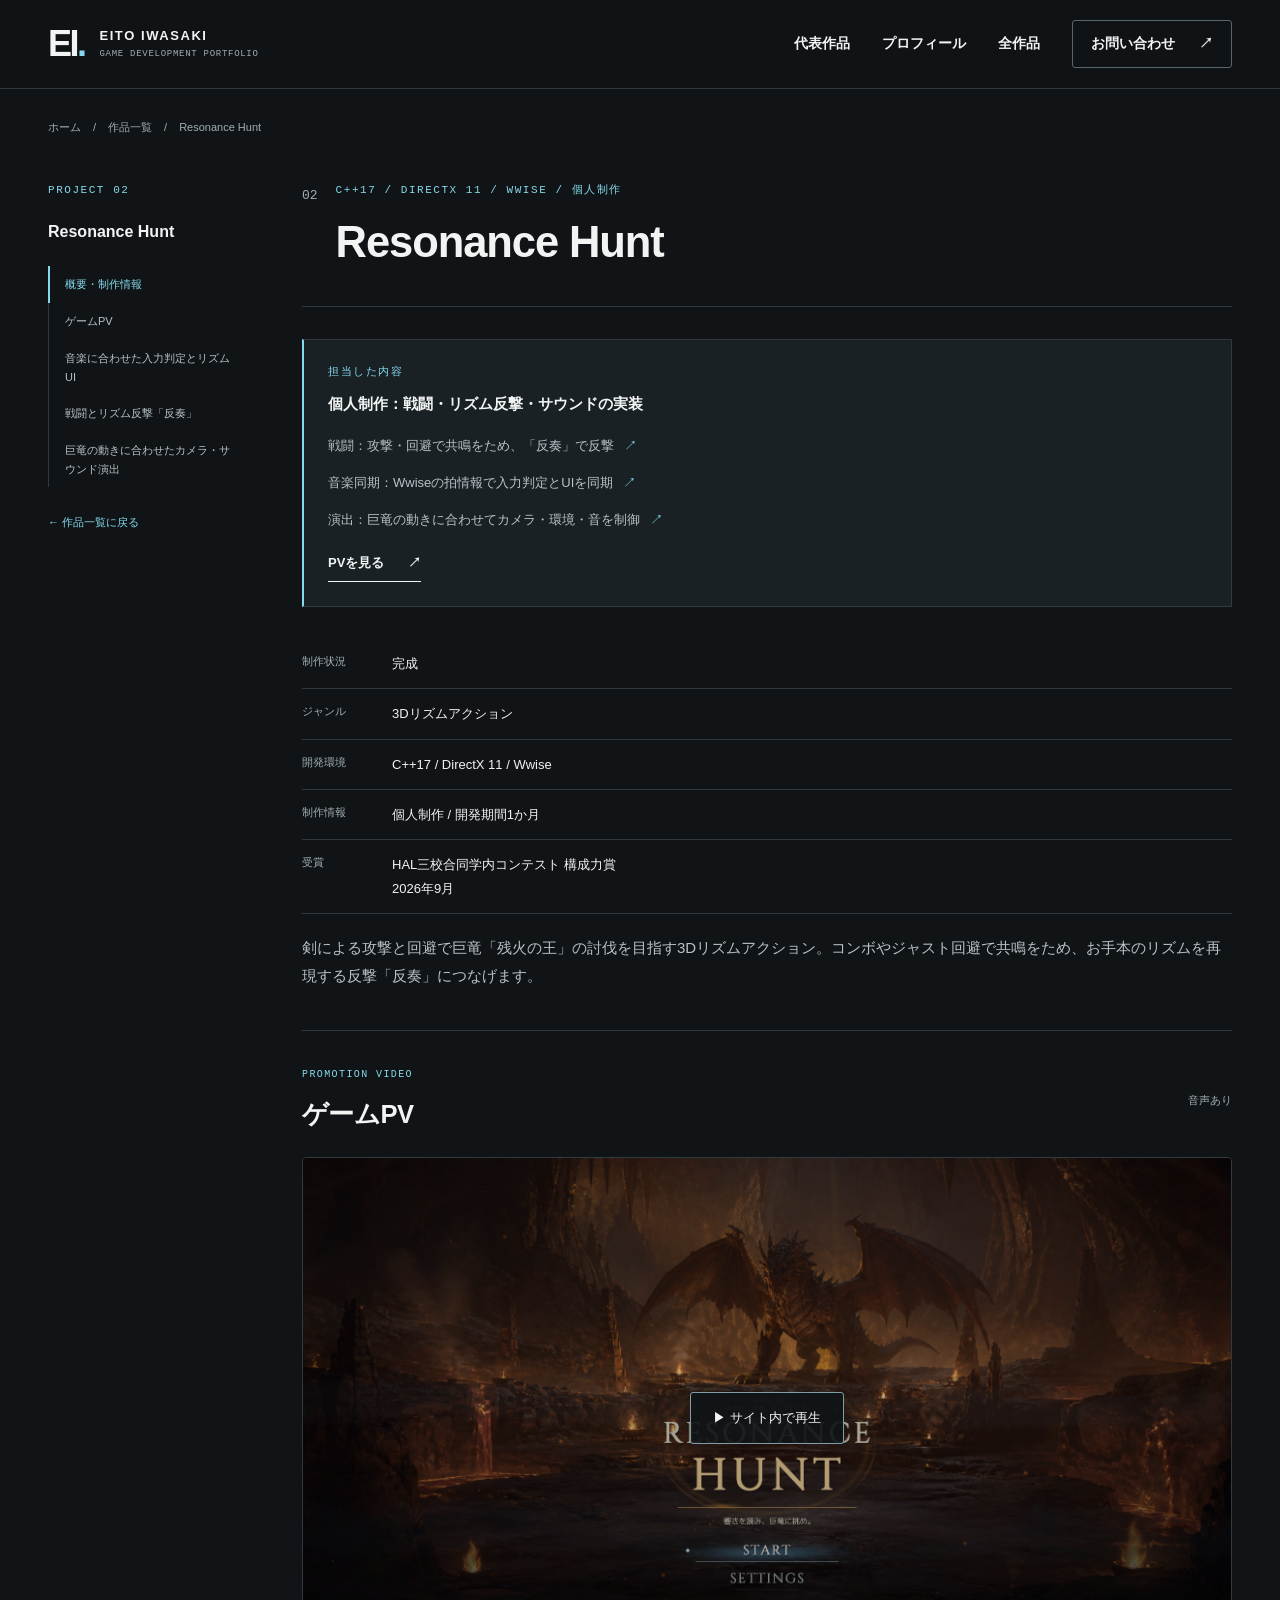
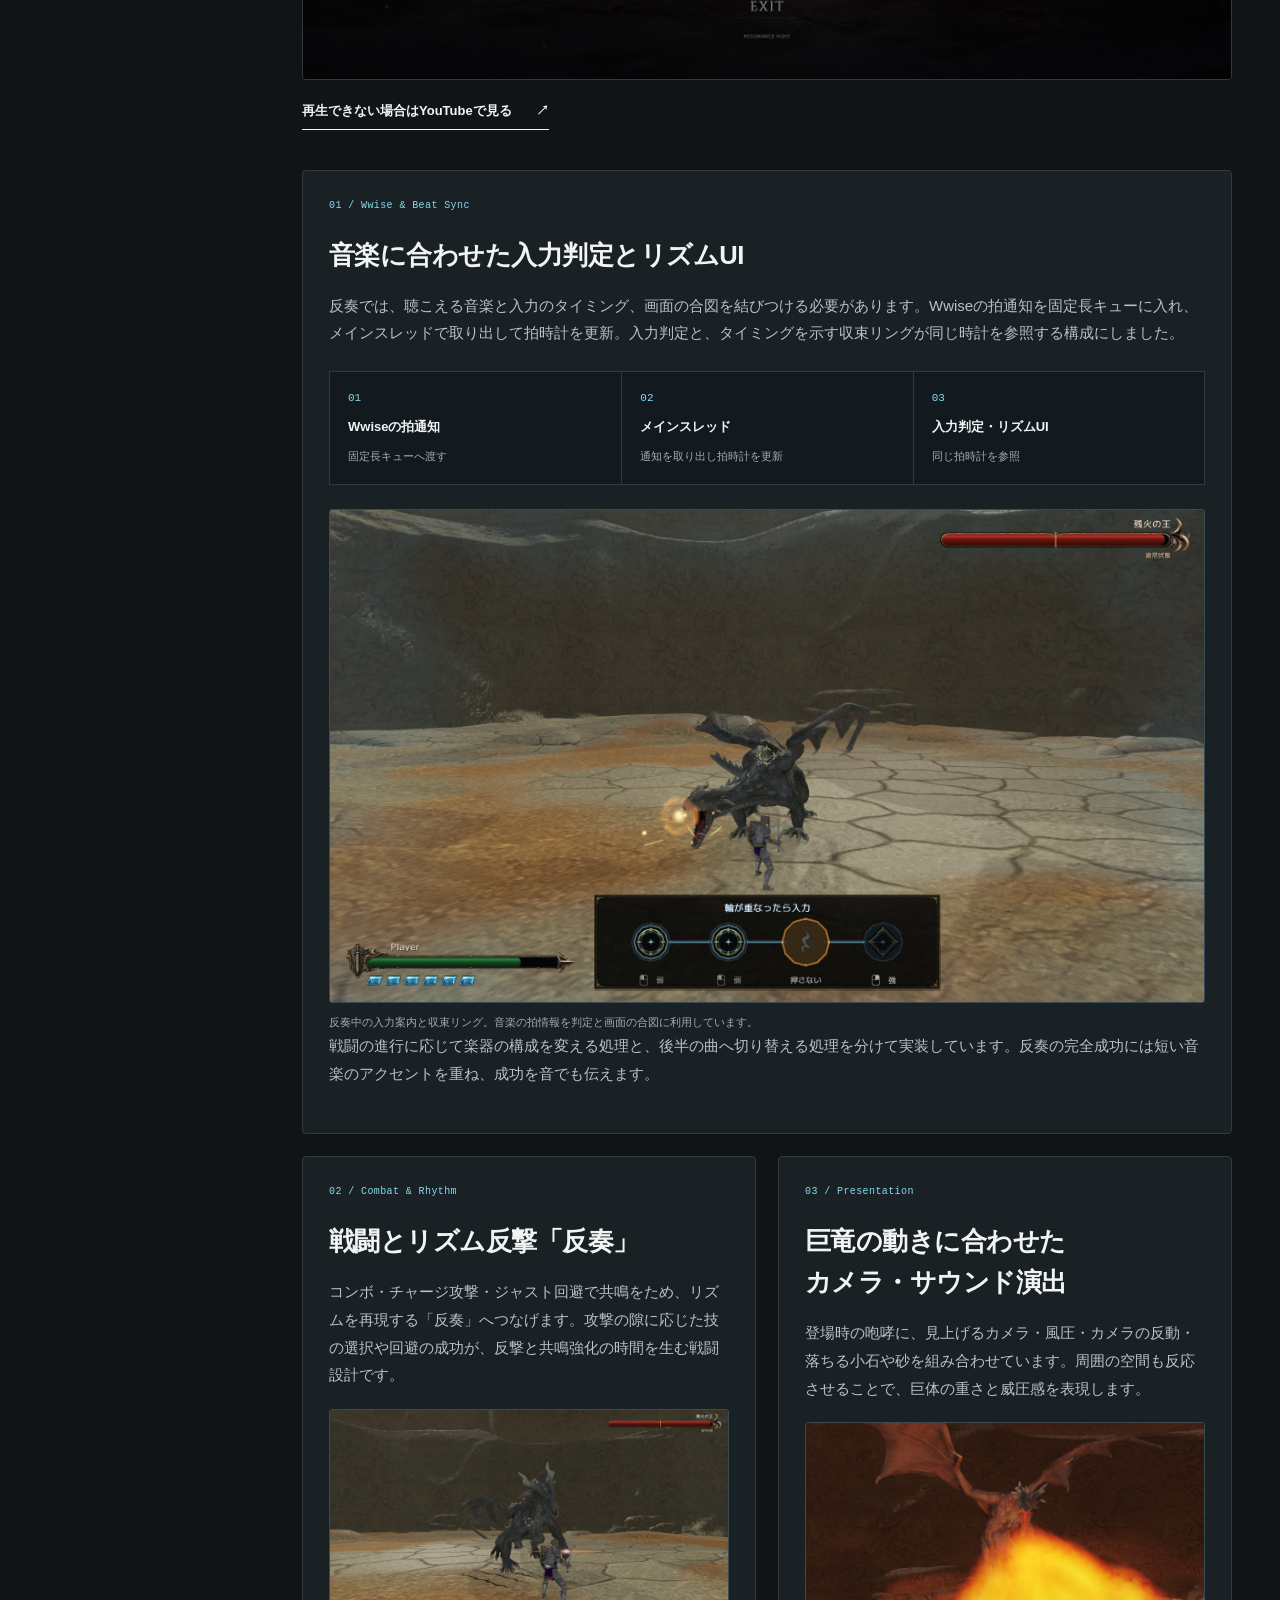
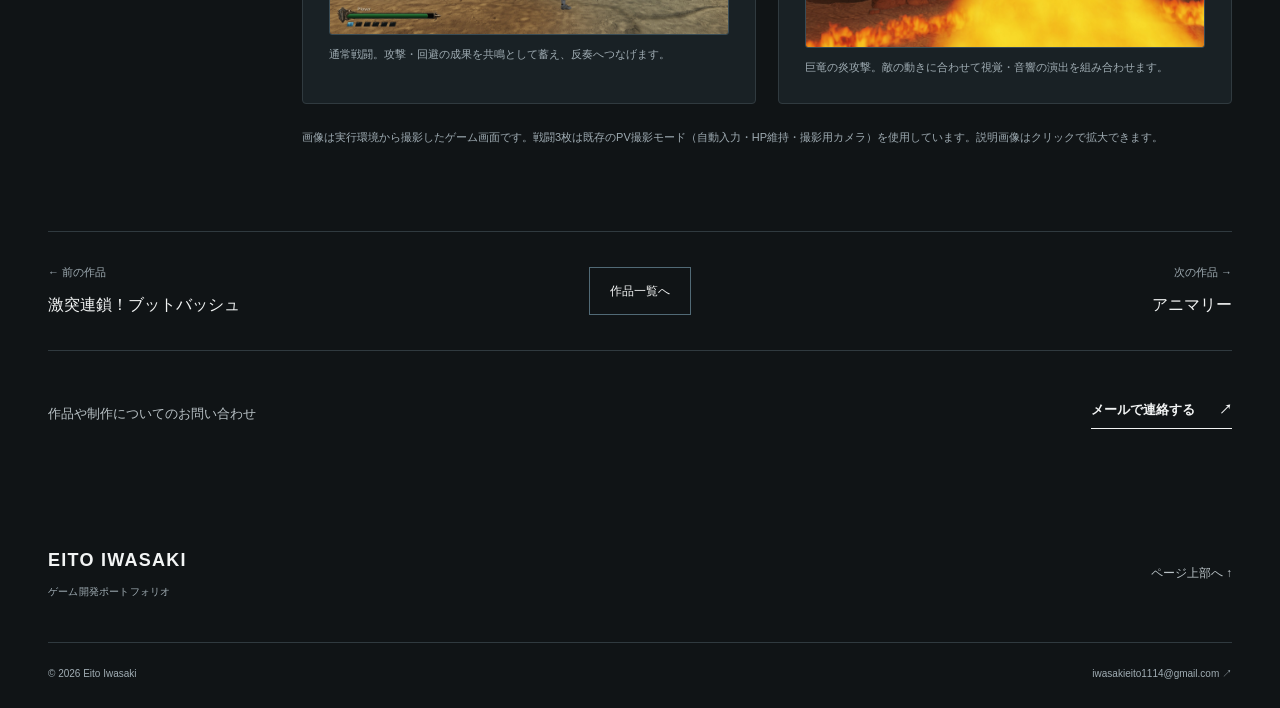
<file: works/resonance-hunt.html>
<!DOCTYPE html>
<html lang="ja">
<head>
<meta charset="UTF-8">
<meta name="viewport" content="width=device-width, initial-scale=1">
<meta name="referrer" content="strict-origin-when-cross-origin">
<meta name="color-scheme" content="dark">
<title>Resonance Hunt | 岩崎 瑛斗のポートフォリオ</title>
<meta name="description" content="剣による戦闘とリズムによる反撃「反奏」を組み合わせた3Dリズムアクション。">
<meta name="theme-color" content="#101416">
<link rel="icon" href="../assets/favicon.svg" type="image/svg+xml">
<link rel="stylesheet" href="../style.css?v=20261108-1">
<script src="../site.js?v=20261012-6" defer>
</script>
<noscript>
<style>
.site-header{position:static}
.header-inner{flex-wrap:wrap;padding-block:12px;gap:12px 20px}
.menu-toggle{display:none}
.youtube-embed{display:none}
.global-nav{display:flex;position:static;flex-direction:row;flex-wrap:wrap;padding:0;gap:8px 20px;border:0;max-height:none;box-shadow:none;background:transparent}
.global-nav a{padding:8px 0;border:0}
.global-nav .nav-contact{margin:0;padding:8px 12px}
</style>
</noscript>
</head>
<body id="top" class="detail-page">
<a class="skip-link" href="#main">本文へスキップ</a>
    <header class="site-header">
<div class="header-inner">
      <a class="brand" href="../index.html" aria-label="岩崎瑛斗 ポートフォリオ トップ">
<span class="brand-mark">EI<span>.</span>
</span>
<span class="brand-name">EITO IWASAKI<small>GAME DEVELOPMENT PORTFOLIO</small>
</span>
</a>
      <button class="menu-toggle" type="button" aria-label="メニュー" aria-expanded="false" aria-controls="global-nav">
<span>メニュー</span>
<span class="menu-icon" aria-hidden="true">
</span>
</button>
      <nav id="global-nav" class="global-nav" aria-label="メインナビゲーション">
<a href="../index.html#selected">代表作品</a>
<a href="../index.html#profile">プロフィール</a>
<a href="../index.html#works">全作品</a>
<a class="nav-contact" href="../index.html#contact">お問い合わせ <span aria-hidden="true">↗</span></a>
</nav>
</div>
</header>
<main id="main" class="section-shell detail-shell">
<nav class="breadcrumb" aria-label="パンくずリスト">
<a href="../index.html">ホーム</a>
<span aria-hidden="true">/</span>
<a href="../index.html#works">作品一覧</a>
<span aria-hidden="true">/</span>
<span aria-current="page">Resonance Hunt</span>
</nav>
<div class="detail-layout">
<aside class="project-sidebar">
<p class="section-kicker">Project 02</p>
<p class="sidebar-title">Resonance Hunt</p>
<nav class="project-toc" aria-label="この作品の目次">
<a href="#resonance-hunt">概要・制作情報</a>
<a href="#part-1">ゲームPV</a>
<a href="#part-3">音楽に合わせた入力判定とリズムUI</a>
<a href="#part-2">戦闘とリズム反撃「反奏」</a>
<a href="#part-4">巨竜の動きに合わせたカメラ・サウンド演出</a>
</nav>
<a class="sidebar-back" href="../index.html#works">← 作品一覧に戻る</a>
</aside>
<article id="resonance-hunt" class="project-detail">
        <div class="project-title-row">
          <span class="project-no">02</span>
          <div>
            <p class="section-kicker">C++17 / DirectX 11 / Wwise / 個人制作</p>
            <h1>Resonance Hunt</h1>
          </div>
        </div>
<div class="project-overview" aria-label="担当範囲と実装の要点">
<p class="section-kicker">担当した内容</p>
<p class="overview-role">個人制作：戦闘・リズム反撃・サウンドの実装</p>
<ul class="overview-points"><li><a href="#part-2">戦闘：攻撃・回避で共鳴をため、「反奏」で反撃 <span aria-hidden="true">↗</span></a></li><li><a href="#part-3">音楽同期：Wwiseの拍情報で入力判定とUIを同期 <span aria-hidden="true">↗</span></a></li><li><a href="#part-4">演出：巨竜の動きに合わせてカメラ・環境・音を制御 <span aria-hidden="true">↗</span></a></li></ul>
<a class="text-link overview-preview" href="#part-1">PVを見る</a>
</div>
        <div class="project-copy">
          <dl class="spec-list">
            <div>
<dt>制作状況</dt>
<dd>完成</dd>
</div>
            <div>
<dt>ジャンル</dt>
<dd>3Dリズムアクション</dd>
</div>
            <div>
<dt>開発環境</dt>
<dd>C++17 / DirectX 11 / Wwise</dd>
</div>
            <div>
<dt>制作情報</dt>
<dd>個人制作 / 開発期間1か月</dd>
</div>
            <div>
<dt>受賞</dt>
<dd>HAL三校合同学内コンテスト 構成力賞<br><time datetime="2026-09">2026年9月</time></dd>
</div>
          </dl>
          <p>剣による攻撃と回避で巨竜「残火の王」の討伐を目指す3Dリズムアクション。コンボやジャスト回避で共鳴をため、お手本のリズムを再現する反撃「反奏」につなげます。</p>
        </div>
        <div class="subsection pv-section">
          <div class="subsection-heading-row">
            <div>
              <p class="section-kicker">Promotion Video</p>
              <h2 id="part-1">ゲームPV</h2>
            </div>
            <span class="media-note">音声あり</span>
          </div>
          <div class="youtube-embed" data-video-id="VSTdBP53KcU" data-video-title="Resonance Hunt PV">
            <button class="youtube-start" type="button" aria-label="Resonance Hunt PVをサイト内で再生">
              <img src="../assets/images/ResonanceHuntTitle.jpg" alt="" loading="lazy" width="1920" height="1080"/>
              <span class="youtube-start-label">
<span aria-hidden="true">▶</span> サイト内で再生</span>
            </button>
            <p class="youtube-status" role="status" hidden>
</p>
          </div>
          <a class="text-link" href="https://youtu.be/VSTdBP53KcU" target="_blank" rel="noopener">再生できない場合はYouTubeで見る</a>
        </div>
        <div class="feature-grid">
          <article class="feature-card wide">
            <p class="feature-label">01 / Wwise &amp; Beat Sync</p>
            <h2 id="part-3">音楽に合わせた入力判定とリズムUI</h2>
            <p>反奏では、聴こえる音楽と入力のタイミング、画面の合図を結びつける必要があります。Wwiseの拍通知を固定長キューに入れ、メインスレッドで取り出して拍時計を更新。入力判定と、タイミングを示す収束リングが同じ時計を参照する構成にしました。</p>
            <ol class="beat-flow" aria-label="拍情報が判定と画面へ届く流れ">
              <li><span>01</span><strong>Wwiseの拍通知</strong><small>固定長キューへ渡す</small></li>
              <li><span>02</span><strong>メインスレッド</strong><small>通知を取り出し拍時計を更新</small></li>
              <li><span>03</span><strong>入力判定・リズムUI</strong><small>同じ拍時計を参照</small></li>
            </ol>
            <figure>
              <img class="feature-media" src="../assets/images/ResonanceHuntRhythm.jpg" alt="反奏のリズムUI。弱・弱・押さない・強の入力と、タイミングを示すリング" loading="lazy" width="1920" height="1080">
              <figcaption>反奏中の入力案内と収束リング。音楽の拍情報を判定と画面の合図に利用しています。</figcaption>
            </figure>
            <p>戦闘の進行に応じて楽器の構成を変える処理と、後半の曲へ切り替える処理を分けて実装しています。反奏の完全成功には短い音楽のアクセントを重ね、成功を音でも伝えます。</p>
          </article>
          <article class="feature-card">
            <p class="feature-label">02 / Combat &amp; Rhythm</p>
            <h2 id="part-2">戦闘とリズム反撃「反奏」</h2>
            <p>コンボ・チャージ攻撃・ジャスト回避で共鳴をため、リズムを再現する「反奏」へつなげます。攻撃の隙に応じた技の選択や回避の成功が、反撃と共鳴強化の時間を生む戦闘設計です。</p>
            <figure>
              <img class="feature-media" src="../assets/images/ResonanceHuntBattle.jpg" alt="巨竜に剣で攻撃するプレイヤーと、左下の共鳴ゲージ" loading="lazy" width="1920" height="1080">
              <figcaption>通常戦闘。攻撃・回避の成果を共鳴として蓄え、反奏へつなげます。</figcaption>
            </figure>
          </article>
          <article class="feature-card">
            <p class="feature-label">03 / Presentation</p>
            <h2 id="part-4">巨竜の動きに合わせたカメラ・サウンド演出</h2>
            <p>登場時の咆哮に、見上げるカメラ・風圧・カメラの反動・落ちる小石や砂を組み合わせています。周囲の空間も反応させることで、巨体の重さと威圧感を表現します。</p>
            <figure>
              <img class="feature-media" src="../assets/images/ResonanceHuntDragon.jpg" alt="巨竜が吐いた炎が闘技場へ広がる攻撃画面" loading="lazy" width="1920" height="1080">
              <figcaption>巨竜の炎攻撃。敵の動きに合わせて視覚・音響の演出を組み合わせます。</figcaption>
            </figure>
          </article>
        </div>
        <p class="media-note">画像は実行環境から撮影したゲーム画面です。戦闘3枚は既存のPV撮影モード（自動入力・HP維持・撮影用カメラ）を使用しています。説明画像はクリックで拡大できます。</p>
      </article>
</div>
<nav class="project-pagination" aria-label="他の作品へ">
<a href="butto-bash.html">
<span>← 前の作品</span>
<strong>激突連鎖！ブットバッシュ</strong>
</a>
<a href="../index.html#works" class="pagination-all">作品一覧へ</a>
<a href="animaly.html">
<span>次の作品 →</span>
<strong>アニマリー</strong>
</a>
</nav>
<div class="detail-contact">
<p>作品や制作についてのお問い合わせ</p>
<a class="text-link" href="mailto:iwasakieito1114@gmail.com">メールで連絡する</a>
</div>
</main>
<footer class="site-footer">
<div class="footer-top">
<a class="footer-brand" href="../index.html">EITO IWASAKI<span>ゲーム開発ポートフォリオ</span>
</a>
<a class="back-top" href="#top">ページ上部へ ↑</a>
</div>
<div class="footer-bottom">
<small>© 2026 Eito Iwasaki</small>
<a href="mailto:iwasakieito1114@gmail.com">iwasakieito1114@gmail.com ↗</a>
</div>
</footer>
<dialog class="image-lightbox" aria-label="画像の拡大表示">
<button class="lightbox-close" type="button" aria-label="画像を閉じる">×</button>
<img alt="">
<p class="lightbox-caption">
</p>
</dialog>
</body>
</html>
</file>
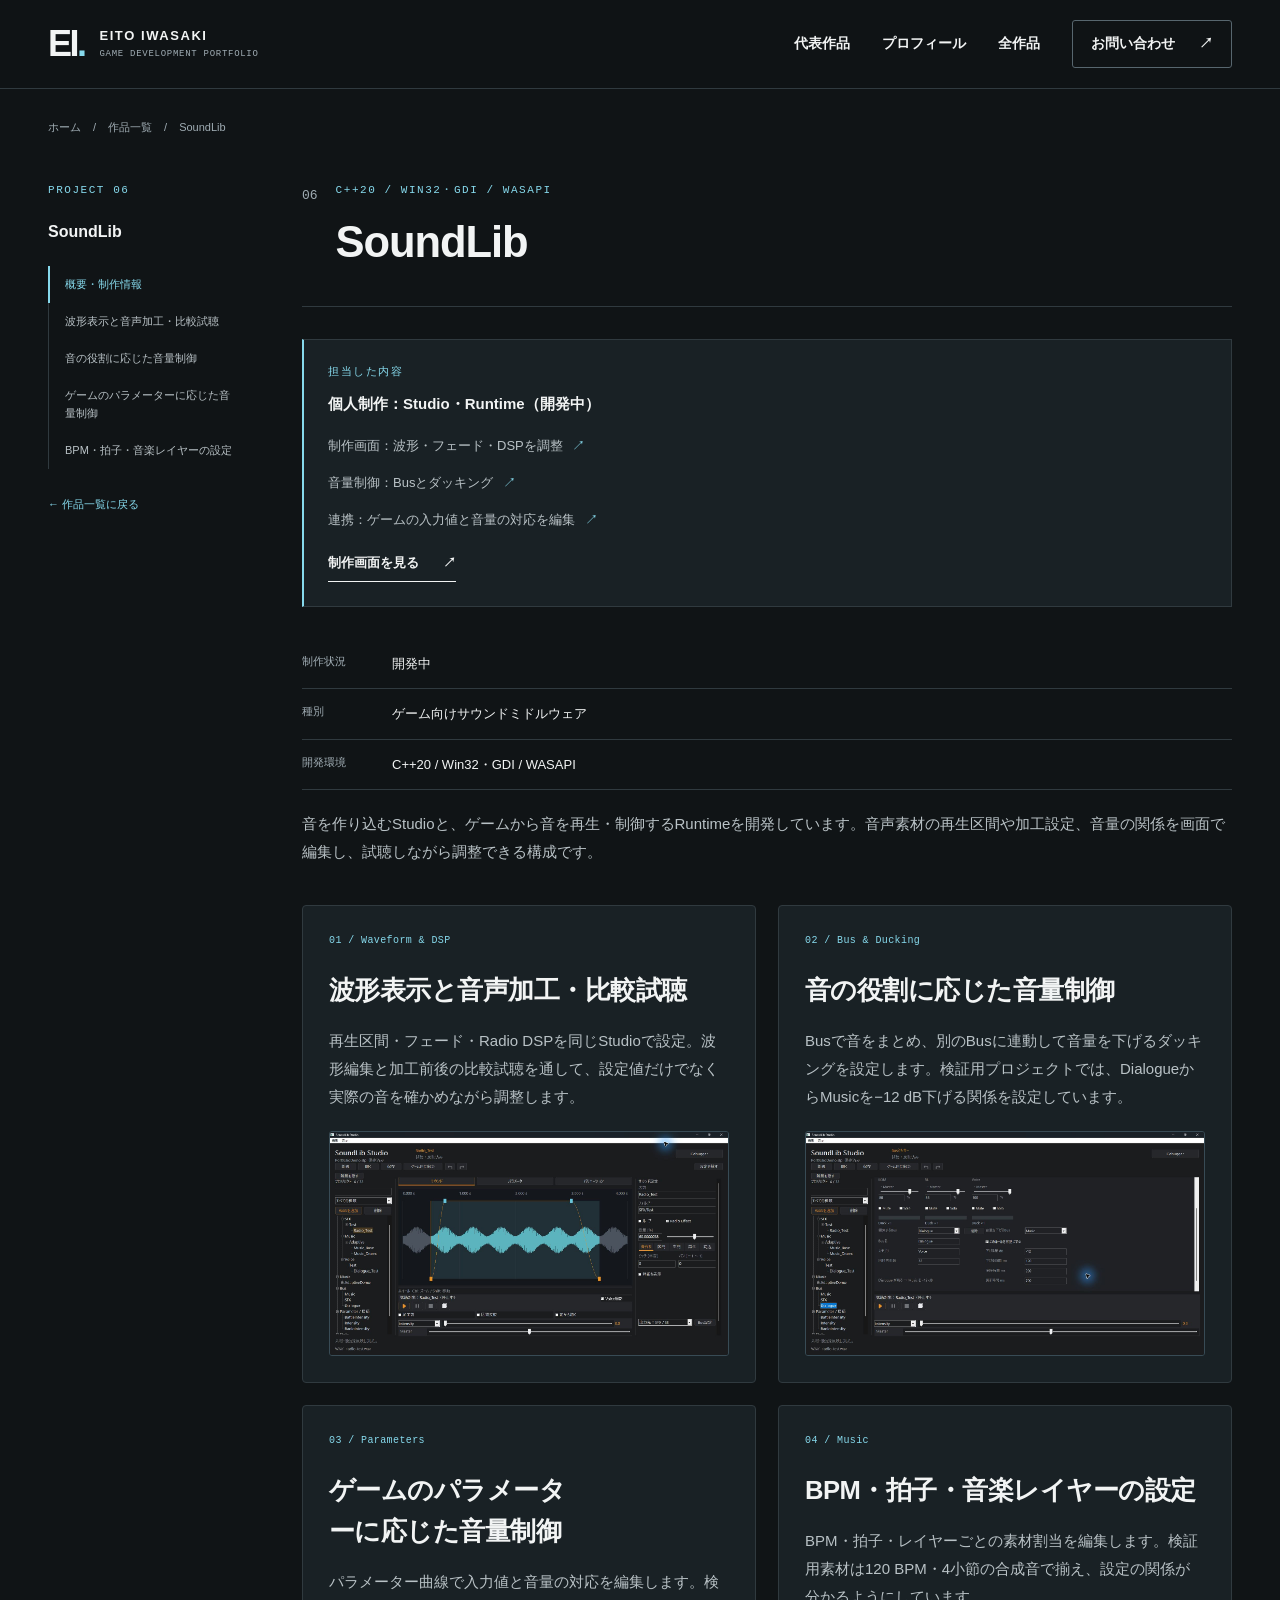
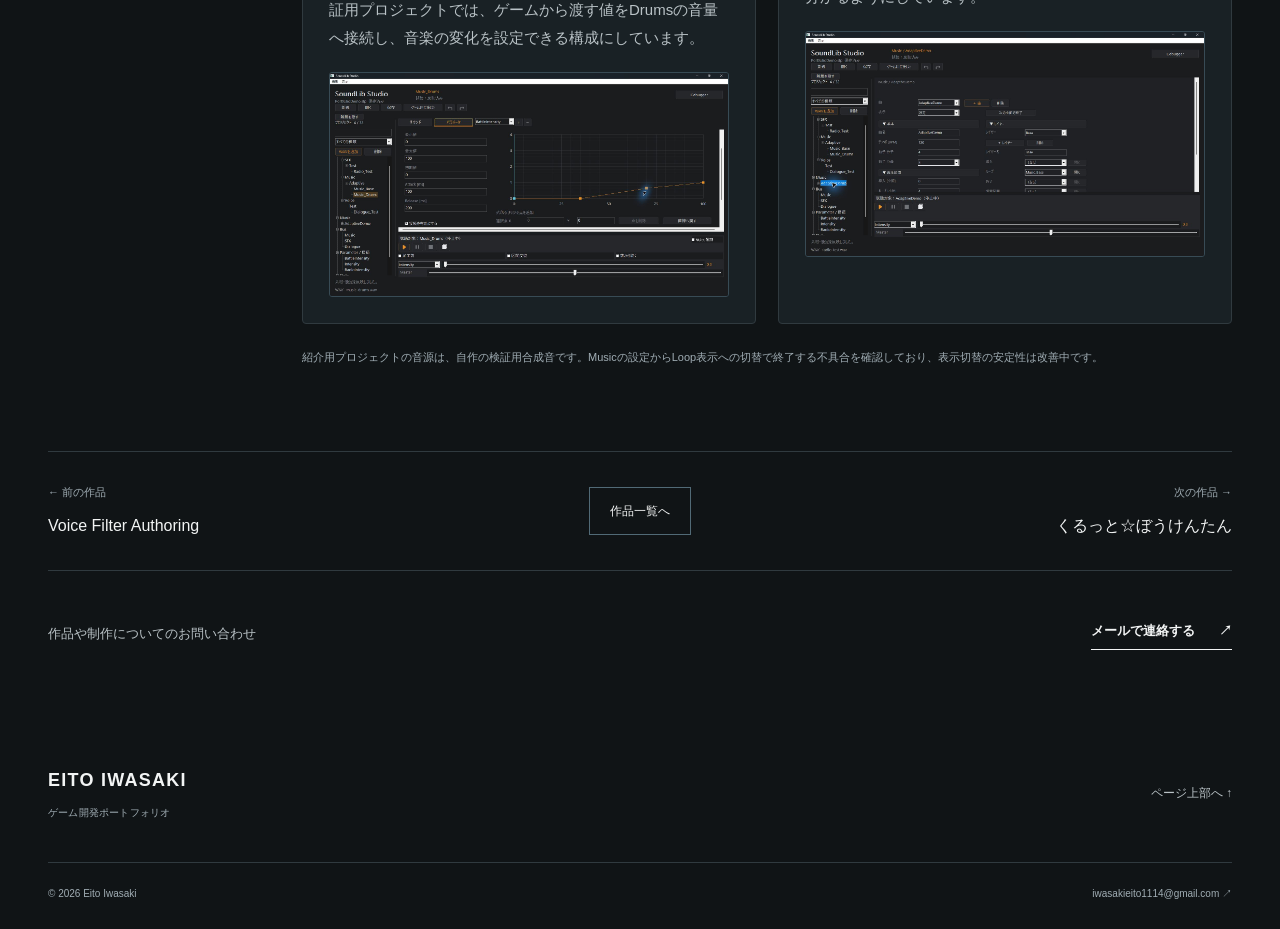
<file: works/soundlib.html>
<!DOCTYPE html>
<html lang="ja">
<head>
<meta charset="UTF-8">
<meta name="viewport" content="width=device-width, initial-scale=1">
<meta name="referrer" content="strict-origin-when-cross-origin">
<meta name="color-scheme" content="dark">
<title>SoundLib | 岩崎 瑛斗のポートフォリオ</title>
<meta name="description" content="音を編集するStudioと、ゲームから再生・制御するRuntimeを開発中。">
<meta name="theme-color" content="#101416">
<link rel="icon" href="../assets/favicon.svg" type="image/svg+xml">
<link rel="stylesheet" href="../style.css?v=20261108-1">
<script src="../site.js?v=20261012-6" defer>
</script>
<noscript>
<style>
.site-header{position:static}
.header-inner{flex-wrap:wrap;padding-block:12px;gap:12px 20px}
.menu-toggle{display:none}
.youtube-embed{display:none}
.global-nav{display:flex;position:static;flex-direction:row;flex-wrap:wrap;padding:0;gap:8px 20px;border:0;max-height:none;box-shadow:none;background:transparent}
.global-nav a{padding:8px 0;border:0}
.global-nav .nav-contact{margin:0;padding:8px 12px}
</style>
</noscript>
</head>
<body id="top" class="detail-page">
<a class="skip-link" href="#main">本文へスキップ</a>
    <header class="site-header">
<div class="header-inner">
      <a class="brand" href="../index.html" aria-label="岩崎瑛斗 ポートフォリオ トップ">
<span class="brand-mark">EI<span>.</span>
</span>
<span class="brand-name">EITO IWASAKI<small>GAME DEVELOPMENT PORTFOLIO</small>
</span>
</a>
      <button class="menu-toggle" type="button" aria-label="メニュー" aria-expanded="false" aria-controls="global-nav">
<span>メニュー</span>
<span class="menu-icon" aria-hidden="true">
</span>
</button>
      <nav id="global-nav" class="global-nav" aria-label="メインナビゲーション">
<a href="../index.html#selected">代表作品</a>
<a href="../index.html#profile">プロフィール</a>
<a href="../index.html#works">全作品</a>
<a class="nav-contact" href="../index.html#contact">お問い合わせ <span aria-hidden="true">↗</span></a>
</nav>
</div>
</header>
<main id="main" class="section-shell detail-shell">
<nav class="breadcrumb" aria-label="パンくずリスト">
<a href="../index.html">ホーム</a>
<span aria-hidden="true">/</span>
<a href="../index.html#works">作品一覧</a>
<span aria-hidden="true">/</span>
<span aria-current="page">SoundLib</span>
</nav>
<div class="detail-layout">
<aside class="project-sidebar">
<p class="section-kicker">Project 06</p>
<p class="sidebar-title">SoundLib</p>
<nav class="project-toc" aria-label="この作品の目次">
<a href="#soundlib">概要・制作情報</a>
<a href="#part-1">波形表示と音声加工・比較試聴</a>
<a href="#part-2">音の役割に応じた音量制御</a>
<a href="#part-3">ゲームのパラメーターに応じた音量制御</a>
<a href="#part-4">BPM・拍子・音楽レイヤーの設定</a>
</nav>
<a class="sidebar-back" href="../index.html#works">← 作品一覧に戻る</a>
</aside>
<article id="soundlib" class="project-detail">
        <div class="project-title-row">
          <span class="project-no">06</span>
          <div>
            <p class="section-kicker">C++20 / Win32・GDI / WASAPI</p>
            <h1>SoundLib</h1>
          </div>
        </div>
<div class="project-overview" aria-label="担当範囲と実装の要点">
<p class="section-kicker">担当した内容</p>
<p class="overview-role">個人制作：Studio・Runtime（開発中）</p>
<ul class="overview-points"><li><a href="#part-1">制作画面：波形・フェード・DSPを調整 <span aria-hidden="true">↗</span></a></li><li><a href="#part-2">音量制御：Busとダッキング <span aria-hidden="true">↗</span></a></li><li><a href="#part-3">連携：ゲームの入力値と音量の対応を編集 <span aria-hidden="true">↗</span></a></li></ul>
<a class="text-link overview-preview" href="#part-1">制作画面を見る</a>
</div>
        <div class="project-copy">
          <dl class="spec-list">
            <div>
<dt>制作状況</dt>
<dd>開発中</dd>
</div>
            <div>
<dt>種別</dt>
<dd>ゲーム向けサウンドミドルウェア</dd>
</div>
            <div>
<dt>開発環境</dt>
<dd>C++20 / Win32・GDI / WASAPI</dd>
</div>
          </dl>
          <p>音を作り込むStudioと、ゲームから音を再生・制御するRuntimeを開発しています。音声素材の再生区間や加工設定、音量の関係を画面で編集し、試聴しながら調整できる構成です。</p>
        </div>
        <div class="feature-grid">
          <article class="feature-card">
            <p class="feature-label">01 / Waveform &amp; DSP</p>
            <h2 id="part-1">波形表示と音声加工・比較試聴</h2>
            <p>再生区間・フェード・Radio DSPを同じStudioで設定。波形編集と加工前後の比較試聴を通して、設定値だけでなく実際の音を確かめながら調整します。</p>
            <img src="../assets/images/soundlib-studio.jpg" alt="選択した再生区間とフェード曲線、Radio Effectの設定が並ぶSoundLib Studio" loading="lazy" width="1536" height="864"/>
          </article>
          <article class="feature-card">
            <p class="feature-label">02 / Bus &amp; Ducking</p>
            <h2 id="part-2">音の役割に応じた音量制御</h2>
            <p>Busで音をまとめ、別のBusに連動して音量を下げるダッキングを設定します。検証用プロジェクトでは、DialogueからMusicを−12 dB下げる関係を設定しています。</p>
            <img src="../assets/images/soundlib-ducking.jpg" alt="Dialogueに連動してMusicを12 dB下げるダッキングと復帰時間の設定" loading="lazy" width="1536" height="864"/>
          </article>
          <article class="feature-card">
            <p class="feature-label">03 / Parameters</p>
            <h2 id="part-3">ゲームのパラメーターに応じた音量制御</h2>
            <p>パラメーター曲線で入力値と音量の対応を編集します。検証用プロジェクトでは、ゲームから渡す値をDrumsの音量へ接続し、音楽の変化を設定できる構成にしています。</p>
            <img src="../assets/images/soundlib-parameter.jpg" alt="BattleIntensityが増えるとDrumsの音量が上がるパラメーター曲線" loading="lazy" width="1536" height="864"/>
          </article>
          <article class="feature-card">
            <p class="feature-label">04 / Music</p>
            <h2 id="part-4">BPM・拍子・音楽レイヤーの設定</h2>
            <p>BPM・拍子・レイヤーごとの素材割当を編集します。検証用素材は120 BPM・4小節の合成音で揃え、設定の関係が分かるようにしています。</p>
            <img src="../assets/images/soundlib-music.jpg" alt="120 BPM、4分の4拍子とBaseレイヤーのループ素材を設定するMusic画面" loading="lazy" width="1536" height="864"/>
          </article>
        </div>
        <p class="media-note">紹介用プロジェクトの音源は、自作の検証用合成音です。Musicの設定からLoop表示への切替で終了する不具合を確認しており、表示切替の安定性は改善中です。</p>
      </article>
</div>
<nav class="project-pagination" aria-label="他の作品へ">
<a href="voice-filter.html">
<span>← 前の作品</span>
<strong>Voice Filter Authoring</strong>
</a>
<a href="../index.html#works" class="pagination-all">作品一覧へ</a>
<a href="kurutto.html">
<span>次の作品 →</span>
<strong>くるっと☆ぼうけんたん</strong>
</a>
</nav>
<div class="detail-contact">
<p>作品や制作についてのお問い合わせ</p>
<a class="text-link" href="mailto:iwasakieito1114@gmail.com">メールで連絡する</a>
</div>
</main>
<footer class="site-footer">
<div class="footer-top">
<a class="footer-brand" href="../index.html">EITO IWASAKI<span>ゲーム開発ポートフォリオ</span>
</a>
<a class="back-top" href="#top">ページ上部へ ↑</a>
</div>
<div class="footer-bottom">
<small>© 2026 Eito Iwasaki</small>
<a href="mailto:iwasakieito1114@gmail.com">iwasakieito1114@gmail.com ↗</a>
</div>
</footer>
<dialog class="image-lightbox" aria-label="画像の拡大表示">
<button class="lightbox-close" type="button" aria-label="画像を閉じる">×</button>
<img alt="">
<p class="lightbox-caption">
</p>
</dialog>
</body>
</html>
</file>
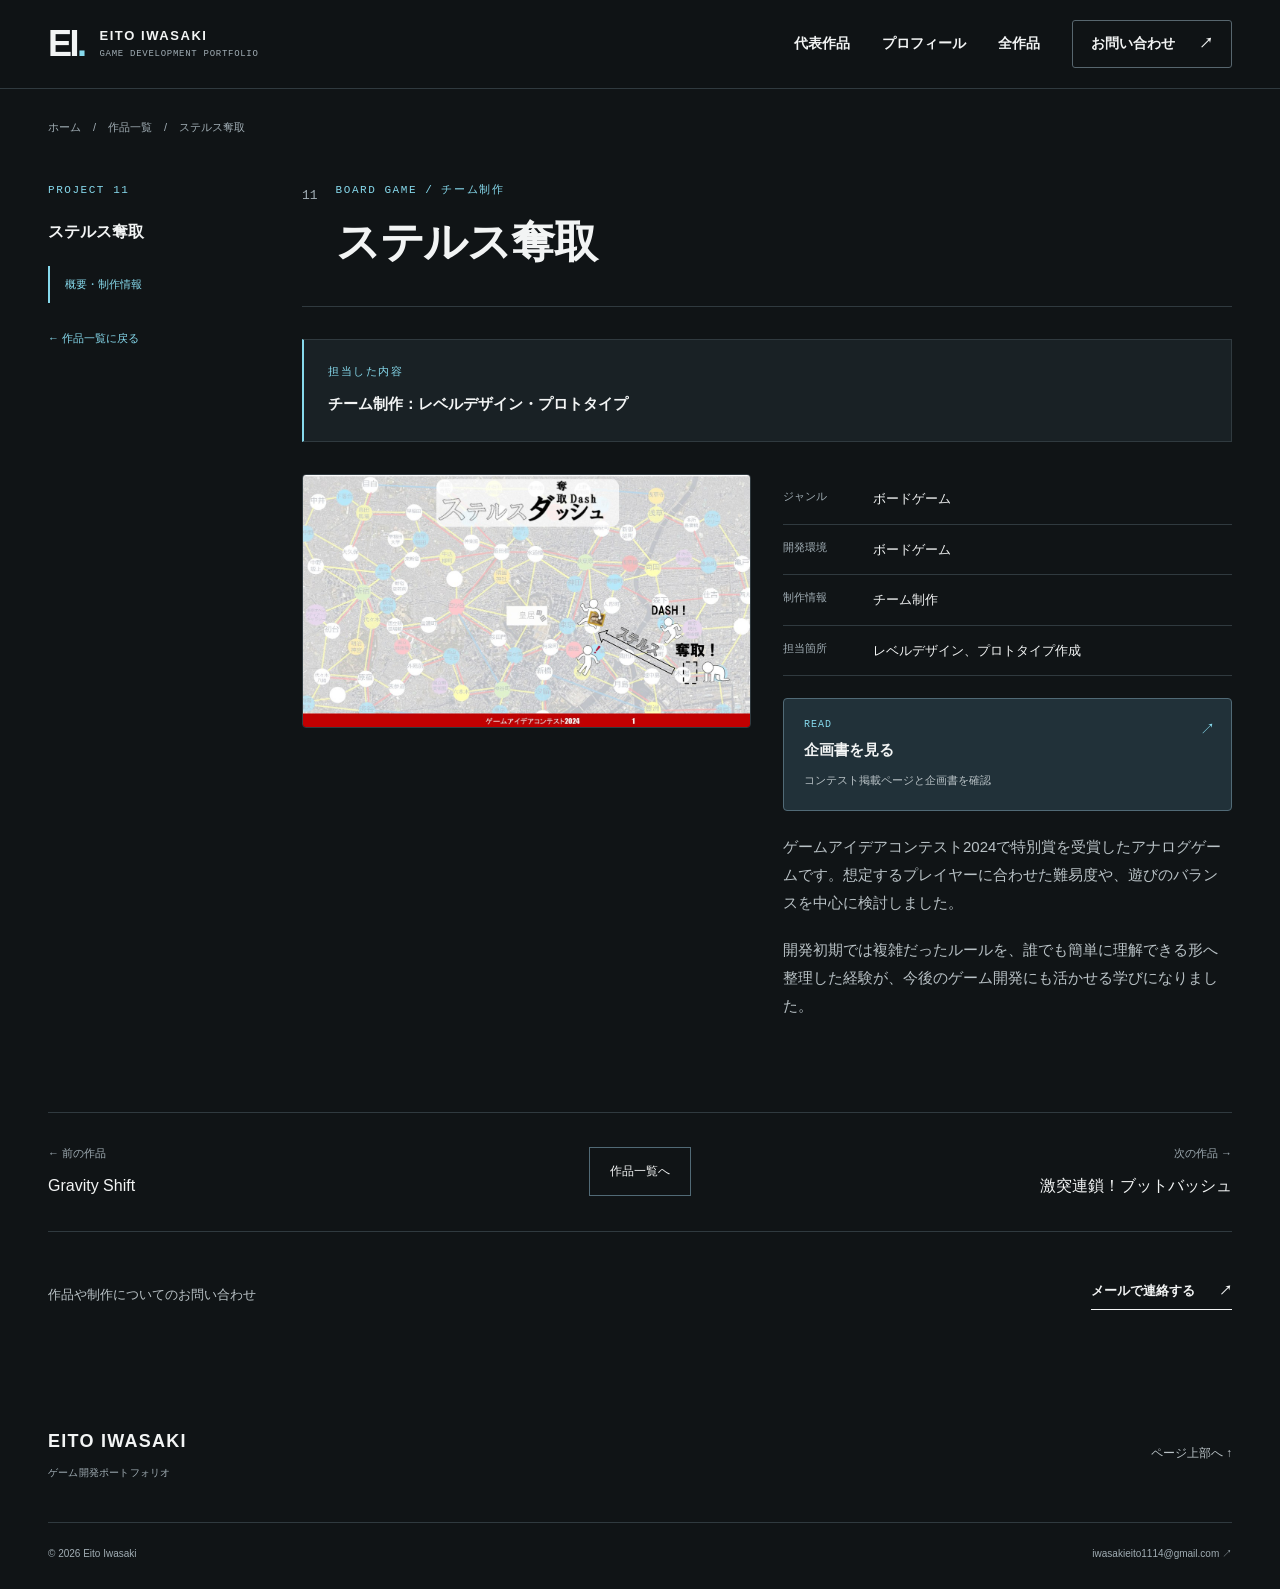
<file: works/stealth.html>
<!DOCTYPE html>
<html lang="ja">
<head>
<meta charset="UTF-8">
<meta name="viewport" content="width=device-width, initial-scale=1">
<meta name="referrer" content="strict-origin-when-cross-origin">
<meta name="color-scheme" content="dark">
<title>ステルス奪取 | 岩崎 瑛斗のポートフォリオ</title>
<meta name="description" content="ゲームアイデアコンテスト2024 特別賞。レベルデザインとプロトタイプを担当。">
<meta name="theme-color" content="#101416">
<link rel="icon" href="../assets/favicon.svg" type="image/svg+xml">
<link rel="stylesheet" href="../style.css?v=20261108-1">
<script src="../site.js?v=20261012-6" defer>
</script>
<noscript>
<style>
.site-header{position:static}
.header-inner{flex-wrap:wrap;padding-block:12px;gap:12px 20px}
.menu-toggle{display:none}
.youtube-embed{display:none}
.global-nav{display:flex;position:static;flex-direction:row;flex-wrap:wrap;padding:0;gap:8px 20px;border:0;max-height:none;box-shadow:none;background:transparent}
.global-nav a{padding:8px 0;border:0}
.global-nav .nav-contact{margin:0;padding:8px 12px}
</style>
</noscript>
</head>
<body id="top" class="detail-page">
<a class="skip-link" href="#main">本文へスキップ</a>
    <header class="site-header">
<div class="header-inner">
      <a class="brand" href="../index.html" aria-label="岩崎瑛斗 ポートフォリオ トップ">
<span class="brand-mark">EI<span>.</span>
</span>
<span class="brand-name">EITO IWASAKI<small>GAME DEVELOPMENT PORTFOLIO</small>
</span>
</a>
      <button class="menu-toggle" type="button" aria-label="メニュー" aria-expanded="false" aria-controls="global-nav">
<span>メニュー</span>
<span class="menu-icon" aria-hidden="true">
</span>
</button>
      <nav id="global-nav" class="global-nav" aria-label="メインナビゲーション">
<a href="../index.html#selected">代表作品</a>
<a href="../index.html#profile">プロフィール</a>
<a href="../index.html#works">全作品</a>
<a class="nav-contact" href="../index.html#contact">お問い合わせ <span aria-hidden="true">↗</span></a>
</nav>
</div>
</header>
<main id="main" class="section-shell detail-shell">
<nav class="breadcrumb" aria-label="パンくずリスト">
<a href="../index.html">ホーム</a>
<span aria-hidden="true">/</span>
<a href="../index.html#works">作品一覧</a>
<span aria-hidden="true">/</span>
<span aria-current="page">ステルス奪取</span>
</nav>
<div class="detail-layout">
<aside class="project-sidebar">
<p class="section-kicker">Project 11</p>
<p class="sidebar-title">ステルス奪取</p>
<nav class="project-toc" aria-label="この作品の目次">
<a href="#stealth">概要・制作情報</a>
</nav>
<a class="sidebar-back" href="../index.html#works">← 作品一覧に戻る</a>
</aside>
<article id="stealth" class="project-detail">
        <div class="project-title-row">
          <span class="project-no">11</span>
          <div>
            <p class="section-kicker">Board Game / チーム制作</p>
            <h1>ステルス奪取</h1>
          </div>
        </div>
<div class="project-overview" aria-label="担当範囲と実装の要点">
<p class="section-kicker">担当した内容</p>
<p class="overview-role">チーム制作：レベルデザイン・プロトタイプ</p>
</div>
        <div class="project-layout">
          <img loading="lazy" class="project-main-img" src="../assets/images/work-stealth.jpg" alt="ステルス奪取の資料画像" width="1200" height="675"/>
          <div class="project-copy">
            <dl class="spec-list">
              <div>
<dt>ジャンル</dt>
<dd>ボードゲーム</dd>
</div>
              <div>
<dt>開発環境</dt>
<dd>ボードゲーム</dd>
</div>
              <div>
<dt>制作情報</dt>
<dd>チーム制作</dd>
</div>
              <div>
<dt>担当箇所</dt>
<dd>レベルデザイン、プロトタイプ作成</dd>
</div>
            </dl>
            <div class="project-actions one-action">
              <a class="action-card action-doc" href="https://idea-contest.com/archives/3449" target="_blank" rel="noopener">
                <span class="action-eyebrow">Read</span>
                <strong>企画書を見る</strong>
                <span class="action-meta">コンテスト掲載ページと企画書を確認</span>
              </a>
            </div>
            <p>ゲームアイデアコンテスト2024で特別賞を受賞したアナログゲームです。想定するプレイヤーに合わせた難易度や、遊びのバランスを中心に検討しました。</p>
            <p>開発初期では複雑だったルールを、誰でも簡単に理解できる形へ整理した経験が、今後のゲーム開発にも活かせる学びになりました。</p>
          </div>
        </div>
      </article>
</div>
<nav class="project-pagination" aria-label="他の作品へ">
<a href="gravity.html">
<span>← 前の作品</span>
<strong>Gravity Shift</strong>
</a>
<a href="../index.html#works" class="pagination-all">作品一覧へ</a>
<a href="butto-bash.html">
<span>次の作品 →</span>
<strong>激突連鎖！ブットバッシュ</strong>
</a>
</nav>
<div class="detail-contact">
<p>作品や制作についてのお問い合わせ</p>
<a class="text-link" href="mailto:iwasakieito1114@gmail.com">メールで連絡する</a>
</div>
</main>
<footer class="site-footer">
<div class="footer-top">
<a class="footer-brand" href="../index.html">EITO IWASAKI<span>ゲーム開発ポートフォリオ</span>
</a>
<a class="back-top" href="#top">ページ上部へ ↑</a>
</div>
<div class="footer-bottom">
<small>© 2026 Eito Iwasaki</small>
<a href="mailto:iwasakieito1114@gmail.com">iwasakieito1114@gmail.com ↗</a>
</div>
</footer>
<dialog class="image-lightbox" aria-label="画像の拡大表示">
<button class="lightbox-close" type="button" aria-label="画像を閉じる">×</button>
<img alt="">
<p class="lightbox-caption">
</p>
</dialog>
</body>
</html>
</file>
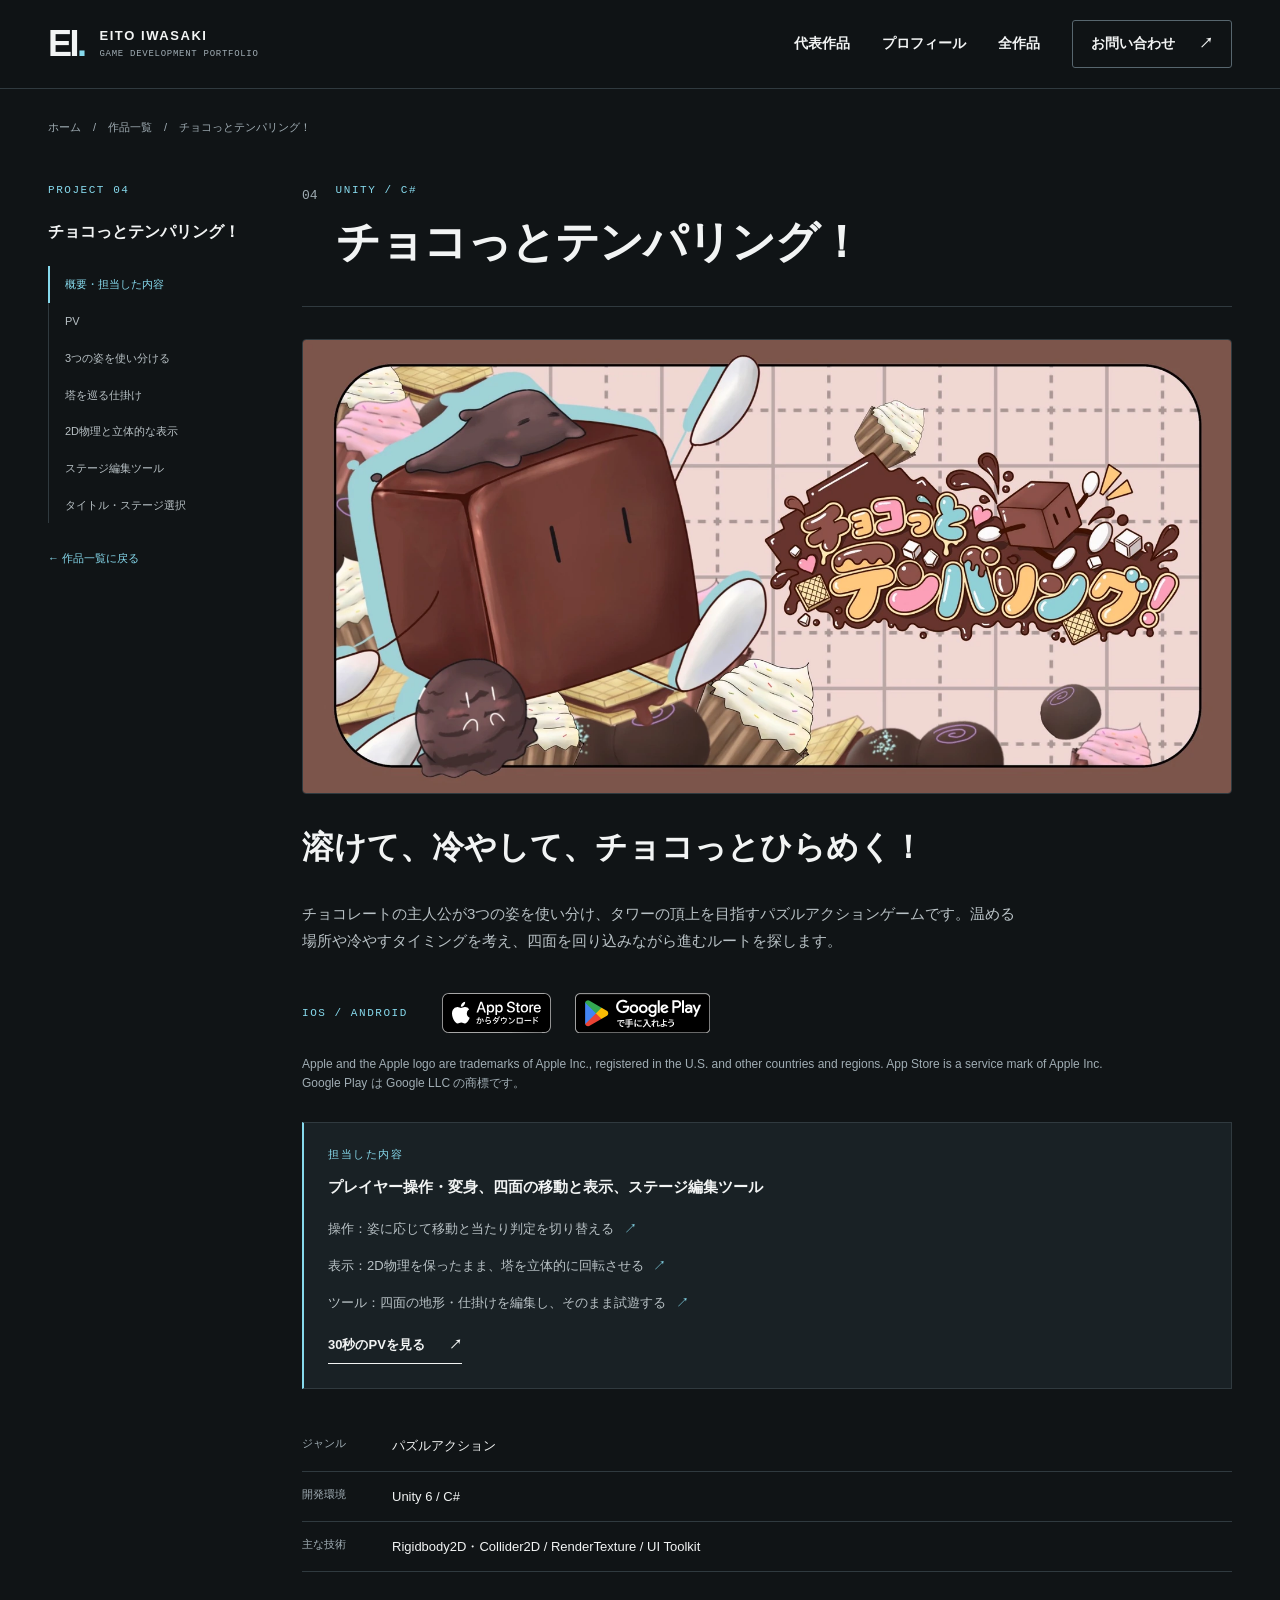
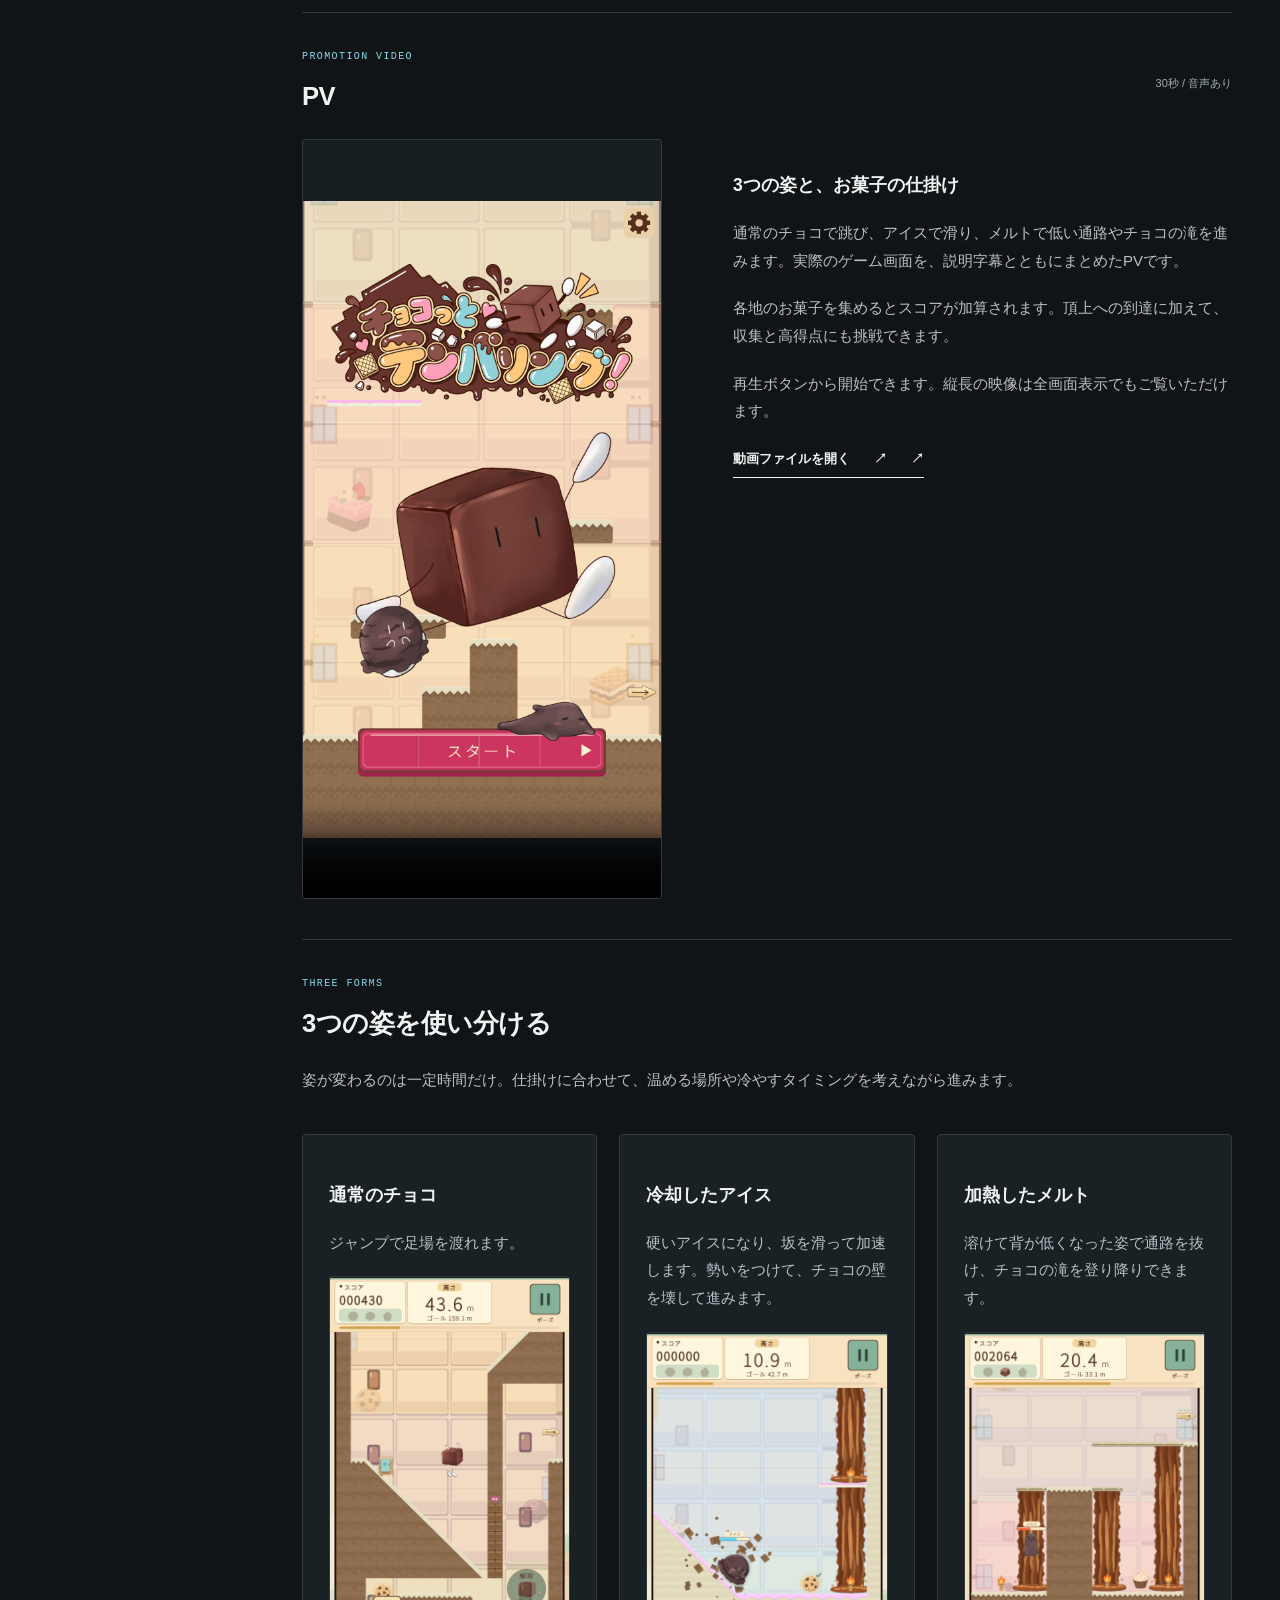
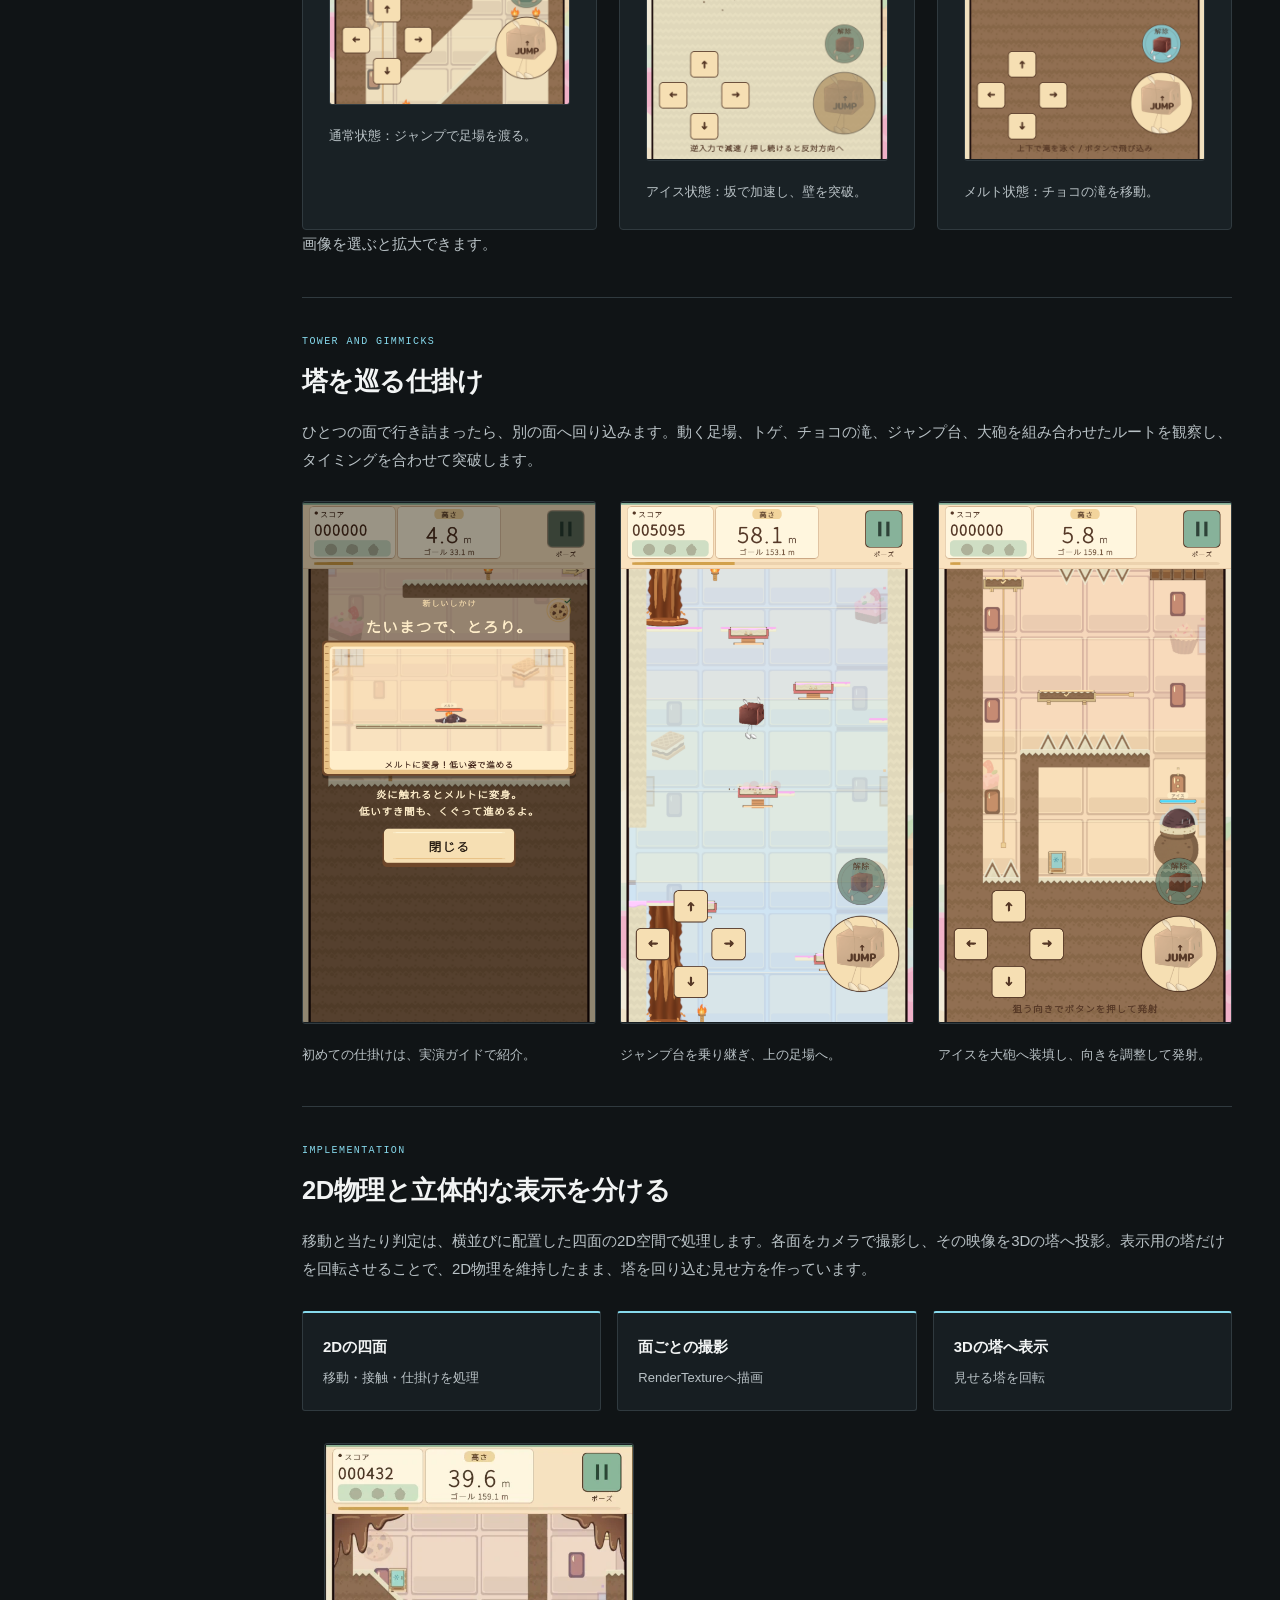
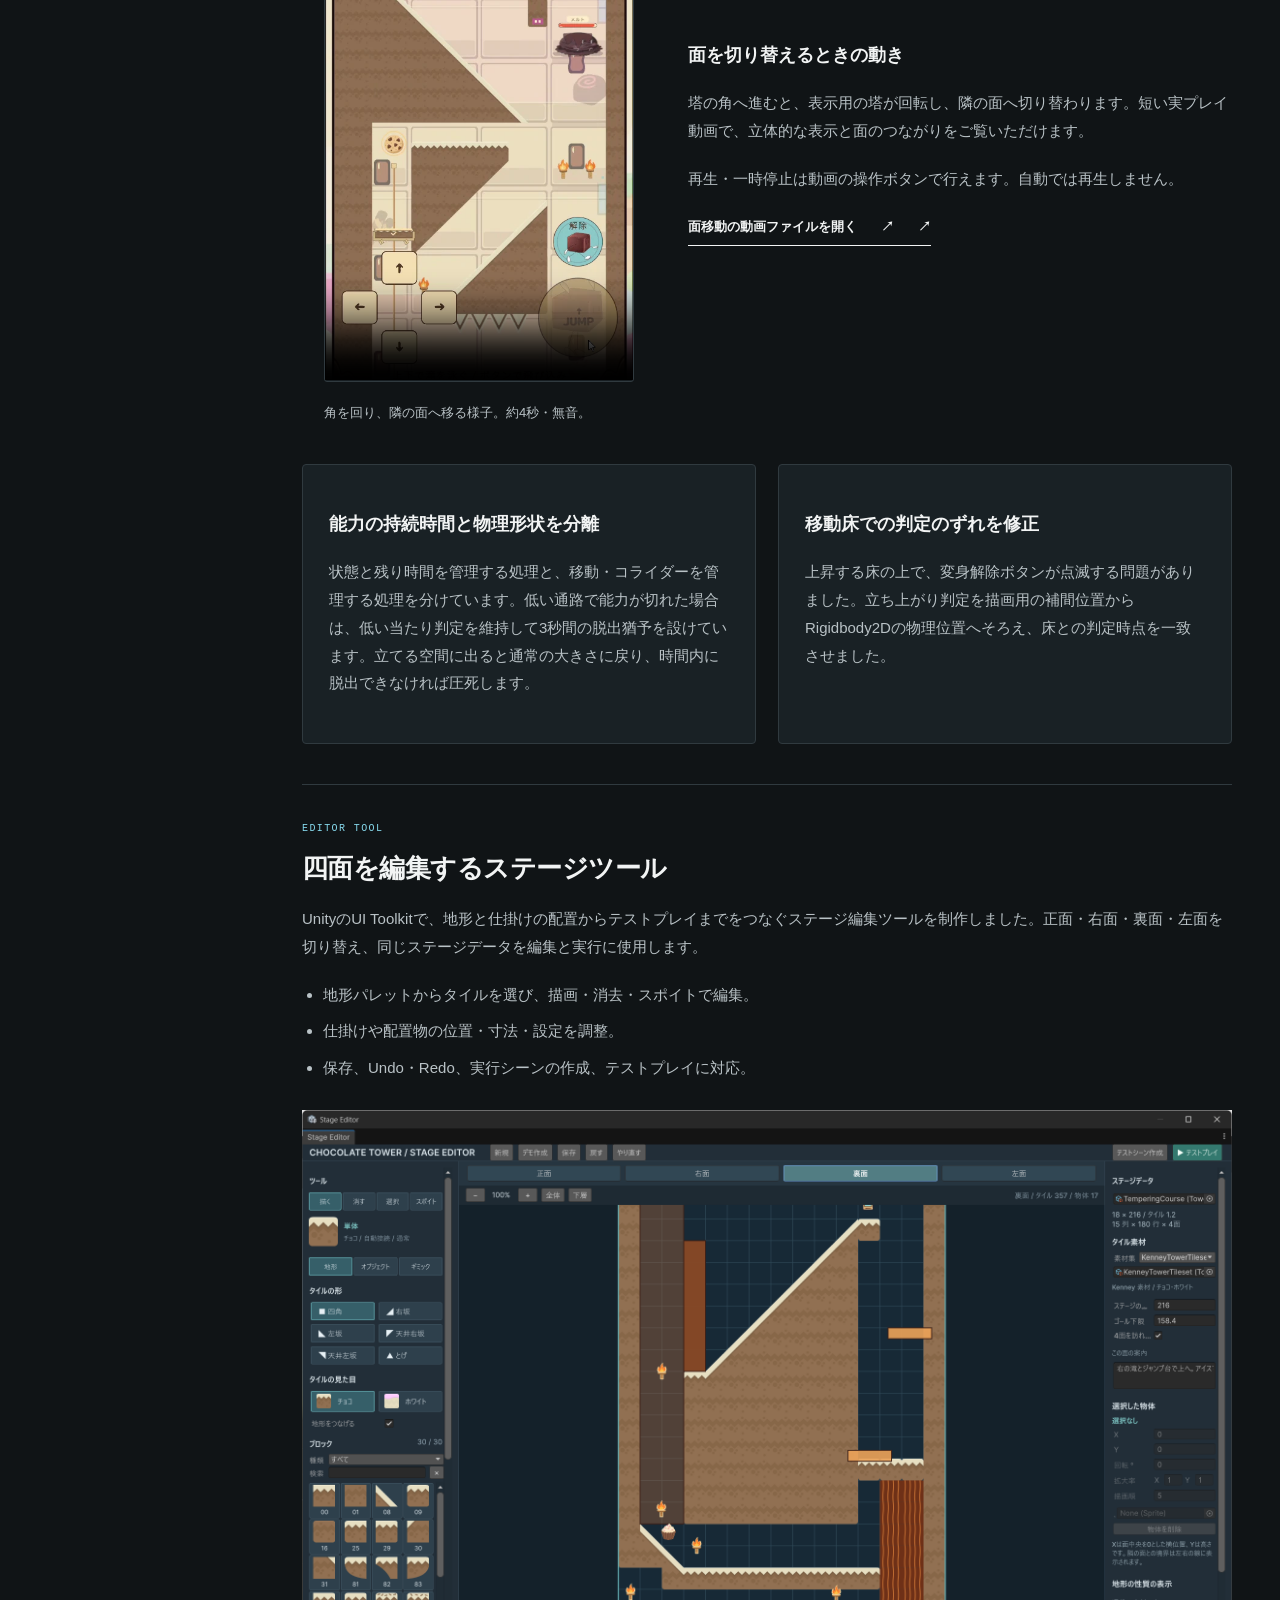
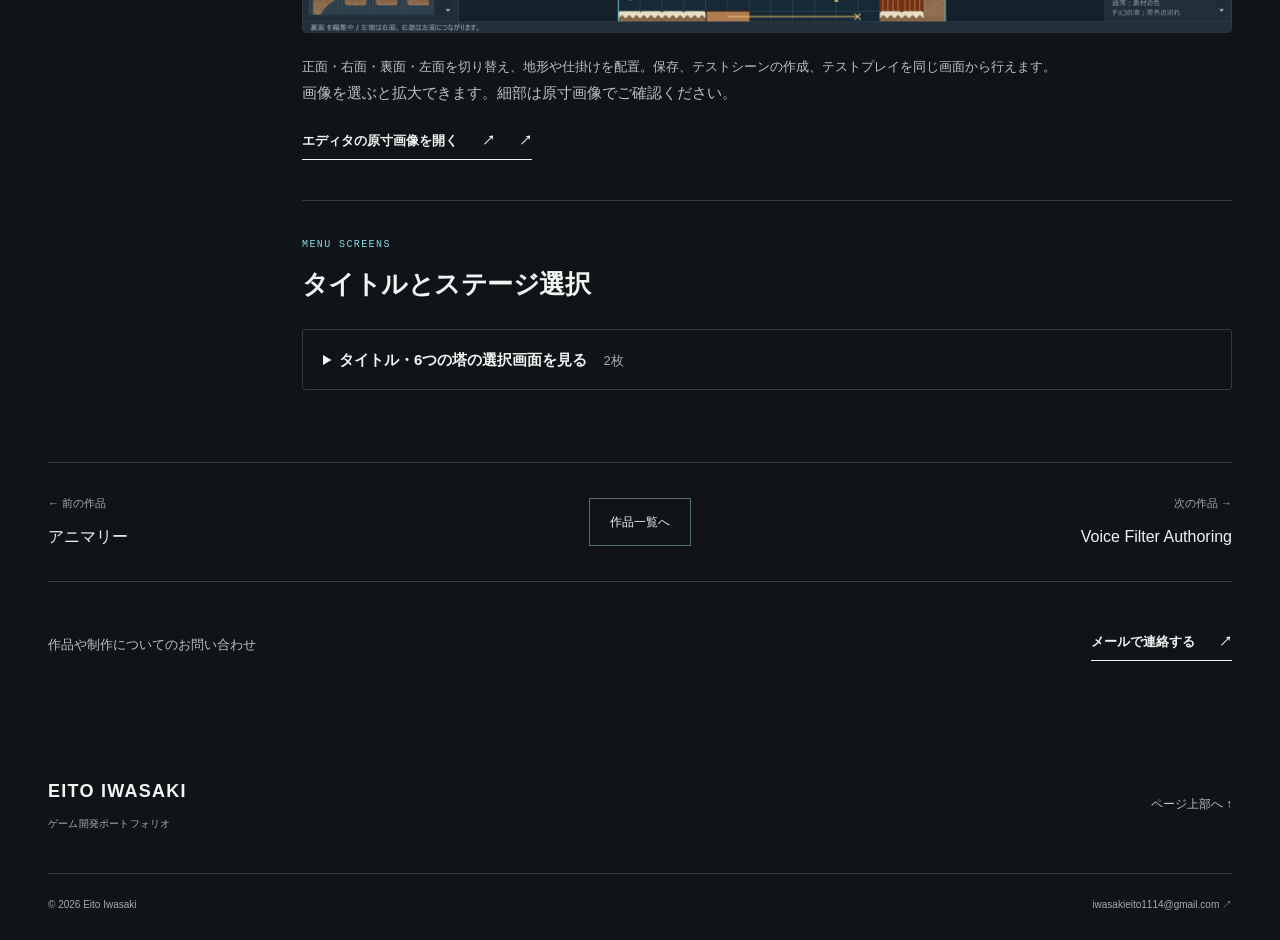
<file: works/tempering.html>
<!DOCTYPE html>
<html lang="ja">
<head>
<meta charset="UTF-8">
<meta name="viewport" content="width=device-width, initial-scale=1">
<meta name="referrer" content="strict-origin-when-cross-origin">
<meta name="color-scheme" content="dark">
<title>チョコっとテンパリング！ | 岩崎 瑛斗のポートフォリオ</title>
<meta name="description" content="チョコレートの主人公が3つの姿を使い分け、タワーの頂上を目指すパズルアクションゲーム。">
<meta name="theme-color" content="#101416">
<link rel="icon" href="../assets/favicon.svg" type="image/svg+xml">
<link rel="stylesheet" href="../style.css?v=20261108-1">
<link rel="stylesheet" href="../tempering.css?v=20261112-appstore">
<script src="../site.js?v=20261012-6" defer>
</script>
<noscript>
<style>
.site-header{position:static}
.header-inner{flex-wrap:wrap;padding-block:12px;gap:12px 20px}
.menu-toggle{display:none}
.youtube-embed{display:none}
.global-nav{display:flex;position:static;flex-direction:row;flex-wrap:wrap;padding:0;gap:8px 20px;border:0;max-height:none;box-shadow:none;background:transparent}
.global-nav a{padding:8px 0;border:0}
.global-nav .nav-contact{margin:0;padding:8px 12px}
</style>
</noscript>
</head>
<body id="top" class="detail-page">
<a class="skip-link" href="#main">本文へスキップ</a>
    <header class="site-header">
<div class="header-inner">
      <a class="brand" href="../index.html" aria-label="岩崎瑛斗 ポートフォリオ トップ">
<span class="brand-mark">EI<span>.</span>
</span>
<span class="brand-name">EITO IWASAKI<small>GAME DEVELOPMENT PORTFOLIO</small>
</span>
</a>
      <button class="menu-toggle" type="button" aria-label="メニュー" aria-expanded="false" aria-controls="global-nav">
<span>メニュー</span>
<span class="menu-icon" aria-hidden="true">
</span>
</button>
      <nav id="global-nav" class="global-nav" aria-label="メインナビゲーション">
<a href="../index.html#selected">代表作品</a>
<a href="../index.html#profile">プロフィール</a>
<a href="../index.html#works">全作品</a>
<a class="nav-contact" href="../index.html#contact">お問い合わせ <span aria-hidden="true">↗</span></a>
</nav>
</div>
</header>
<main id="main" class="section-shell detail-shell">
<nav class="breadcrumb" aria-label="パンくずリスト"><a href="../index.html">ホーム</a><span aria-hidden="true">/</span><a href="../index.html#works">作品一覧</a><span aria-hidden="true">/</span><span aria-current="page">チョコっとテンパリング！</span></nav>
<div class="detail-layout">
<aside class="project-sidebar">
<p class="section-kicker">Project 04</p><p class="sidebar-title">チョコっとテンパリング！</p>
<nav class="project-toc" aria-label="この作品の目次">
<a href="#tempering">概要・担当した内容</a><a href="#pv">PV</a><a href="#forms">3つの姿を使い分ける</a><a href="#gimmicks">塔を巡る仕掛け</a><a href="#implementation">2D物理と立体的な表示</a><a href="#stage-editor">ステージ編集ツール</a><a href="#menu-screens">タイトル・ステージ選択</a>
</nav><a class="sidebar-back" href="../index.html#works">← 作品一覧に戻る</a>
</aside>
<article id="tempering" class="project-detail">
<div class="project-title-row"><span class="project-no">04</span><div><p class="section-kicker">Unity / C#</p><h1 class="tempering-title"><span>チョコっと</span><wbr><span>テンパリング！</span></h1></div></div>
<figure class="tempering-hero"><img class="project-main-img tempering-hero-media" src="../assets/images/tempering/header.webp" alt="チョコっとテンパリング！のロゴと、通常・アイス・メルトのチョコレートたち" width="1600" height="781" fetchpriority="high"></figure>
<div class="tempering-lead project-copy"><h2>溶けて、冷やして、チョコっとひらめく！</h2><p>チョコレートの主人公が3つの姿を使い分け、タワーの頂上を目指すパズルアクションゲームです。温める場所や冷やすタイミングを考え、四面を回り込みながら進むルートを探します。</p></div>
<div class="tempering-store" role="group" aria-label="アプリの配信先"><p class="section-kicker">iOS / Android</p><div class="store-badges"><a class="store-badge app-store-badge" href="https://apps.apple.com/jp/app/%E3%83%81%E3%83%A7%E3%82%B3%E3%81%A3%E3%81%A8%E3%83%86%E3%83%B3%E3%83%91%E3%83%AA%E3%83%B3%E3%82%B0/id6822219577" target="_blank" rel="noopener" aria-label="App Storeでダウンロード（新しいタブ）"><img src="../assets/images/app-store-badge-ja.svg" alt="App Storeでダウンロード" width="109" height="40" loading="lazy"></a><a class="store-badge google-play-badge" href="https://play.google.com/store/apps/details?id=com.chocotempering&amp;hl=ja-JP" target="_blank" rel="noopener" aria-label="チョコっとテンパリング！をGoogle Playで入手（新しいタブ）"><img src="../assets/images/google-play-badge-ja.png" alt="Google Play で手に入れよう" width="270" height="80" loading="lazy"></a></div><p class="store-attribution">Apple and the Apple logo are trademarks of Apple Inc., registered in the U.S. and other countries and regions. App Store is a service mark of Apple Inc.<br>Google Play は Google LLC の商標です。</p></div>
<div class="project-overview" aria-label="担当範囲と実装の要点"><p class="section-kicker">担当した内容</p><p class="overview-role">プレイヤー操作・変身、四面の移動と表示、ステージ編集ツール</p><ul class="overview-points"><li><a href="#forms">操作：姿に応じて移動と当たり判定を切り替える <span aria-hidden="true">↗</span></a></li><li><a href="#implementation">表示：2D物理を保ったまま、塔を立体的に回転させる <span aria-hidden="true">↗</span></a></li><li><a href="#stage-editor">ツール：四面の地形・仕掛けを編集し、そのまま試遊する <span aria-hidden="true">↗</span></a></li></ul><a class="text-link overview-preview" href="#pv">30秒のPVを見る</a></div>
<dl class="spec-list"><div><dt>ジャンル</dt><dd>パズルアクション</dd></div><div><dt>開発環境</dt><dd>Unity 6 / C#</dd></div><div><dt>主な技術</dt><dd>Rigidbody2D・Collider2D / RenderTexture / UI Toolkit</dd></div></dl>
<section class="subsection pv-section" aria-labelledby="pv"><div class="subsection-heading-row"><div><p class="section-kicker">Promotion Video</p><h2 id="pv">PV</h2></div><span class="media-note">30秒 / 音声あり</span></div>
<div class="tempering-pv-grid"><video class="tempering-pv-media" controls playsinline preload="none" poster="../assets/images/tempering/title.webp" aria-label="チョコっとテンパリング！の30秒PV"><source src="../assets/videos/tempering-pv.mp4" type="video/mp4"><a href="../assets/videos/tempering-pv.mp4">PVの動画ファイルを開く</a></video><div class="project-copy"><h3>3つの姿と、お菓子の仕掛け</h3><p>通常のチョコで跳び、アイスで滑り、メルトで低い通路やチョコの滝を進みます。実際のゲーム画面を、説明字幕とともにまとめたPVです。</p><p>各地のお菓子を集めるとスコアが加算されます。頂上への到達に加えて、収集と高得点にも挑戦できます。</p><p class="media-note">再生ボタンから開始できます。縦長の映像は全画面表示でもご覧いただけます。</p><a class="text-link" href="../assets/videos/tempering-pv.mp4">動画ファイルを開く <span aria-hidden="true">↗</span></a></div></div>
</section>
<section class="subsection" aria-labelledby="forms"><div class="subsection-heading-row"><div><p class="section-kicker">Three Forms</p><h2 id="forms">3つの姿を使い分ける</h2></div></div><p>姿が変わるのは一定時間だけ。仕掛けに合わせて、温める場所や冷やすタイミングを考えながら進みます。</p>
<div class="feature-grid tempering-states"><article class="feature-card tempering-state-card" data-player-state="normal"><h3>通常のチョコ</h3><p>ジャンプで足場を渡れます。</p><figure class="tempering-state-visual"><img loading="lazy" src="../assets/images/tempering/normal.webp" alt="通常状態の四角いチョコが足場の間をジャンプしているゲーム画面" width="1080" height="1920"><figcaption>通常状態：ジャンプで足場を渡る。</figcaption></figure></article><article class="feature-card tempering-state-card" data-player-state="ice"><h3>冷却したアイス</h3><p>硬いアイスになり、坂を滑って加速します。勢いをつけて、チョコの壁を壊して進みます。</p><figure class="tempering-state-visual"><img loading="lazy" src="../assets/images/tempering/ice-break.webp" alt="アイスの状態ゲージが表示され、坂を滑ったアイスが壁を壊しているゲーム画面" width="1080" height="1920"><figcaption>アイス状態：坂で加速し、壁を突破。</figcaption></figure></article><article class="feature-card tempering-state-card" data-player-state="melt"><h3>加熱したメルト</h3><p>溶けて背が低くなった姿で通路を抜け、チョコの滝を登り降りできます。</p><figure class="tempering-state-visual"><img loading="lazy" src="../assets/images/tempering/waterfall.webp" alt="メルトの状態ゲージが表示され、溶けたチョコが滝を移動しているゲーム画面" width="1080" height="1920"><figcaption>メルト状態：チョコの滝を移動。</figcaption></figure></article></div><p class="media-note">画像を選ぶと拡大できます。</p>
</section>
<section class="subsection" aria-labelledby="gimmicks"><p class="section-kicker">Tower and Gimmicks</p><h2 id="gimmicks">塔を巡る仕掛け</h2><p>ひとつの面で行き詰まったら、別の面へ回り込みます。動く足場、トゲ、チョコの滝、ジャンプ台、大砲を組み合わせたルートを観察し、タイミングを合わせて突破します。</p><div class="tempering-gallery tempering-gallery-three"><figure><img loading="lazy" src="../assets/images/tempering/melt-guide.webp" alt="たいまつでメルトへ変身し低い通路を進むことを説明するゲーム内の実演ガイド" width="1080" height="1920"><figcaption>初めての仕掛けは、実演ガイドで紹介。</figcaption></figure><figure><img loading="lazy" src="../assets/images/tempering/jump-pads.webp" alt="通常のチョコがジャンプ台を乗り継いで塔を登るゲーム画面" width="1080" height="1920"><figcaption>ジャンプ台を乗り継ぎ、上の足場へ。</figcaption></figure><figure><img loading="lazy" src="../assets/images/tempering/ice-cannon.webp" alt="大砲にアイスを装填し、狙う向きを調整するゲーム画面" width="1080" height="1920"><figcaption>アイスを大砲へ装填し、向きを調整して発射。</figcaption></figure></div></section>
<section class="subsection" aria-labelledby="implementation"><p class="section-kicker">Implementation</p><h2 id="implementation">2D物理と立体的な表示を分ける</h2><p>移動と当たり判定は、横並びに配置した四面の2D空間で処理します。各面をカメラで撮影し、その映像を3Dの塔へ投影。表示用の塔だけを回転させることで、2D物理を維持したまま、塔を回り込む見せ方を作っています。</p>
<ol class="tempering-pipeline" aria-label="物理と表示の流れ"><li><strong>2Dの四面</strong><span>移動・接触・仕掛けを処理</span></li><li><strong>面ごとの撮影</strong><span>RenderTextureへ描画</span></li><li><strong>3Dの塔へ表示</strong><span>見せる塔を回転</span></li></ol>
<div class="tempering-face-demo"><figure class="tempering-face-visual"><video class="tempering-face-video" controls muted playsinline preload="none" poster="../assets/images/tempering/face-transition-poster.webp" aria-label="四面の塔を回り込む面移動の実演、約4秒、無音"><source src="../assets/videos/tempering-face-transition.mp4" type="video/mp4"><a href="../assets/videos/tempering-face-transition.mp4">面移動の動画を開く</a></video><figcaption>角を回り、隣の面へ移る様子。約4秒・無音。</figcaption></figure><div class="project-copy"><h3>面を切り替えるときの動き</h3><p>塔の角へ進むと、表示用の塔が回転し、隣の面へ切り替わります。短い実プレイ動画で、立体的な表示と面のつながりをご覧いただけます。</p><p class="media-note">再生・一時停止は動画の操作ボタンで行えます。自動では再生しません。</p><a class="text-link" href="../assets/videos/tempering-face-transition.mp4">面移動の動画ファイルを開く <span aria-hidden="true">↗</span></a></div></div>
<div class="feature-grid two"><article class="feature-card"><h3>能力の持続時間と物理形状を分離</h3><p>状態と残り時間を管理する処理と、移動・コライダーを管理する処理を分けています。低い通路で能力が切れた場合は、低い当たり判定を維持して3秒間の脱出猶予を設けています。立てる空間に出ると通常の大きさに戻り、時間内に脱出できなければ圧死します。</p></article><article class="feature-card"><h3>移動床での判定のずれを修正</h3><p>上昇する床の上で、変身解除ボタンが点滅する問題がありました。立ち上がり判定を描画用の補間位置からRigidbody2Dの物理位置へそろえ、床との判定時点を一致させました。</p></article></div>
</section>
<section class="subsection" aria-labelledby="stage-editor"><p class="section-kicker">Editor Tool</p><h2 id="stage-editor">四面を編集するステージツール</h2><p>UnityのUI Toolkitで、地形と仕掛けの配置からテストプレイまでをつなぐステージ編集ツールを制作しました。正面・右面・裏面・左面を切り替え、同じステージデータを編集と実行に使用します。</p><ul class="tempering-tool-points"><li>地形パレットからタイルを選び、描画・消去・スポイトで編集。</li><li>仕掛けや配置物の位置・寸法・設定を調整。</li><li>保存、Undo・Redo、実行シーンの作成、テストプレイに対応。</li></ul>
<figure class="tempering-editor-figure" id="stage-editor-image"><img loading="lazy" src="../assets/images/tempering/stage-editor.webp" alt="四面の切替タブ、地形パレット、ステージ配置、保存とテストプレイのボタンを備えたステージエディタ" width="1920" height="1080"><figcaption>正面・右面・裏面・左面を切り替え、地形や仕掛けを配置。保存、テストシーンの作成、テストプレイを同じ画面から行えます。</figcaption></figure><p class="media-note">画像を選ぶと拡大できます。細部は原寸画像でご確認ください。</p><a class="text-link" href="../assets/images/tempering/stage-editor.webp" target="_blank" rel="noopener">エディタの原寸画像を開く <span aria-hidden="true">↗</span></a>
</section>
<section class="subsection" aria-labelledby="menu-screens"><p class="section-kicker">Menu Screens</p><h2 id="menu-screens">タイトルとステージ選択</h2><details class="tempering-extra-screens"><summary>タイトル・6つの塔の選択画面を見る <span>2枚</span></summary><div class="tempering-gallery"><figure><img loading="lazy" src="../assets/images/tempering/title.webp" alt="チョコのキャラクターとスタートボタンが並ぶタイトル画面" width="1080" height="1920"><figcaption>タイトル画面。</figcaption></figure><figure><img loading="lazy" src="../assets/images/tempering/stage-select.webp" alt="6つの塔と解放状況を表示するステージセレクト画面" width="1080" height="1920"><figcaption>ステージ選択。クリア状況に応じて次の塔が解放。</figcaption></figure></div></details></section>
</article></div>
<nav class="project-pagination" aria-label="他の作品へ"><a href="animaly.html"><span>← 前の作品</span><strong>アニマリー</strong></a><a href="../index.html#works" class="pagination-all">作品一覧へ</a><a href="voice-filter.html"><span>次の作品 →</span><strong>Voice Filter Authoring</strong></a></nav>
<div class="detail-contact"><p>作品や制作についてのお問い合わせ</p><a class="text-link" href="mailto:iwasakieito1114@gmail.com">メールで連絡する</a></div></main>
<footer class="site-footer">
<div class="footer-top">
<a class="footer-brand" href="../index.html">EITO IWASAKI<span>ゲーム開発ポートフォリオ</span>
</a>
<a class="back-top" href="#top">ページ上部へ ↑</a>
</div>
<div class="footer-bottom">
<small>© 2026 Eito Iwasaki</small>
<a href="mailto:iwasakieito1114@gmail.com">iwasakieito1114@gmail.com ↗</a>
</div>
</footer>
<dialog class="image-lightbox" aria-label="画像の拡大表示">
<button class="lightbox-close" type="button" aria-label="画像を閉じる">×</button>
<img alt="">
<p class="lightbox-caption">
</p>
</dialog>
</body>
</html>
</file>
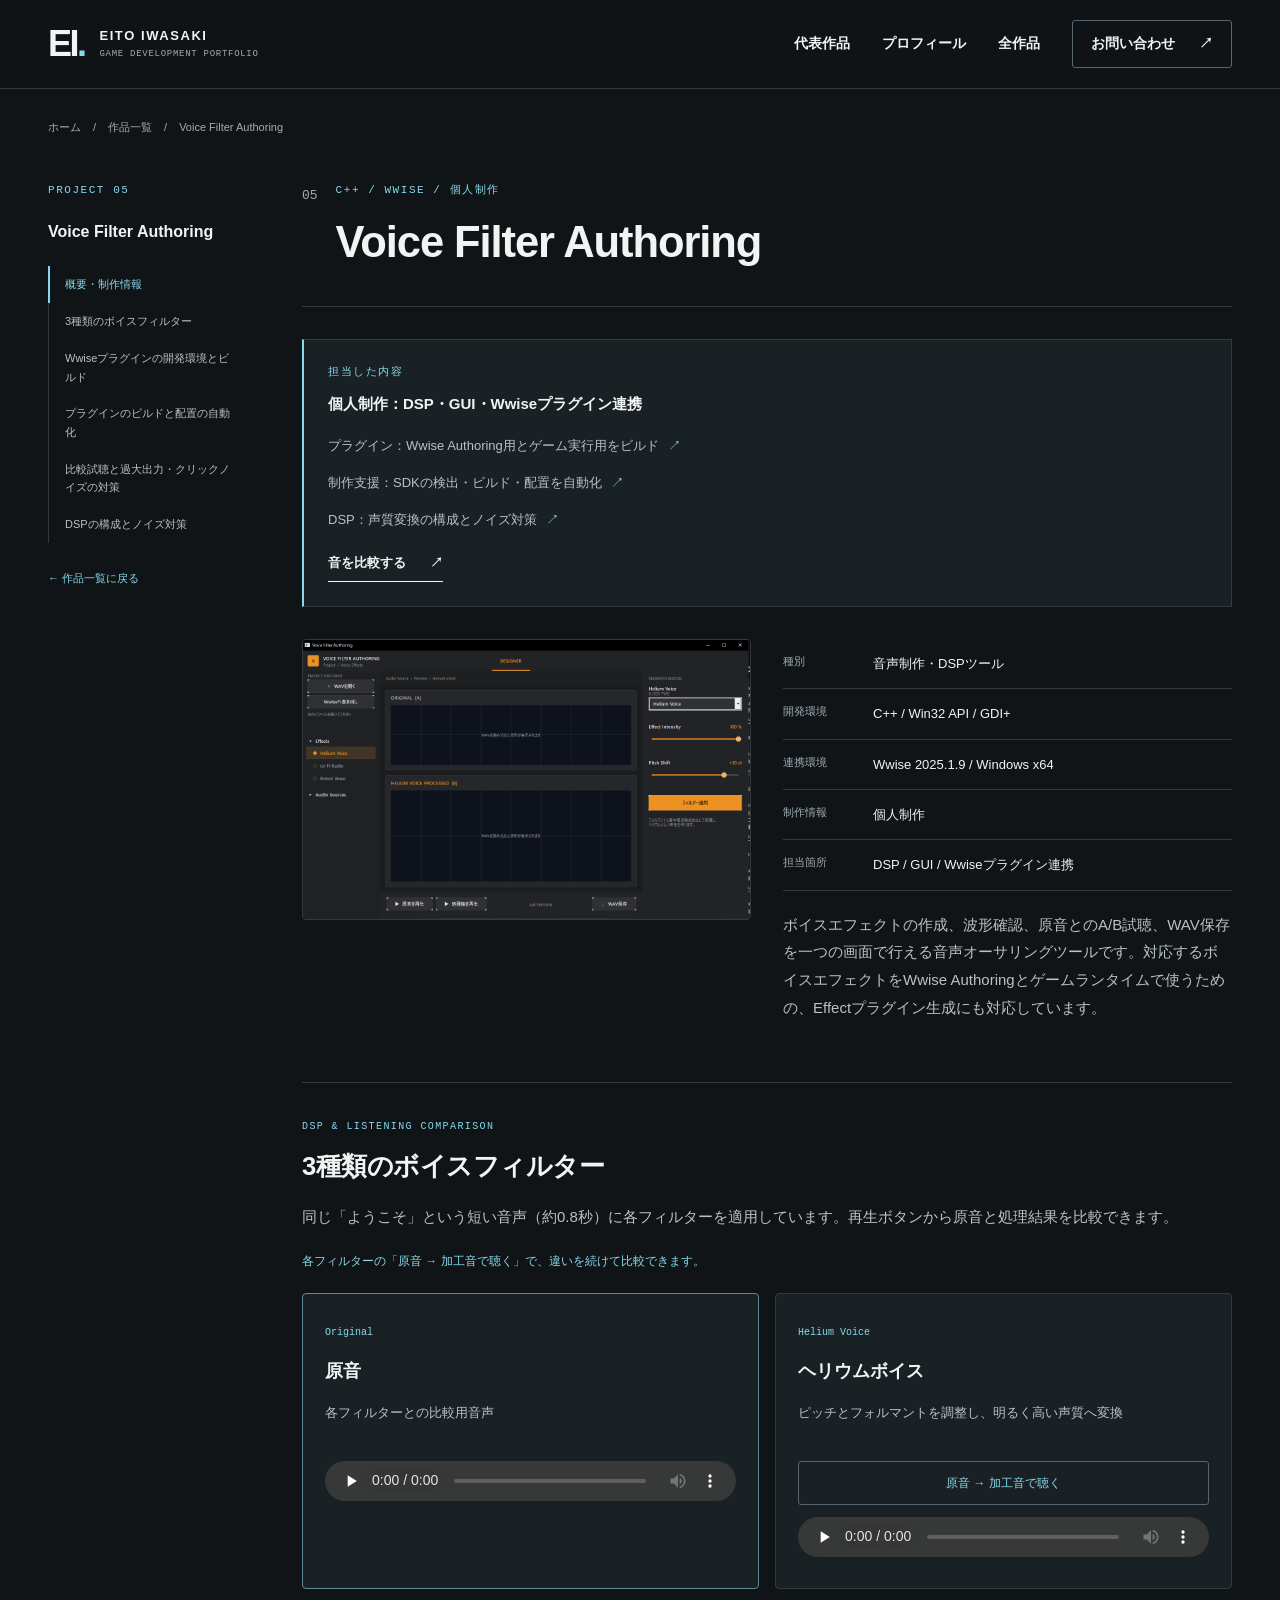
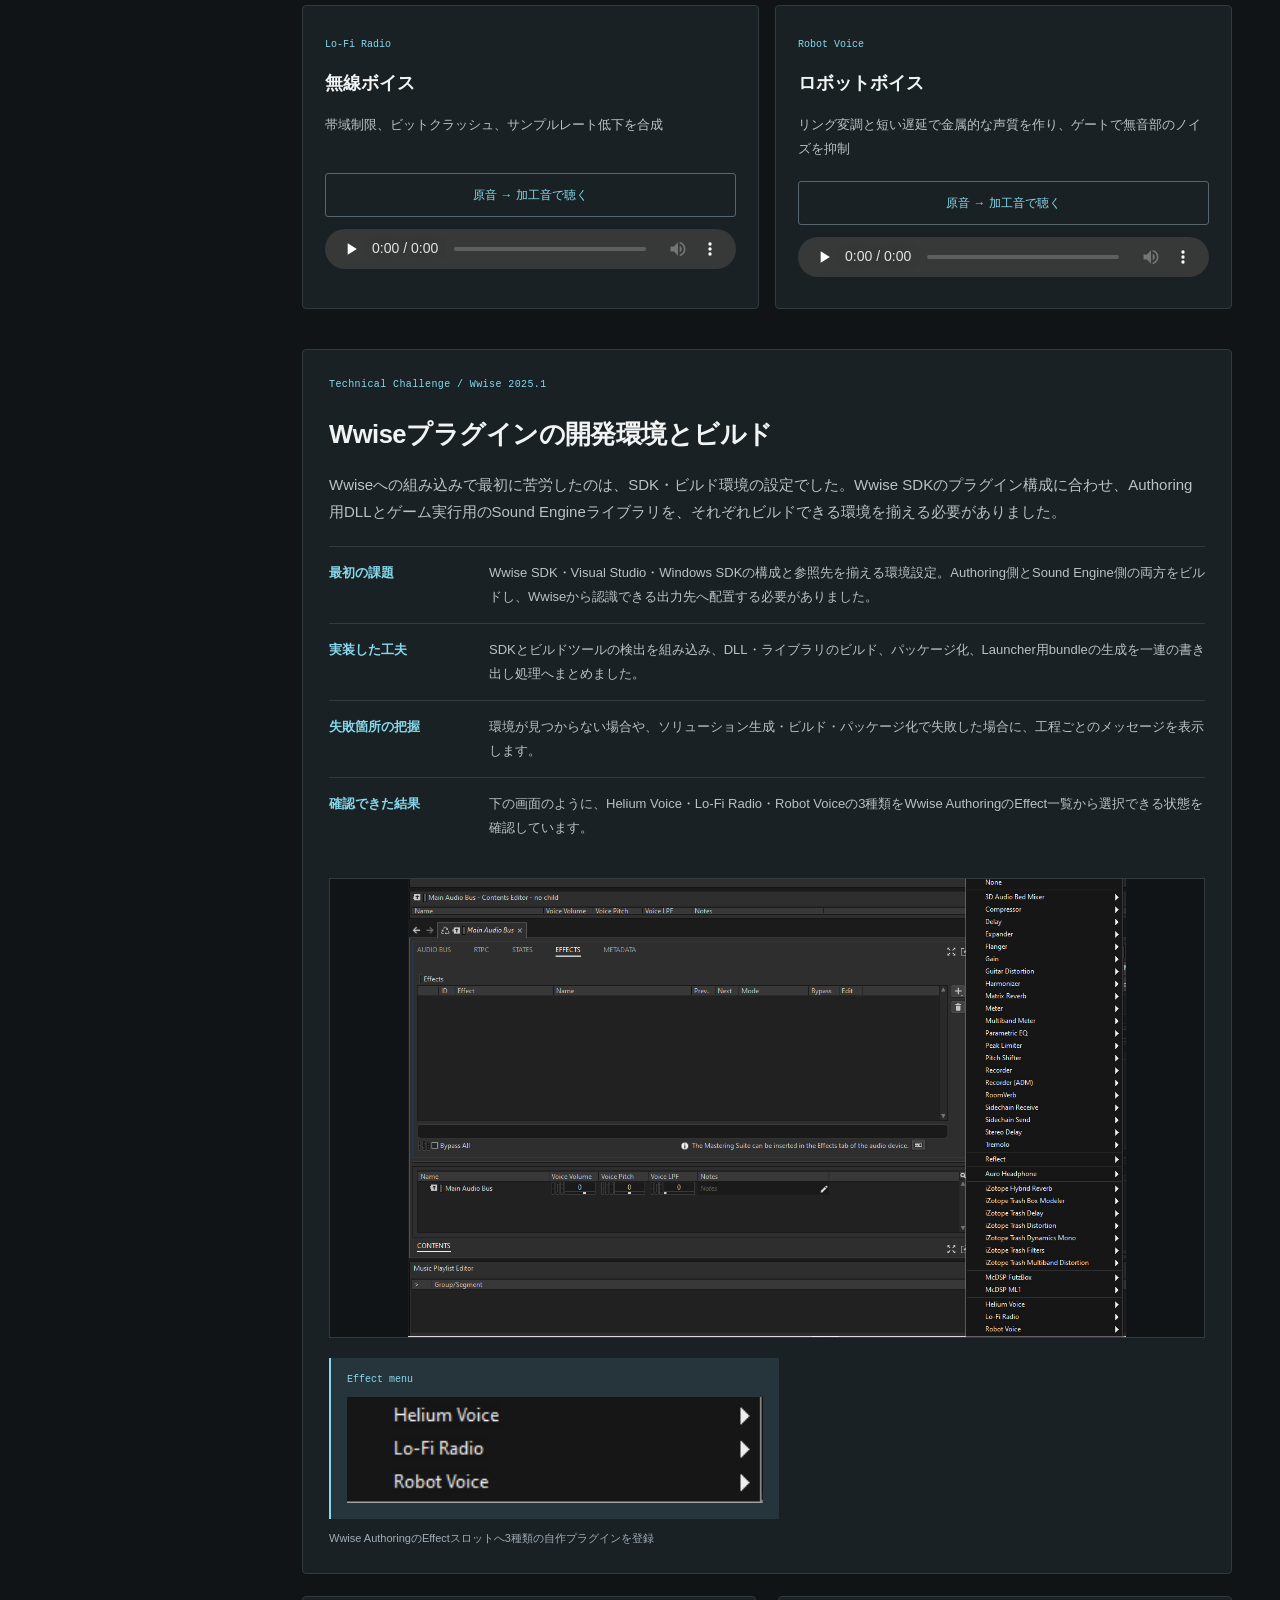
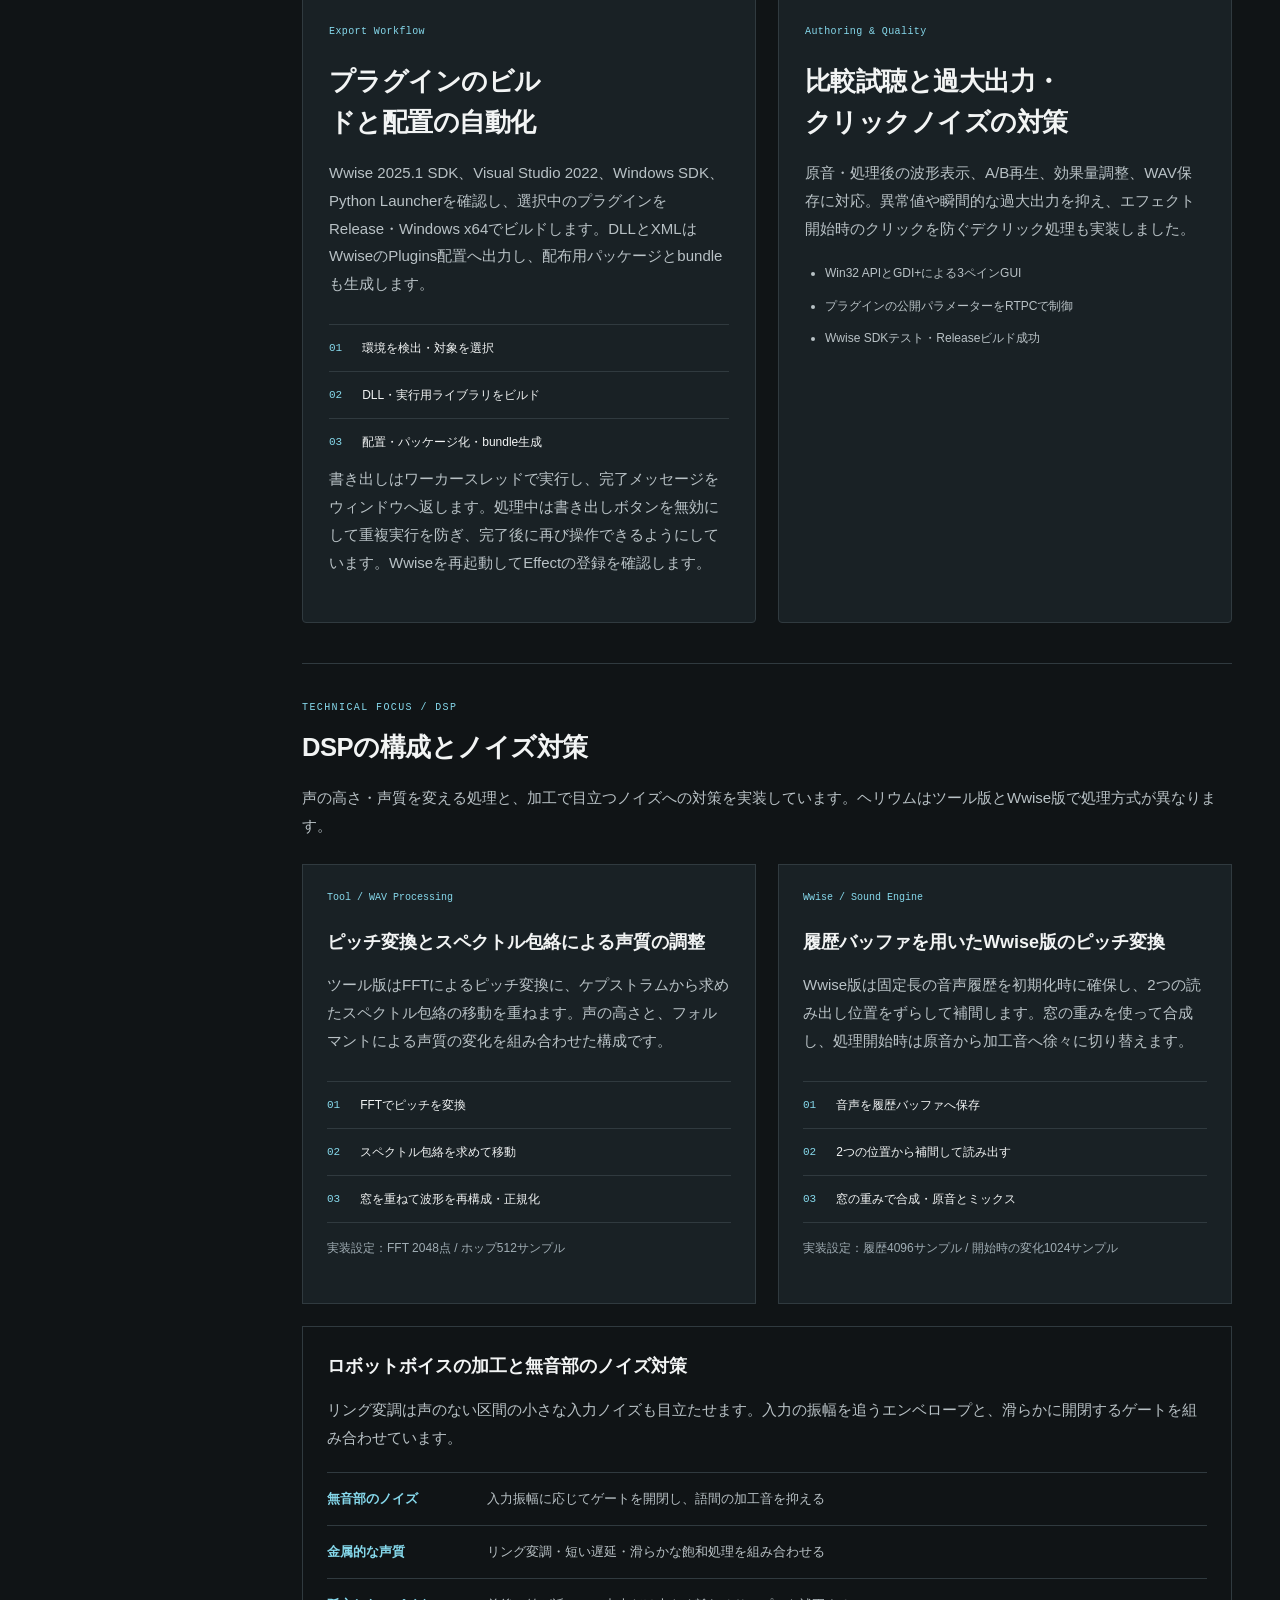
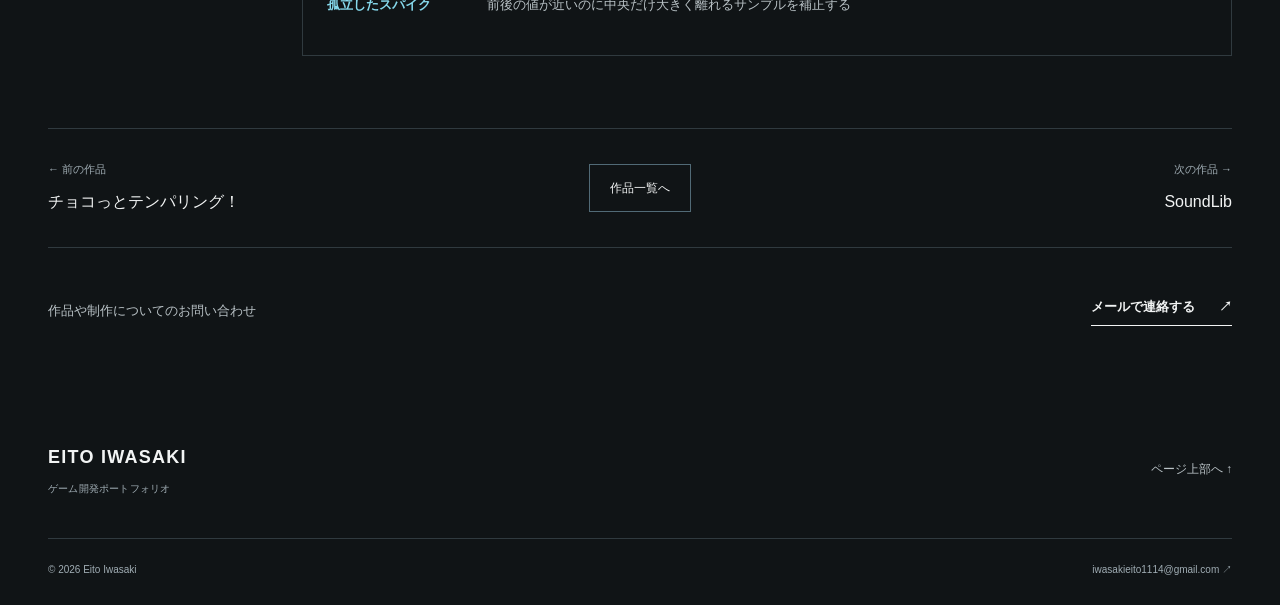
<file: works/voice-filter.html>
<!DOCTYPE html>
<html lang="ja">
<head>
<meta charset="UTF-8">
<meta name="viewport" content="width=device-width, initial-scale=1">
<meta name="referrer" content="strict-origin-when-cross-origin">
<meta name="color-scheme" content="dark">
<title>Voice Filter Authoring | 岩崎 瑛斗のポートフォリオ</title>
<meta name="description" content="音声加工・比較試聴と、Wwiseプラグインのビルド・配置に対応した音声制作ツール。">
<meta name="theme-color" content="#101416">
<link rel="icon" href="../assets/favicon.svg" type="image/svg+xml">
<link rel="stylesheet" href="../style.css?v=20261108-1">
<script src="../site.js?v=20261012-6" defer>
</script>
<noscript>
<style>
.site-header{position:static}
.header-inner{flex-wrap:wrap;padding-block:12px;gap:12px 20px}
.menu-toggle{display:none}
.youtube-embed{display:none}
.global-nav{display:flex;position:static;flex-direction:row;flex-wrap:wrap;padding:0;gap:8px 20px;border:0;max-height:none;box-shadow:none;background:transparent}
.global-nav a{padding:8px 0;border:0}
.global-nav .nav-contact{margin:0;padding:8px 12px}
</style>
</noscript>
</head>
<body id="top" class="detail-page">
<a class="skip-link" href="#main">本文へスキップ</a>
    <header class="site-header">
<div class="header-inner">
      <a class="brand" href="../index.html" aria-label="岩崎瑛斗 ポートフォリオ トップ">
<span class="brand-mark">EI<span>.</span>
</span>
<span class="brand-name">EITO IWASAKI<small>GAME DEVELOPMENT PORTFOLIO</small>
</span>
</a>
      <button class="menu-toggle" type="button" aria-label="メニュー" aria-expanded="false" aria-controls="global-nav">
<span>メニュー</span>
<span class="menu-icon" aria-hidden="true">
</span>
</button>
      <nav id="global-nav" class="global-nav" aria-label="メインナビゲーション">
<a href="../index.html#selected">代表作品</a>
<a href="../index.html#profile">プロフィール</a>
<a href="../index.html#works">全作品</a>
<a class="nav-contact" href="../index.html#contact">お問い合わせ <span aria-hidden="true">↗</span></a>
</nav>
</div>
</header>
<main id="main" class="section-shell detail-shell">
<nav class="breadcrumb" aria-label="パンくずリスト">
<a href="../index.html">ホーム</a>
<span aria-hidden="true">/</span>
<a href="../index.html#works">作品一覧</a>
<span aria-hidden="true">/</span>
<span aria-current="page">Voice Filter Authoring</span>
</nav>
<div class="detail-layout">
<aside class="project-sidebar">
<p class="section-kicker">Project 05</p>
<p class="sidebar-title">Voice Filter Authoring</p>
<nav class="project-toc" aria-label="この作品の目次">
<a href="#voice-filter">概要・制作情報</a>
<a href="#part-1">3種類のボイスフィルター</a>
<a href="#part-2">Wwiseプラグインの開発環境とビルド</a>
<a href="#part-3">プラグインのビルドと配置の自動化</a>
<a href="#part-4">比較試聴と過大出力・クリックノイズの対策</a>
<a href="#part-5">DSPの構成とノイズ対策</a>
</nav>
<a class="sidebar-back" href="../index.html#works">← 作品一覧に戻る</a>
</aside>
<article id="voice-filter" class="project-detail">
        <div class="project-title-row">
          <span class="project-no">05</span>
          <div>
            <p class="section-kicker">C++ / Wwise / 個人制作</p>
            <h1>Voice Filter Authoring</h1>
          </div>
        </div>
<div class="project-overview" aria-label="担当範囲と実装の要点">
<p class="section-kicker">担当した内容</p>
<p class="overview-role">個人制作：DSP・GUI・Wwiseプラグイン連携</p>
<ul class="overview-points"><li><a href="#part-2">プラグイン：Wwise Authoring用とゲーム実行用をビルド <span aria-hidden="true">↗</span></a></li><li><a href="#part-3">制作支援：SDKの検出・ビルド・配置を自動化 <span aria-hidden="true">↗</span></a></li><li><a href="#part-5">DSP：声質変換の構成とノイズ対策 <span aria-hidden="true">↗</span></a></li></ul>
<a class="text-link overview-preview" href="#part-1">音を比較する</a>
</div>

        <div class="project-layout filter-intro">
          <img loading="lazy" class="project-main-img filter-key-visual" src="../assets/images/work-filter-tool.png" alt="原音と処理後の波形を比較できるVoice Filter Authoring画面" width="1266" height="792"/>
          <div class="project-copy">
            <dl class="spec-list">
              <div>
<dt>種別</dt>
<dd>音声制作・DSPツール</dd>
</div>
              <div>
<dt>開発環境</dt>
<dd>C++ / Win32 API / GDI+</dd>
</div>
              <div>
<dt>連携環境</dt>
<dd>Wwise 2025.1.9 / Windows x64</dd>
</div>
              <div>
<dt>制作情報</dt>
<dd>個人制作</dd>
</div>
              <div>
<dt>担当箇所</dt>
<dd>DSP / GUI / Wwiseプラグイン連携</dd>
</div>
            </dl>
            <p>
              ボイスエフェクトの作成、波形確認、原音とのA/B試聴、WAV保存を一つの画面で行える音声オーサリングツールです。対応するボイスエフェクトをWwise Authoringとゲームランタイムで使うための、Effectプラグイン生成にも対応しています。
            </p>
          </div>
        </div>

        <div class="subsection">
          <p class="section-kicker">DSP &amp; Listening Comparison</p>
          <h2 id="part-1">3種類のボイスフィルター</h2>
          <p>同じ「ようこそ」という短い音声（約0.8秒）に各フィルターを適用しています。再生ボタンから原音と処理結果を比較できます。</p>
          <p class="audio-comparison-status" role="status" aria-live="polite" hidden>各フィルターの「原音 → 加工音で聴く」で、違いを続けて比較できます。</p>
          <div class="audio-demo-grid">
            <article class="audio-demo-card audio-original">
              <span class="audio-tag">Original</span>
              <h3>原音</h3>
              <p>各フィルターとの比較用音声</p>
              <audio controls preload="none" aria-label="比較用の原音">
<source src="../assets/audio/filter-original.wav" type="audio/wav" />
</audio>
            </article>
            <article class="audio-demo-card">
              <span class="audio-tag">Helium Voice</span>
              <h3>ヘリウムボイス</h3>
              <p>ピッチとフォルマントを調整し、明るく高い声質へ変換</p>
              <button class="audio-compare" type="button" data-compare-audio="ヘリウムボイス" aria-pressed="false" hidden>原音 → 加工音で聴く</button>
              <audio controls preload="none" aria-label="ヘリウムボイスの処理結果">
<source src="../assets/audio/filter-helium.wav" type="audio/wav" />
</audio>
            </article>
            <article class="audio-demo-card">
              <span class="audio-tag">Lo-Fi Radio</span>
              <h3>無線ボイス</h3>
              <p>帯域制限、ビットクラッシュ、サンプルレート低下を合成</p>
              <button class="audio-compare" type="button" data-compare-audio="無線ボイス" aria-pressed="false" hidden>原音 → 加工音で聴く</button>
              <audio controls preload="none" aria-label="無線ボイスの処理結果">
<source src="../assets/audio/filter-radio.wav" type="audio/wav" />
</audio>
            </article>
            <article class="audio-demo-card">
              <span class="audio-tag">Robot Voice</span>
              <h3>ロボットボイス</h3>
              <p>リング変調と短い遅延で金属的な声質を作り、ゲートで無音部のノイズを抑制</p>
              <button class="audio-compare" type="button" data-compare-audio="ロボットボイス" aria-pressed="false" hidden>原音 → 加工音で聴く</button>
              <audio controls preload="none" aria-label="ロボットボイスの処理結果">
<source src="../assets/audio/filter-robot.wav" type="audio/wav" />
</audio>
            </article>
          </div>
        </div>



        <div class="feature-grid filter-tech-grid">
          <article class="feature-card wide">
            <p class="feature-label">Technical Challenge / Wwise 2025.1</p>
            <h2 id="part-2">Wwiseプラグインの開発環境とビルド</h2>
            <p>Wwiseへの組み込みで最初に苦労したのは、SDK・ビルド環境の設定でした。Wwise SDKのプラグイン構成に合わせ、Authoring用DLLとゲーム実行用のSound Engineライブラリを、それぞれビルドできる環境を揃える必要がありました。</p>
            <dl class="dsp-decisions integration-case">
              <div><dt>最初の課題</dt><dd>Wwise SDK・Visual Studio・Windows SDKの構成と参照先を揃える環境設定。Authoring側とSound Engine側の両方をビルドし、Wwiseから認識できる出力先へ配置する必要がありました。</dd></div>
              <div><dt>実装した工夫</dt><dd>SDKとビルドツールの検出を組み込み、DLL・ライブラリのビルド、パッケージ化、Launcher用bundleの生成を一連の書き出し処理へまとめました。</dd></div>
              <div><dt>失敗箇所の把握</dt><dd>環境が見つからない場合や、ソリューション生成・ビルド・パッケージ化で失敗した場合に、工程ごとのメッセージを表示します。</dd></div>
              <div><dt>確認できた結果</dt><dd>下の画面のように、Helium Voice・Lo-Fi Radio・Robot Voiceの3種類をWwise AuthoringのEffect一覧から選択できる状態を確認しています。</dd></div>
            </dl>
            <figure class="filter-wwise-focus">
              <img loading="lazy" class="filter-wwise-main" src="../assets/images/filter-wwise-effects.png" alt="Wwise AuthoringのEffect一覧に自作プラグインを追加した画面" width="1275" height="814"/>
              <div class="filter-zoom-callout" aria-label="Effectメニューの拡大表示">
                <span class="filter-zoom-label">Effect menu</span>
                <img loading="lazy" src="../assets/images/filter-wwise-menu.png" alt="Helium Voice、Lo-Fi Radio、Robot Voiceが並ぶEffectメニュー" width="277" height="70"/>
              </div>
              <figcaption>Wwise AuthoringのEffectスロットへ3種類の自作プラグインを登録</figcaption>
            </figure>
          </article>

          <article class="feature-card">
            <p class="feature-label">Export Workflow</p>
            <h2 id="part-3">プラグインのビルドと配置の自動化</h2>
            <p>Wwise 2025.1 SDK、Visual Studio 2022、Windows SDK、Python Launcherを確認し、選択中のプラグインをRelease・Windows x64でビルドします。DLLとXMLはWwiseのPlugins配置へ出力し、配布用パッケージとbundleも生成します。</p>
            <ol class="filter-flow">
              <li>
<span>01</span>環境を検出・対象を選択</li>
              <li>
<span>02</span>DLL・実行用ライブラリをビルド</li>
              <li>
<span>03</span>配置・パッケージ化・bundle生成</li>
            </ol>
            <p>書き出しはワーカースレッドで実行し、完了メッセージをウィンドウへ返します。処理中は書き出しボタンを無効にして重複実行を防ぎ、完了後に再び操作できるようにしています。Wwiseを再起動してEffectの登録を確認します。</p>
          </article>

          <article class="feature-card">
            <p class="feature-label">Authoring &amp; Quality</p>
            <h2 id="part-4">比較試聴と過大出力・クリックノイズの対策</h2>
            <p>原音・処理後の波形表示、A/B再生、効果量調整、WAV保存に対応。異常値や瞬間的な過大出力を抑え、エフェクト開始時のクリックを防ぐデクリック処理も実装しました。</p>
            <ul class="feature-points">
              <li>Win32 APIとGDI+による3ペインGUI</li>
              <li>プラグインの公開パラメーターをRTPCで制御</li>
              <li>Wwise SDKテスト・Releaseビルド成功</li>
            </ul>
          </article>
        </div>
        <section class="subsection dsp-section" aria-labelledby="part-5">
          <p class="section-kicker">Technical Focus / DSP</p>
          <h2 id="part-5">DSPの構成とノイズ対策</h2>
          <p>声の高さ・声質を変える処理と、加工で目立つノイズへの対策を実装しています。ヘリウムはツール版とWwise版で処理方式が異なります。</p>
          <div class="dsp-variants">
            <article class="dsp-variant">
              <p class="feature-label">Tool / WAV Processing</p>
              <h3>ピッチ変換とスペクトル包絡による声質の調整</h3>
              <p>ツール版はFFTによるピッチ変換に、ケプストラムから求めたスペクトル包絡の移動を重ねます。声の高さと、フォルマントによる声質の変化を組み合わせた構成です。</p>
              <ol class="filter-flow" aria-label="ツール版ヘリウムの処理の流れ">
                <li><span>01</span>FFTでピッチを変換</li>
                <li><span>02</span>スペクトル包絡を求めて移動</li>
                <li><span>03</span>窓を重ねて波形を再構成・正規化</li>
              </ol>
              <p class="dsp-settings">実装設定：FFT 2048点 / ホップ512サンプル</p>
            </article>
            <article class="dsp-variant">
              <p class="feature-label">Wwise / Sound Engine</p>
              <h3>履歴バッファを用いたWwise版のピッチ変換</h3>
              <p>Wwise版は固定長の音声履歴を初期化時に確保し、2つの読み出し位置をずらして補間します。窓の重みを使って合成し、処理開始時は原音から加工音へ徐々に切り替えます。</p>
              <ol class="filter-flow" aria-label="Wwise版ヘリウムの処理の流れ">
                <li><span>01</span>音声を履歴バッファへ保存</li>
                <li><span>02</span>2つの位置から補間して読み出す</li>
                <li><span>03</span>窓の重みで合成・原音とミックス</li>
              </ol>
              <p class="dsp-settings">実装設定：履歴4096サンプル / 開始時の変化1024サンプル</p>
            </article>
          </div>
          <div class="dsp-noise-design">
            <h3>ロボットボイスの加工と無音部のノイズ対策</h3>
            <p>リング変調は声のない区間の小さな入力ノイズも目立たせます。入力の振幅を追うエンベロープと、滑らかに開閉するゲートを組み合わせています。</p>
            <dl class="dsp-decisions">
              <div><dt>無音部のノイズ</dt><dd>入力振幅に応じてゲートを開閉し、語間の加工音を抑える</dd></div>
              <div><dt>金属的な声質</dt><dd>リング変調・短い遅延・滑らかな飽和処理を組み合わせる</dd></div>
              <div><dt>孤立したスパイク</dt><dd>前後の値が近いのに中央だけ大きく離れるサンプルを補正する</dd></div>
            </dl>
          </div>
        </section>
      </article>
</div>
<nav class="project-pagination" aria-label="他の作品へ">
<a href="tempering.html">
<span>← 前の作品</span>
<strong>チョコっとテンパリング！</strong>
</a>
<a href="../index.html#works" class="pagination-all">作品一覧へ</a>
<a href="soundlib.html">
<span>次の作品 →</span>
<strong>SoundLib</strong>
</a>
</nav>
<div class="detail-contact">
<p>作品や制作についてのお問い合わせ</p>
<a class="text-link" href="mailto:iwasakieito1114@gmail.com">メールで連絡する</a>
</div>
</main>
<footer class="site-footer">
<div class="footer-top">
<a class="footer-brand" href="../index.html">EITO IWASAKI<span>ゲーム開発ポートフォリオ</span>
</a>
<a class="back-top" href="#top">ページ上部へ ↑</a>
</div>
<div class="footer-bottom">
<small>© 2026 Eito Iwasaki</small>
<a href="mailto:iwasakieito1114@gmail.com">iwasakieito1114@gmail.com ↗</a>
</div>
</footer>
<dialog class="image-lightbox" aria-label="画像の拡大表示">
<button class="lightbox-close" type="button" aria-label="画像を閉じる">×</button>
<img alt="">
<p class="lightbox-caption">
</p>
</dialog>
</body>
</html>
</file>
<file: style.css>
:root {
  color-scheme:dark;
  --ink:#f2f4f4;
  --ink-soft:#b9c2c6;
  --muted:#a0adb4;
  --line:#303a3f;
  --paper:#101416;
  --accent:#86d9ec;
  --accent-blue:#86d9ec;
  --max:1280px;
}

* {
  box-sizing:border-box;
}

html {
  scroll-behavior:smooth;
  scroll-padding-top:100px;
}

body {
  margin:0;
  background:var(--paper);
  color:var(--ink);
  font-family:"Segoe UI","Noto Sans JP","Yu Gothic","Hiragino Kaku Gothic ProN",sans-serif;
  font-size:15px;
  line-height:1.85;
  -webkit-font-smoothing:antialiased;
}

body.menu-open,body.lightbox-open {
  overflow:hidden;
}

a {
  color:inherit;
  text-decoration:none;
}

button {
  color:inherit;
  font:inherit;
  cursor:pointer;
}

img {
  display:block;
  max-width:100%;
  height:auto;
}

video,audio {
  max-width:100%;
}

[hidden] {
  display:none!important;
}

:focus-visible {
  outline:3px solid var(--accent);
  outline-offset:5px;
}

::selection {
  background:var(--accent);
  color:#101416;
}

h1,h2,h3,h4,h5,p {
  overflow-wrap:anywhere;
}

.section-shell {
  width:min(calc(100% - 96px),var(--max));
  margin-inline:auto;
}

.skip-link {
  position:fixed;
  top:-100px;
  left:20px;
  z-index:300;
  padding:12px 20px;
  color:#101416;
  background:var(--accent);
}

.skip-link:focus {
  top:12px;
}

/* Global navigation */
.site-header {
  position:sticky;
  top:0;
  z-index:60;
  background:#101416f5;
  border-bottom:1px solid var(--line);
  backdrop-filter:blur(16px);
}

.header-inner {
  width:min(calc(100% - 96px),1440px);
  min-height:88px;
  margin:auto;
  display:flex;
  align-items:center;
  justify-content:space-between;
  gap:32px;
}

.brand {
  display:flex;
  gap:15px;
  align-items:center;
}

.brand-mark {
  font-size:36px;
  line-height:1;
  font-weight:800;
  letter-spacing:-.07em;
}

.brand-mark span {
  color:var(--accent);
}

.brand-name {
  font-size:13px;
  letter-spacing:.12em;
  line-height:1.5;
  font-weight:700;
}

.brand-name small {
  display:block;
  color:var(--muted);
  font:9px/1.8 Consolas,monospace;
  letter-spacing:.08em;
}

.global-nav {
  display:flex;
  align-items:center;
  gap:32px;
  font-size:13px;
  font-weight:600;
}

.global-nav a {
  padding:12px 0;
}

.global-nav a:hover,.global-nav a[aria-current],.global-nav a.is-active {
  color:var(--accent);
}

.global-nav .nav-contact {
  border:1px solid #57666e;
  padding:10px 18px;
  border-radius:3px;
}

.nav-contact span {
  margin-left:20px;
}

.menu-toggle {
  display:none;
  border:1px solid var(--line);
  background:transparent;
  padding:10px 14px;
  align-items:center;
  gap:14px;
}

.menu-icon {
  position:relative;
  width:18px;
  height:12px;
  border-top:1px solid;
  border-bottom:1px solid;
}

.menu-icon::after {
  position:absolute;
  top:5px;
  left:0;
  content:'';
  width:18px;
  border-top:1px solid;
}

.section-kicker,.eyebrow,.field-number,.work-index,.hero-bottom,.work-count {
  font-family:Consolas,"SFMono-Regular",monospace;
}

.section-kicker {
  font-size:11px;
  line-height:1.5;
  letter-spacing:.14em;
  text-transform:uppercase;
  color:var(--accent-blue);
  margin:0 0 20px;
  font-weight:500;
}

/* Featured artwork stays visible behind a readable introduction. */
.hero {
  position:relative;
  isolation:isolate;
  min-height:650px;
  display:flex;
  flex-direction:column;
  justify-content:center;
  overflow:hidden;
  background:#111516;
}

.hero-art {
  position:absolute;
  inset:0 0 0 36%;
  z-index:-2;
}

.hero-art img {
  width:100%;
  height:100%;
  object-fit:cover;
  object-position:57% center;
}

.hero::before {
  content:'';
  position:absolute;
  inset:0;
  background:linear-gradient(90deg,#111516 3%,#111516f5 28%,#1115169c 48%,#11151612 76%),linear-gradient(0deg,#111516 0%,#11151600 45%,#11151628);
  z-index:-1;
}

.hero-inner {
  padding:80px 0 110px;
  position:relative;
}

.hero-copy {
  max-width:640px;
}

.hero h1 {
  font-size:clamp(36px,4vw,58px);
  line-height:1.35;
  letter-spacing:-.04em;
  margin:0;
  font-weight:700;
}

.hero h1 span {
  color:var(--accent);
}

.hero-lead {
  color:#d2d9dd;
  font-size:14px;
  line-height:2;
  margin:22px 0 0;
}

.hero-identity { margin-bottom:26px; }
.hero-name { margin:0 0 6px; font-size:23px; font-weight:700; }
.hero-name span { margin-left:14px; color:var(--muted); font:10px/1.8 Consolas,monospace; letter-spacing:.1em; }
.hero-role { margin:0 0 8px; color:var(--accent); font-size:14px; font-weight:600; }
.hero-affiliation { margin:0; color:#d2d9dd; font-size:12px; line-height:1.8; }
.hero-affiliation span { display:inline-block; margin-left:12px; border-left:1px solid #6d808a; padding-left:12px; }
.profile-affiliation { border-top:1px solid var(--line); padding-top:14px; margin-top:18px; }
.pr-card h4 { margin:26px 0 10px; font-size:15px; }
.skill-evidence { margin-top:18px; font-size:12px; }
.project-overview { padding:24px; margin:0 0 32px; background:#192125; border:1px solid var(--line); border-left:2px solid var(--accent); }
.project-overview .section-kicker { margin-bottom:10px; }
.overview-role { font-size:15px; font-weight:600; margin:0; line-height:1.8; }
.overview-points { list-style:none; padding:0; margin:14px 0 0; display:grid; gap:9px; }
.overview-points a { font-size:13px; color:var(--ink-soft); line-height:1.8; }
.overview-points a:hover { color:var(--accent); }
.overview-points span { color:var(--accent); margin-left:6px; }
.overview-preview { display:inline-flex; margin-top:18px; }

.hero-actions {
  display:flex;
  flex-wrap:wrap;
  gap:14px;
  margin-top:32px;
}

.btn {
  display:inline-flex;
  align-items:center;
  justify-content:space-between;
  gap:28px;
  padding:13px 24px;
  border-radius:3px;
  font-size:13px;
  font-weight:700;
  border:1px solid #74828a;
  transition:background .2s,border-color .2s;
}

.btn.primary {
  color:#101416;
  border-color:var(--accent);
  background:var(--accent);
}

.btn.primary:hover {
  background:#b3ecf8;
}

.btn.secondary {
  background:#10141666;
}

.btn.secondary:hover {
  background:#303a3f;
}

.hero-feature {
  position:absolute;
  bottom:84px;
  right:0;
  max-width:380px;
  border-left:2px solid var(--accent);
  padding-left:18px;
}

.eyebrow {
  font-size:10px;
  letter-spacing:.06em;
  color:#c1ccd2;
}

.hero-feature strong {
  display:block;
  font-size:18px;
  margin:6px 0;
}

.hero-feature>span:last-child {
  display:block;
  font-size:10px;
  color:#c1ccd2;
}

.hero-feature b {
  margin-left:12px;
  color:var(--accent);
}

.hero-feature:hover strong {
  color:var(--accent);
}

.hero-bottom {
  position:absolute;
  bottom:0;
  inset-inline:0;
  display:flex;
  justify-content:space-between;
  align-items:center;
  padding:18px 0;
  color:#a7b3b9;
  border-top:1px solid #53636c66;
  font-size:10px;
  letter-spacing:.13em;
}

.hero-bottom a:hover {
  color:var(--accent);
}

.discipline-bar {
  border-block:1px solid var(--line);
  background:#171d21;
}

.discipline-bar .section-shell {
  display:grid;
  grid-template-columns:repeat(3,1fr);
}

.discipline-bar a {
  padding:24px 28px;
  border-right:1px solid var(--line);
  font-size:14px;
  display:flex;
  gap:22px;
  align-items:center;
}

.discipline-bar a:first-child {
  padding-left:0;
}

.discipline-bar a:last-child {
  border-right:0;
}

.discipline-bar a span {
  font:10px Consolas,monospace;
  color:var(--muted);
}

.discipline-bar b {
  margin-left:auto;
  font-size:16px;
  font-weight:400;
  color:var(--accent);
}

.discipline-bar a:hover {
  color:var(--accent);
}

/* Project discovery */
.selected-section,.works-section,.skills-section,.profile-section {
  padding-block:96px;
}

.section-head {
  margin-bottom:38px;
}

.section-head.split {
  display:flex;
  justify-content:space-between;
  align-items:end;
  gap:40px;
}

.section-head h2 {
  font-size:clamp(26px,3vw,42px);
  line-height:1.5;
  letter-spacing:-.03em;
  margin:0;
  font-weight:600;
}

.heading-phrase { display:inline-block; }
h1,h2,h3,h4 { text-wrap:balance; }

.section-head p:not(.section-kicker) {
  color:var(--ink-soft);
  font-size:13px;
  margin:0 0 4px;
  line-height:2;
}

.selected-grid,.works-grid {
  display:grid;
  grid-template-columns:repeat(3,minmax(0,1fr));
  gap:28px;
}

.selected-section {
  padding-bottom:80px;
}

.works-section {
  padding-top:72px;
  border-top:1px solid var(--line);
}

.work-card {
  min-width:0;
  background:#171e22;
  border:1px solid #303a3f;
  border-radius:4px;
  overflow:hidden;
  transition:border-color .2s;
}

.work-card:hover {
  border-color:#718c97;
}

.work-card-link {
  display:flex;
  flex-direction:column;
  height:100%;
}

.work-thumb {
  position:relative;
  aspect-ratio:16/9;
  overflow:hidden;
  background:#222b30;
}

.work-thumb img {
  width:100%;
  height:100%;
  object-fit:cover;
  transition:transform .35s ease;
}

.work-card:hover .work-thumb img {
  transform:scale(1.035);
}

.work-type {
  position:absolute;
  top:12px;
  left:12px;
  padding:4px 9px;
  background:#101416e8;
  font-size:10px;
  border:1px solid #ffffff30;
  border-radius:2px;
}

.work-arrow {
  position:absolute;
  bottom:12px;
  right:12px;
  width:34px;
  height:34px;
  display:grid;
  place-items:center;
  border:1px solid #ffffff50;
  background:#101416c9;
  border-radius:50%;
}

.work-body {
  padding:24px;
  display:flex;
  flex-direction:column;
  flex:1;
}

.work-index {
  color:var(--accent);
  font-size:10px;
  margin:0 0 10px;
  line-height:1.8;
}

.work-body h3 {
  font-size:20px;
  line-height:1.5;
  letter-spacing:-.02em;
  margin:0 0 12px;
  font-weight:600;
}

.work-description {
  color:var(--ink-soft);
  font-size:12px;
  line-height:1.9;
  margin:0 0 25px;
}

.work-meta {
  display:flex;
  justify-content:space-between;
  gap:8px;
  font-size:10px;
  margin-top:auto;
  padding-top:15px;
  border-top:1px solid var(--line);
  color:var(--muted);
}

.work-meta>span:last-child {
  color:var(--ink);
}

.work-meta>span:last-child span {
  color:var(--accent);
  margin-left:8px;
}

.selected-card {
  background:transparent;
  border:0;
  border-radius:0;
}

.selected-card .work-thumb {
  border-radius:4px;
}

.selected-card .work-body {
  padding:24px 0 0;
}

.selected-card .work-body h3 {
  font-size:23px;
}

.selected-card { display:flex; flex-direction:column; }
.selected-card .work-card-link { height:auto; flex:1; }
.selected-preview {
  display:flex;
  gap:12px;
  align-items:center;
  padding:13px 16px;
  margin-top:18px;
  border:1px solid #57666e;
  font-size:13px;
  font-weight:600;
}
.selected-preview span { color:var(--muted); font:10px/1.5 Consolas,monospace; }
.selected-preview b { margin-left:auto; color:var(--accent); }
.selected-preview:hover { border-color:var(--accent); background:#192125; }

/* The library scans as a list; selected projects retain their large visuals. */
.works-grid { grid-template-columns:repeat(2,minmax(0,1fr)); gap:16px; }
.works-grid .work-card-link {
  display:grid;
  grid-template-columns:140px minmax(0,1fr);
  padding:20px;
  gap:20px;
  align-items:start;
}
.works-grid .work-thumb { aspect-ratio:auto; background:transparent; }
.works-grid .work-thumb img { aspect-ratio:16/9; height:auto; border-radius:2px; }
.works-grid .work-type {
  position:static;
  display:block;
  background:none;
  border:0;
  padding:8px 0 0;
  font-size:10px;
  color:var(--muted);
  line-height:1.6;
}
.works-grid .work-arrow { display:none; }
.works-grid .work-body { padding:0; min-width:0; }
.works-grid .work-body h3 { font-size:18px; margin-bottom:8px; }
.works-grid .work-description { font-size:13px; margin-bottom:14px; }
.works-grid .work-index { margin-bottom:6px; font-size:10px; }
.works-grid .work-meta { padding-top:10px; font-size:10px; }
.award-work-link { color:var(--accent); display:inline-block; margin-top:5px; }
.award-work-link:hover { text-decoration:underline; text-underline-offset:4px; }
.project-recognition {
  display:flex;
  align-items:center;
  flex-wrap:wrap;
  gap:10px;
  color:var(--ink-soft);
  font-size:12px;
  margin:0 0 24px;
  padding:12px 16px;
  border:1px solid #57666e;
}
.project-recognition strong { color:var(--accent); }
.project-recognition span { margin-left:auto; color:var(--muted); font:11px/1.5 Consolas,monospace; }

.works-toolbar {
  display:flex;
  justify-content:space-between;
  align-items:center;
  flex-wrap:wrap;
  gap:16px;
  margin-bottom:30px;
}

.work-filters {
  display:flex;
  flex-wrap:wrap;
  gap:8px;
}

.work-filters button {
  padding:10px 17px;
  background:transparent;
  border:1px solid var(--line);
  border-radius:3px;
  font-size:12px;
}

.work-filters button span {
  margin-left:9px;
  font:10px Consolas,monospace;
  opacity:.7;
}

.work-filters button[aria-pressed="true"] {
  background:var(--ink);
  border-color:var(--ink);
  color:#101416;
}

.work-filters button:hover {
  border-color:var(--muted);
}

.work-count {
  color:var(--muted);
  font-size:11px;
  margin:0;
}

/* A light editorial section separates the areas of practice. */
.expertise-section {
  background:#e9eeee;
  color:#182328;
  padding-block:100px;
  --ink-soft:#45575f;
  --muted:#52656e;
  --accent-blue:#17677b;
  --line:#bfcdd2;
}

.expertise-grid {
  display:grid;
  grid-template-columns:repeat(3,minmax(0,1fr));
  gap:40px;
  margin-block:55px 80px;
}

.expertise-item {
  padding-top:24px;
  border-top:1px solid #a4b8c0;
  display:flex;
  flex-direction:column;
}

.field-number {
  color:#17677b;
  font-size:11px;
  letter-spacing:.07em;
}

.expertise-item h3 {
  margin:18px 0 16px;
  font-size:26px;
  font-weight:600;
}

.expertise-item p {
  color:#45575f;
  font-size:13px;
  margin:0 0 25px;
}

.field-tags {
  color:#52656e;
  font:10px/1.8 Consolas,monospace;
  margin-top:auto;
}

.field-link {
  border-top:1px solid #bfcdd2;
  margin-top:20px;
  padding-top:18px;
  font-size:12px;
  font-weight:600;
}

.expertise-item:hover .field-link {
  color:#17677b;
}

.audio-spotlight {
  display:grid;
  grid-template-columns:1.25fr 1fr;
  gap:54px;
  align-items:center;
}

.spotlight-image {
  padding:24px;
  background:#cfdcdf;
  border-radius:4px;
}

.spotlight-image img {
  box-shadow:0 12px 30px #14293325;
}

.spotlight-copy h3 {
  font-size:clamp(26px,3vw,38px);
  line-height:1.5;
  margin:0 0 22px;
  letter-spacing:-.02em;
  font-weight:600;
}

.spotlight-copy p:not(.section-kicker) {
  font-size:13px;
  color:#45575f;
  margin:0 0 26px;
}

.text-link {
  display:inline-flex;
  align-items:center;
  gap:24px;
  font-size:13px;
  padding-bottom:6px;
  border-bottom:1px solid currentColor;
  font-weight:600;
}

.text-link::after {
  content:'↗';
}

.text-link:hover {
  color:var(--accent-blue);
}

.skills-section {
  padding-bottom:72px;
}

.skill-card-grid {
  display:grid;
  grid-template-columns:repeat(4,minmax(0,1fr));
  gap:30px;
}

.skill-card {
  border-top:1px solid var(--line);
  padding-top:22px;
}

.skill-card h3 {
  font-size:22px;
  margin:0 0 12px;
  font-weight:500;
}

.skill-card p {
  color:var(--ink-soft);
  font-size:12px;
  margin:0;
}

.tool-wall {
  display:grid;
  grid-template-columns:repeat(10,minmax(0,1fr));
  gap:24px;
  padding:32px 0;
  margin-top:24px;
}

.tool-wall img {
  width:100%;
  aspect-ratio:1;
  object-fit:contain;
  padding:12px;
  background:#f5f7f7;
  border-radius:4px;
}

.profile-section {
  padding-top:72px;
  border-top:1px solid var(--line);
}

.profile-grid {
  display:grid;
  grid-template-columns:.9fr 1fr 1.6fr;
  gap:40px;
  align-items:start;
}

.profile-photo-card img {
  width:100%;
  max-height:320px;
  object-fit:cover;
  object-position:center 28%;
  border-radius:4px;
}

.profile-caption {
  padding-top:20px;
}

.profile-caption h3 {
  font-size:25px;
  margin:0 0 8px;
  font-weight:600;
}

.profile-caption p {
  font-size:11px;
  color:var(--ink-soft);
  margin:0;
}

.pr-card,.awards-card {
  padding-top:22px;
  border-top:1px solid var(--line);
}

.card-number {
  display:none;
}

.pr-card h3,.awards-card h3 {
  font-size:20px;
  line-height:1.5;
  margin:0 0 18px;
}

.pr-card>p:not(.section-kicker) {
  font-size:13px;
  color:var(--ink-soft);
}

.timeline {
  list-style:none;
  margin:0;
  padding:0;
}

.timeline li {
  display:grid;
  grid-template-columns:80px 1fr;
  gap:14px;
  padding-block:12px;
  border-bottom:1px solid var(--line);
  font-size:11px;
}

.timeline time {
  color:var(--muted);
  font:10px/2 Consolas,monospace;
}

.contact-section {
  width:100%;
  padding:70px max(48px,calc((100vw - var(--max))/2));
  background:#1c2a30;
}

.contact-card {
  display:grid;
  grid-template-columns:1fr 1fr;
  column-gap:60px;
  align-items:center;
}

.contact-card>.section-kicker {
  grid-column:1/-1;
}

.contact-card h2 {
  font-size:clamp(28px,3.4vw,44px);
  font-weight:500;
  margin:0;
  line-height:1.4;
}

.contact-lead {
  grid-column:1;
  color:var(--ink-soft);
  font-size:13px;
  margin:18px 0 0;
}

.contact-links {
  grid-column:2;
  grid-row:2/4;
}

.mail-card {
  display:flex;
  align-items:center;
  gap:20px;
  border-bottom:1px solid #839ca7;
  padding:16px 0;
}

.mail-label {
  display:block;
  font:10px Consolas,monospace;
  color:var(--accent);
  text-transform:uppercase;
  margin-bottom:5px;
}

.mail-body {
  min-width:0;
}

.mail-body strong {
  font-size:clamp(13px,1.6vw,20px);
  font-weight:500;
  overflow-wrap:anywhere;
}

.mail-arrow {
  margin-left:auto;
  font-size:24px;
  color:var(--accent);
}

.mail-icon {
  display:none;
}

.mail-card:hover {
  color:var(--accent);
}

.site-footer {
  width:min(calc(100% - 96px),var(--max));
  margin:auto;
  padding-block:50px 25px;
}

.footer-top,.footer-bottom {
  display:flex;
  justify-content:space-between;
  gap:30px;
  align-items:center;
}

.footer-brand {
  font-size:18px;
  font-weight:600;
  letter-spacing:.07em;
}

.footer-brand span {
  display:block;
  font-size:10px;
  color:var(--muted);
  letter-spacing:.02em;
  font-weight:400;
  margin-top:6px;
}

.back-top {
  font-size:12px;
  color:var(--ink-soft);
}

.footer-bottom {
  margin-top:40px;
  padding-top:22px;
  border-top:1px solid var(--line);
  font-size:10px;
  color:var(--muted);
}

.footer-bottom small {
  font-size:10px;
}

.back-top:hover,.footer-bottom a:hover {
  color:var(--accent);
}

/* Case studies: sticky contents, media, and preserved implementation notes. */
.breadcrumb {
  display:flex;
  flex-wrap:wrap;
  gap:12px;
  padding:28px 0 45px;
  color:var(--muted);
  font-size:11px;
}

.breadcrumb a:hover {
  color:var(--accent);
}

.detail-layout {
  display:grid;
  grid-template-columns:200px minmax(0,1fr);
  gap:54px;
  align-items:start;
}

.project-sidebar {
  position:sticky;
  top:125px;
  max-height:calc(100vh - 150px);
  overflow-y:auto;
  padding-right:8px;
}

.sidebar-title {
  font-size:16px;
  font-weight:600;
  line-height:1.6;
  margin:0 0 22px;
}

.project-toc {
  display:grid;
  border-left:1px solid var(--line);
}

.project-toc a {
  font-size:11px;
  padding:9px 0 9px 15px;
  color:var(--ink-soft);
  line-height:1.7;
  border-left:2px solid transparent;
  margin-left:-1px;
}

.project-toc a:hover,.project-toc a.is-active {
  color:var(--accent);
  border-left-color:var(--accent);
}

.sidebar-back {
  display:block;
  font-size:11px;
  margin:25px 0;
  color:var(--accent);
}

.project-detail {
  min-width:0;
}

.project-title-row {
  display:flex;
  gap:18px;
  padding-bottom:32px;
  margin-bottom:32px;
  border-bottom:1px solid var(--line);
  align-items:start;
}

.project-no {
  font:13px/1.8 Consolas,monospace;
  color:var(--muted);
  padding-top:2px;
}

.project-title-row .section-kicker {
  margin-bottom:12px;
}

.project-title-row h1 {
  margin:0;
  font-size:clamp(27px,3.4vw,44px);
  line-height:1.45;
  letter-spacing:-.025em;
  font-weight:600;
}

.project-layout {
  display:grid;
  grid-template-columns:1fr 1fr;
  gap:32px;
  align-items:start;
}

.project-main-img {
  width:100%;
  border:1px solid var(--line);
  border-radius:4px;
}

.project-copy p {
  color:var(--ink-soft);
  font-size:14px;
  margin:20px 0;
}

.spec-list {
  margin:0;
  display:grid;
}

.spec-list>div {
  display:grid;
  grid-template-columns:76px minmax(0,1fr);
  gap:14px;
  padding:13px 0;
  border-bottom:1px solid var(--line);
  font-size:12px;
  line-height:1.8;
}

.spec-list dt {
  color:var(--muted);
  font-size:11px;
}

.spec-list dd {
  margin:0;
  overflow-wrap:anywhere;
}

.project-actions {
  display:grid;
  grid-template-columns:repeat(auto-fit,minmax(min(220px,100%),1fr));
  gap:14px;
  margin-block:22px;
}

.action-card {
  position:relative;
  display:flex;
  flex-direction:column;
  align-items:start;
  gap:6px;
  padding:20px 40px 20px 20px;
  background:#213139;
  border:1px solid #516a76;
  border-radius:4px;
}

.action-card::after {
  content:'↗';
  position:absolute;
  top:16px;
  right:16px;
  color:var(--accent);
}

.action-card:hover {
  border-color:var(--accent);
}

.action-eyebrow {
  color:var(--accent);
  font:10px Consolas,monospace;
  letter-spacing:.1em;
  text-transform:uppercase;
}

.action-card strong {
  font-size:15px;
}

.action-meta {
  font-size:11px;
  color:var(--ink-soft);
}

.link-row {
  display:flex;
  flex-wrap:wrap;
  gap:16px;
  margin-block:20px;
}

.subsection {
  padding-top:36px;
  margin-top:40px;
  border-top:1px solid var(--line);
}

.subsection h2,.feature-card h2,.single-feature h2 {
  font-size:clamp(20px,2vw,27px);
  line-height:1.6;
  letter-spacing:-.02em;
  margin:0 0 16px;
  font-weight:600;
}

.subsection p,.feature-card p,.single-feature p {
  font-size:13px;
  color:var(--ink-soft);
  margin:0 0 20px;
}

.subsection .section-kicker {
  color:var(--accent);
  font-size:10px;
  margin-bottom:12px;
}

.subsection-heading-row {
  display:flex;
  align-items:center;
  justify-content:space-between;
  gap:20px;
  margin-bottom:22px;
}

.subsection-heading-row h2 {
  margin-bottom:0;
}

.media-note {
  color:var(--muted);
  font-size:11px;
  line-height:1.8;
}

.project-detail>.media-note {
  margin-top:24px;
}

.project-video,.youtube-player {
  display:block;
  width:100%;
  aspect-ratio:16/9;
  height:auto;
  border:1px solid var(--line);
  border-radius:4px;
  background:#080b0d;
  margin-bottom:18px;
}

.youtube-start {
  position:relative;
  display:grid;
  place-items:center;
  width:100%;
  aspect-ratio:16/9;
  padding:0;
  overflow:hidden;
  border:1px solid var(--line);
  border-radius:4px;
  background:#080b0d;
}

.youtube-start img {
  position:absolute;
  inset:0;
  width:100%;
  height:100%;
  object-fit:cover;
  opacity:.75;
}

.youtube-start-label {
  position:relative;
  padding:13px 22px;
  background:#101416e8;
  border:1px solid #819ca6;
  font-size:13px;
  border-radius:3px;
}

.youtube-start:hover .youtube-start-label {
  color:#101416;
  background:var(--accent);
}

.youtube-status {
  font-size:12px;
  color:var(--ink-soft);
}

.youtube-embed {
  margin-bottom:16px;
  min-width:0;
}

.youtube-retry {
  aspect-ratio:auto;
  width:auto;
  margin-block:12px;
}

.youtube-retry img {
  display:none;
}

.feature-grid {
  display:grid;
  grid-template-columns:repeat(2,minmax(0,1fr));
  gap:22px;
  margin-top:40px;
}

.feature-card,.single-feature {
  padding:26px;
  background:#192125;
  border:1px solid var(--line);
  border-radius:4px;
  min-width:0;
}

.feature-card.wide {
  grid-column:1/-1;
}

.beat-flow {
  list-style:none;
  padding:0;
  margin:24px 0;
  display:grid;
  grid-template-columns:repeat(3,minmax(0,1fr));
  border:1px solid var(--line);
  background:#121a1f;
}

.beat-flow li {
  padding:18px;
  display:flex;
  flex-direction:column;
  gap:8px;
  min-width:0;
}

.beat-flow li+li {
  border-left:1px solid var(--line);
}

.beat-flow span {
  color:var(--accent);
  font:11px/1.5 Consolas,monospace;
}

.beat-flow strong {
  font-size:13px;
}

.beat-flow small {
  color:var(--muted);
  font-size:11px;
  line-height:1.8;
}

@media (max-width:600px) {
  .beat-flow { grid-template-columns:1fr; }
  .beat-flow li+li { border-left:0; border-top:1px solid var(--line); }
}

.single-feature {
  margin-top:30px;
}

.feature-card .feature-label {
  color:var(--accent);
  font:10px/1.8 Consolas,monospace;
  letter-spacing:.04em;
}

.feature-media,.feature-card>img {
  width:100%;
  height:auto;
  border:1px solid #384b55;
  border-radius:3px;
  background:#eef2f3;
}

.feature-media-tall {
  max-height:520px;
  object-fit:contain;
}

.image-pair,.image-grid,.butto-stage-gallery {
  display:grid;
  gap:16px;
}

.image-pair {
  grid-template-columns:repeat(2,minmax(0,1fr));
}

.image-grid.three,.butto-stage-gallery {
  grid-template-columns:repeat(3,minmax(0,1fr));
}

.image-grid.four {
  grid-template-columns:repeat(4,minmax(0,1fr));
}

.image-pair img,.image-grid img,.butto-stage-gallery img {
  width:100%;
  border-radius:3px;
  border:1px solid #384b55;
  height:auto;
}

.image-pair.compact {
  grid-template-columns:1fr;
}

figure {
  margin:0;
  min-width:0;
}

figcaption {
  font-size:11px;
  color:var(--muted);
  padding-top:10px;
  line-height:1.7;
}

.project-detail .media-caption {
  margin:12px 0 0;
  color:var(--muted);
  font-size:11px;
}

.butto-stage-gallery img {
  max-height:240px;
  object-fit:contain;
  background:#121a1f;
}

.filter-wwise-focus {
  margin-top:24px;
}

.filter-wwise-main {
  width:100%;
  max-height:460px;
  object-fit:contain;
  background:#101416;
  border:1px solid var(--line);
}

.filter-zoom-callout {
  width:min(100%,450px);
  margin-top:20px;
  padding:16px;
  background:#26353c;
  border-left:2px solid var(--accent);
}

.filter-zoom-callout img {
  width:100%;
}

.filter-zoom-label {
  display:block;
  font:10px Consolas,monospace;
  color:var(--accent);
  margin-bottom:12px;
}

.audio-demo-grid {
  display:grid;
  grid-template-columns:repeat(2,minmax(0,1fr));
  gap:16px;
}

.audio-demo-card {
  min-width:0;
  border:1px solid var(--line);
  padding:22px;
  background:#192125;
  border-radius:4px;
}

.audio-demo-card.audio-original {
  border-color:#5e8797;
}

.audio-tag {
  font:10px Consolas,monospace;
  color:var(--accent);
}

.audio-demo-card h3 {
  font-size:18px;
  margin:12px 0;
}

.audio-demo-card p {
  font-size:11px;
  min-height:40px;
}

.audio-demo-card audio {
  width:100%;
  height:40px;
}

.audio-compare {
  width:100%;
  border:1px solid #57666e;
  background:transparent;
  color:var(--accent);
  border-radius:3px;
  font-size:12px;
  padding:10px 12px;
  margin-bottom:12px;
  min-height:44px;
}
.audio-compare:hover,.audio-compare[aria-pressed="true"] { background:#26343b; border-color:var(--accent); }
.project-detail .audio-comparison-status { font-size:12px; color:var(--accent); margin-bottom:20px; }

.dsp-variants {
  display:grid;
  grid-template-columns:repeat(2,minmax(0,1fr));
  gap:22px;
  margin-top:24px;
}
.dsp-variant { padding:24px; background:#192125; border:1px solid var(--line); min-width:0; }
.dsp-section h3 { font-size:18px; line-height:1.7; margin:0 0 14px; }
.dsp-section .feature-label { color:var(--accent); font:10px/1.8 Consolas,monospace; }
.dsp-section .dsp-settings { border-top:1px solid var(--line); padding-top:14px; color:var(--muted); font-size:12px; }
.dsp-noise-design { margin-top:22px; padding:24px; border:1px solid var(--line); }
.dsp-decisions { margin:20px 0 0; }
.dsp-decisions>div { display:grid; grid-template-columns:140px minmax(0,1fr); gap:20px; padding:14px 0; border-top:1px solid var(--line); font-size:13px; }
.dsp-decisions dt { font-weight:600; color:var(--accent); }
.dsp-decisions dd { margin:0; color:var(--ink-soft); }
@media(max-width:1100px) { .dsp-variants { grid-template-columns:1fr; } }
@media(max-width:540px) {
  .dsp-variant,.dsp-noise-design { padding:20px; }
  .dsp-decisions>div { grid-template-columns:1fr; gap:7px; }
}

.filter-flow {
  margin:26px 0 0;
  list-style:none;
  padding:0;
}

.filter-flow li {
  display:flex;
  gap:20px;
  padding-block:12px;
  border-top:1px solid var(--line);
  font-size:12px;
}

.filter-flow span {
  color:var(--accent);
  font:11px/2 Consolas,monospace;
}

.feature-points {
  color:var(--ink-soft);
  font-size:12px;
  padding-left:20px;
}

.feature-points li {
  margin-top:10px;
}

.project-pagination {
  display:grid;
  grid-template-columns:1fr auto 1fr;
  gap:28px;
  margin-top:72px;
  padding:30px 0;
  border-block:1px solid var(--line);
  align-items:center;
}

.project-pagination a>span {
  display:block;
  font-size:11px;
  color:var(--muted);
  margin-bottom:8px;
}

.project-pagination strong {
  font-size:16px;
  font-weight:500;
}

.project-pagination a:last-child {
  text-align:right;
}

.project-pagination a:hover {
  color:var(--accent);
}

.pagination-all {
  padding:12px 20px;
  border:1px solid #516a76;
  font-size:12px;
}

.detail-contact {
  display:flex;
  justify-content:space-between;
  align-items:center;
  gap:24px;
  padding:38px 0 55px;
}

.detail-contact p {
  font-size:13px;
  color:var(--ink-soft);
}

.zoomable-image {
  cursor:zoom-in;
}

.zoomable-image:hover {
  filter:brightness(1.07);
}

.image-lightbox {
  position:fixed;
  padding:30px;
  width:min(1200px,calc(100% - 40px));
  max-width:none;
  border:1px solid #566c78;
  border-radius:5px;
  background:#101416;
  color:var(--ink);
  max-height:92vh;
}

.image-lightbox::backdrop {
  background:#060b10e8;
  backdrop-filter:blur(6px);
}

.image-lightbox img {
  margin:auto;
  max-height:72vh;
  width:auto;
  object-fit:contain;
}

.lightbox-close {
  display:block;
  width:44px;
  height:44px;
  margin:0 0 20px auto;
  background:#27383f;
  border:1px solid #546b78;
  border-radius:50%;
  font-size:25px;
}

.lightbox-caption {
  text-align:center;
  font-size:12px;
  margin:18px 0 0;
}

.inline-video {
  grid-column:1/-1;
  min-width:0;
}

@media(min-width:1600px) {
  .hero {
    min-height:760px;
  }
}

@media(max-width:1100px) {
  .global-nav {
    gap:20px;
  }
  .section-shell,.site-footer,.header-inner {
    width:calc(100% - 64px);
  }
  .hero-feature {
    max-width:340px;
  }
  .hero h1 {
    font-size:48px;
  }
  .works-grid {
    grid-template-columns:repeat(2,minmax(0,1fr));
  }
  .selected-grid {
    gap:20px;
  }
  .selected-card .work-body h3 {
    font-size:19px;
  }
  .work-body {
    padding:20px;
  }
  .profile-grid {
    grid-template-columns:1fr 1.5fr;
  }
  .awards-card {
    grid-column:1/-1;
  }
  .timeline li {
    grid-template-columns:100px 1fr;
    font-size:12px;
  }
  .tool-wall {
    gap:14px;
  }
  .tool-wall img {
    padding:8px;
  }
  .detail-layout {
    grid-template-columns:170px minmax(0,1fr);
    gap:30px;
  }
  .project-layout {
    grid-template-columns:1fr;
  }
  .project-layout>img {
    max-height:440px;
    object-fit:contain;
    background:#192125;
  }
  .feature-grid {
    grid-template-columns:1fr;
  }
  .image-pair.compact {
    grid-template-columns:repeat(2,minmax(0,1fr));
  }
}

@media(max-width:800px) {
  .works-grid { grid-template-columns:1fr; gap:14px; }
  .header-inner {
    min-height:76px;
  }
  .brand-name {
    font-size:11px;
  }
  .brand-name small {
    font-size:8px;
  }
  .menu-toggle {
    display:inline-flex;
    font-size:11px;
    min-height:44px;
  }
  .global-nav {
    display:none;
    position:absolute;
    top:100%;
    left:0;
    right:0;
    background:#141e23;
    border-bottom:1px solid #536972;
    padding:20px 32px 32px;
    flex-direction:column;
    align-items:stretch;
    gap:6px;
    box-shadow:0 15px 40px #0007;
    max-height:calc(100dvh - 76px);
    overflow:auto;
  }
  .global-nav.is-open {
    display:flex;
  }
  .global-nav a {
    padding:16px 0;
    border-bottom:1px solid var(--line);
  }
  .global-nav .nav-contact {
    margin-top:12px;
    padding:14px 18px;
  }
  .hero {
    min-height:700px;
  }
  .hero-art {
    left:0;
  }
  .hero-art img {
    object-position:65% center;
  }
  .hero::before {
    background:linear-gradient(90deg,#111516ed,#11151680),linear-gradient(0deg,#111516,#11151600 55%);
  }
  .hero-inner {
    padding:60px 0 170px;
  }
  .hero h1 {
    font-size:48px;
  }
  .hero-feature {
    left:0;
    right:auto;
    bottom:44px;
  }
  .discipline-bar a {
    font-size:12px;
    padding:18px;
    gap:12px;
  }
  .selected-section,.works-section,.skills-section,.profile-section,.expertise-section {
    padding-block:64px;
  }
  .section-head.split {
    display:block;
  }
  .section-head.split>p {
    margin-top:22px;
  }
  .selected-grid {
    grid-template-columns:1fr;
    gap:32px;
  }
  .selected-card .work-card-link {
    display:grid;
    grid-template-columns:1fr 1fr;
    gap:24px;
  }
  .selected-card .work-body {
    padding:0;
  }
  .selected-card .work-description {
    margin-bottom:16px;
  }
  .expertise-grid {
    gap:24px;
  }
  .expertise-item h3 {
    font-size:20px;
  }
  .expertise-item p {
    font-size:12px;
  }
  .audio-spotlight {
    gap:30px;
    grid-template-columns:1fr;
  }
  .skill-card-grid {
    grid-template-columns:repeat(2,minmax(0,1fr));
    gap:28px;
  }
  .tool-wall {
    grid-template-columns:repeat(5,minmax(0,1fr));
    gap:16px;
  }
  .contact-section {
    padding:54px 32px;
  }
  .contact-card {
    display:block;
  }
  .contact-links {
    margin-top:28px;
    max-width:500px;
  }
  .mail-body strong {
    font-size:18px;
  }
  .detail-layout {
    display:block;
  }
  .project-sidebar {
    position:static;
    max-height:none;
    margin-bottom:32px;
    padding:18px;
    border:1px solid var(--line);
    background:#192125;
  }
  .project-sidebar>.section-kicker,.sidebar-title,.sidebar-back {
    display:none;
  }
  .project-toc {
    display:flex;
    overflow-x:auto;
    border:0;
    gap:12px;
    padding:4px 3px;
  }
  .project-toc a {
    flex:0 0 auto;
    max-width:220px;
    border:0;
    padding:6px 12px;
    background:#26343b;
    font-size:11px;
  }
  .project-toc a.is-active {
    background:#345461;
  }
  .breadcrumb {
    padding-bottom:24px;
  }
  .project-title-row h1 {
    font-size:32px;
  }
  .feature-grid {
    grid-template-columns:repeat(2,minmax(0,1fr));
  }
  .feature-card {
    padding:22px;
  }
  .image-pair.compact {
    grid-template-columns:1fr;
  }
  .butto-stage-gallery,.image-grid.three,.image-grid.four {
    grid-template-columns:repeat(2,minmax(0,1fr));
  }
}

@media(max-width:540px) {
  .works-grid .work-card-link { grid-template-columns:90px minmax(0,1fr); padding:14px; gap:14px; }
  .works-grid .work-body h3 { font-size:17px; }
  .works-grid .work-description { font-size:12px; }
  html {
    scroll-padding-top:90px;
  }
  .section-shell,.site-footer,.header-inner {
    width:calc(100% - 40px);
  }
  .header-inner {
    gap:12px;
    min-height:72px;
  }
  .brand {
    gap:10px;
  }
  .brand-mark {
    font-size:30px;
  }
  .brand-name {
    font-size:10px;
  }
  .brand-name small {
    font-size:7px;
    letter-spacing:0;
  }
  .menu-toggle {
    padding:10px;
    width:44px;
    justify-content:center;
  }
  .menu-toggle>span:first-child {
    display:none;
  }
  .global-nav {
    padding-inline:20px;
  }
  .hero {
    min-height:700px;
  }
  .hero-inner {
    padding:36px 0 180px;
  }
  .hero h1 {
    font-size:clamp(29px,8vw,40px);
    line-height:1.4;
  }
  .hero-identity { margin-bottom:22px; }
  .hero-name { font-size:24px; }
  .hero-name span { display:block; margin:2px 0 8px; }
  .hero-role { font-size:13px; }
  .hero-affiliation { font-size:11px; }
  .hero-affiliation span { display:block; border:0; padding:0; margin:3px 0 0; }
  .project-overview { padding:20px; }
  .overview-role { font-size:14px; }
  .hero .section-kicker {
    font-size:10px;
  }
  .hero-lead {
    font-size:12px;
    max-width:300px;
  }
  .desktop-break {
    display:none;
  }
  .hero-actions {
    gap:10px;
    margin-top:26px;
  }
  .btn {
    padding:13px 16px;
    gap:18px;
    font-size:12px;
  }
  .hero-feature {
    bottom:44px;
    max-width:100%;
  }
  .hero-feature strong {
    font-size:17px;
  }
  .hero-feature>span:last-child {
    font-size:9px;
  }
  .hero-bottom {
    font-size:8px;
    letter-spacing:.04em;
  }
  .discipline-bar .section-shell {
    display:block;
  }
  .discipline-bar a {
    border:0;
    border-bottom:1px solid var(--line);
    padding:16px 0;
    gap:20px;
  }
  .discipline-bar a:last-child {
    border:0;
  }
  .section-head h2 {
    font-size:27px;
  }
  .selected-card .work-card-link {
    display:flex;
    gap:0;
  }
  .selected-card .work-body {
    padding:22px 0 0;
  }
  .selected-card .work-body h3 {
    font-size:22px;
  }
  .works-grid {
    grid-template-columns:1fr;
    gap:24px;
  }
  .work-body h3 {
    font-size:22px;
  }
  .work-description {
    font-size:13px;
  }
  .work-filters {
    width:100%;
    display:grid;
    grid-template-columns:repeat(2,minmax(0,1fr));
  }
  .work-filters button {
    padding:11px 10px;
  }
  .expertise-grid {
    grid-template-columns:1fr;
    gap:36px;
    margin-block:36px 54px;
  }
  .expertise-item h3 {
    font-size:25px;
  }
  .expertise-item p {
    font-size:13px;
  }
  .spotlight-image {
    padding:12px;
  }
  .profile-grid {
    grid-template-columns:1fr;
    gap:34px;
  }
  .profile-photo-card {
    display:grid;
    grid-template-columns:110px 1fr;
    gap:20px;
    align-items:center;
  }
  .profile-photo-card img {
    height:140px;
  }
  .profile-caption {
    padding:0;
  }
  .profile-caption h3 {
    font-size:25px;
  }
  .timeline li {
    grid-template-columns:80px 1fr;
    font-size:11px;
    gap:12px;
  }
  .tool-wall {
    gap:10px;
  }
  .tool-wall img {
    padding:7px;
  }
  .contact-section {
    padding:50px 20px;
  }
  .mail-body strong {
    font-size:15px;
  }
  .footer-top {
    align-items:start;
  }
  .footer-brand {
    font-size:14px;
  }
  .footer-brand span {
    max-width:170px;
  }
  .back-top {
    font-size:10px;
  }
  .footer-bottom {
    flex-direction:column;
    align-items:start;
    gap:10px;
  }
  .breadcrumb {
    font-size:10px;
    gap:8px;
    padding-top:20px;
  }
  .project-title-row {
    gap:12px;
  }
  .project-title-row h1 {
    font-size:28px;
  }
  .project-title-row .section-kicker {
    font-size:9px;
  }
  .project-no {
    font-size:10px;
  }
  .project-copy p {
    font-size:13px;
  }
  .project-layout {
    gap:24px;
  }
  .feature-grid,.audio-demo-grid {
    grid-template-columns:1fr;
  }
  .image-pair,.image-grid.three,.image-grid.four,.butto-stage-gallery {
    grid-template-columns:1fr;
  }
  .feature-card,.single-feature {
    padding:20px;
  }
  .project-pagination {
    grid-template-columns:1fr 1fr;
    gap:20px;
  }
  .project-pagination .pagination-all {
    grid-column:1/-1;
    grid-row:2;
    text-align:center;
  }
  .project-pagination strong {
    font-size:13px;
  }
  .detail-contact {
    display:block;
    padding-bottom:35px;
  }
  .image-lightbox {
    padding:14px;
    width:calc(100% - 20px);
  }
  .lightbox-caption {
    font-size:11px;
  }
}

@media(prefers-reduced-motion:reduce) {
  html {
    scroll-behavior:auto;
  }
  *,*::before,*::after {
    transition:none!important;
    animation:none!important;
  }
}

/* Reading sizes: keep Japanese descriptions comfortable at desktop width. */
.work-description {
  font-size:14px;
}

.work-index,.work-meta {
  font-size:11px;
}

.project-copy p,.subsection p,.feature-card p,.single-feature p {
  font-size:15px;
}

.skill-card p,.expertise-item p,.spotlight-copy p:not(.section-kicker),.pr-card>p:not(.section-kicker) {
  font-size:14px;
}

.spec-list>div {
  font-size:13px;
}

.audio-demo-card p {
  font-size:13px;
}

.section-head p:not(.section-kicker) {
  font-size:14px;
}

.global-nav {
  font-size:14px;
}

/* The homepage introduces a role, proves it with work, then offers the full archive. */
.portfolio-hero {
  display:grid;
  grid-template-columns:1fr 1.1fr;
  align-items:center;
  gap:60px;
  padding-block:72px 80px;
}
.hero-overview { min-width:0; }
.identity-role { margin:0 0 12px; color:var(--accent); font-size:17px; font-weight:600; }
.identity-name { margin:0 0 6px; font-size:27px; font-weight:700; }
.identity-name span { display:inline-block; margin-left:12px; color:var(--muted); font:11px/1.8 Consolas,monospace; letter-spacing:.08em; }
.identity-school { font-size:13px; color:var(--ink-soft); margin:0; }
.identity-school span { display:block; }
.portfolio-hero h1 { margin:28px 0 22px; font-size:clamp(32px,3.7vw,52px); font-weight:700; line-height:1.4; letter-spacing:-.04em; }
.portfolio-hero h1 span { color:var(--accent); }
.intro-lead { margin:0; font-size:15px; line-height:1.9; color:var(--ink-soft); }
.hero-project { min-width:0; display:block; }
.hero-project>img { width:100%; aspect-ratio:16/9; object-fit:cover; border:1px solid var(--line); border-radius:4px; }
.hero-project-caption { display:flex; justify-content:space-between; align-items:center; gap:16px; padding:16px 0 0; }
.hero-project-caption strong { display:block; font-size:17px; font-weight:600; }
.hero-project-caption div>span { display:block; color:var(--muted); font:11px/1.8 Consolas,monospace; margin-top:4px; }
.hero-project-arrow { color:var(--accent); font-size:23px; }
.hero-project:hover strong { color:var(--accent); }
.home-page .selected-section { border-top:1px solid var(--line); padding-block:64px 80px; }
.featured-tool { margin-top:40px; background:#192125; border:1px solid var(--line); border-radius:4px; overflow:hidden; }
.featured-tool-main { display:grid; grid-template-columns:1.2fr 1fr; gap:42px; align-items:center; padding:36px; }
.featured-tool-image { min-width:0; }
.featured-tool-image img { width:100%; border:1px solid #40525b; border-radius:3px; }
.featured-tool-copy { min-width:0; }
.featured-tool-copy .section-kicker { margin-bottom:14px; }
.featured-tool-copy h3 { font-size:clamp(26px,2.8vw,38px); line-height:1.45; letter-spacing:-.03em; margin:0 0 18px; }
.project-name { font-size:16px; font-weight:600; margin:0 0 12px; }
.featured-tool-copy>p:not(.project-name):not(.section-kicker):not(.proof-meta),.proof-project-copy>p:not(.project-name):not(.section-kicker):not(.proof-meta) { font-size:14px; color:var(--ink-soft); margin:0 0 18px; line-height:1.9; }
.proof-meta { color:var(--muted); font:11px/1.8 Consolas,monospace; margin:16px 0 22px; }
.home-audio-demo { border-top:1px solid var(--line); padding:28px 36px; background:#141c20; }
.home-audio-heading { display:flex; justify-content:space-between; align-items:center; gap:24px; margin-bottom:20px; }
.home-audio-heading .section-kicker { margin-bottom:8px; }
.home-audio-heading h4 { font-size:19px; font-weight:600; margin:0 0 5px; }
.home-audio-heading p:not(.section-kicker) { color:var(--muted); font-size:12px; margin:0; }
.home-audio-heading>.text-link { flex-shrink:0; font-size:12px; }
.home-audio-controls { display:grid; grid-template-columns:1fr 1fr; gap:24px; align-items:start; }
.home-audio-controls .audio-demo-card { background:none; border:0; padding:0; }
.home-audio-controls label { font-size:13px; display:block; }
.home-audio-controls .audio-original>label { min-height:38px; display:flex; align-items:center; }
.home-audio-controls audio { display:block; width:100%; height:40px; margin-top:10px; }
.home-audio-controls .effect-picker { display:flex; justify-content:space-between; align-items:center; gap:12px; }
.home-audio-controls select { min-height:38px; max-width:100%; color:var(--ink); background:#192125; border:1px solid #57666e; border-radius:3px; font:inherit; font-size:13px; padding:7px 30px 7px 12px; }
.home-audio-controls .audio-compare { width:auto; min-height:42px; margin:14px 0 0; font-size:12px; }
.home-audio-demo .audio-comparison-status { color:var(--accent); font-size:12px; margin:14px 0 0; min-height:1.85em; }
.supporting-projects { display:grid; grid-template-columns:1fr 1fr; gap:32px; }
.proof-project { min-width:0; }
.proof-project-image { display:block; overflow:hidden; border:1px solid var(--line); border-radius:4px; }
.proof-project-image img { width:100%; aspect-ratio:16/9; object-fit:cover; transition:transform .35s ease; }
.proof-project-image:hover img { transform:scale(1.025); }
.proof-project-copy { padding:24px 0 0; }
.proof-project-copy .section-kicker { margin-bottom:12px; }
.proof-project-copy h3 { font-size:clamp(22px,2.1vw,29px); line-height:1.6; letter-spacing:-.03em; margin:0 0 8px; }
.proof-project-copy .project-name { color:var(--ink-soft); font-size:14px; margin-bottom:16px; }
.proof-links { display:flex; flex-wrap:wrap; justify-content:space-between; align-items:center; gap:16px; border-top:1px solid var(--line); padding-top:18px; }
.proof-links>a:not(.text-link) { font-size:13px; padding:7px 0; }
.proof-links>a:not(.text-link):hover { color:var(--accent); }
.proof-links span { color:var(--accent); margin-left:8px; }
.profile-overview { padding-block:64px; background:#e9eeee; color:#182328; --ink:#182328; --ink-soft:#45575f; --muted:#52656e; --accent:#17677b; --accent-blue:#17677b; --line:#bfcdd2; }
.about-overview-grid { display:grid; grid-template-columns:1fr 1fr; gap:64px; }
.about-identity { display:flex; gap:28px; align-items:center; min-width:0; }
.about-identity>img { width:140px; height:178px; object-fit:cover; object-position:center 28%; border-radius:3px; }
.about-identity h3 { font-size:27px; line-height:1.5; margin:0 0 8px; }
.about-identity p { margin:0; font-size:13px; color:var(--ink-soft); }
.about-identity .about-role { color:var(--accent); font-weight:600; font-size:14px; margin-bottom:12px; }
.about-message h3 { font-size:21px; line-height:1.6; margin:0 0 12px; }
.about-message p { font-size:14px; color:var(--ink-soft); margin:0 0 18px; }
.about-more { border-top:1px solid var(--line); font-size:13px; padding-top:12px; margin-top:16px; }
.about-more summary { cursor:pointer; min-height:44px; padding:8px 0; }
.about-more summary span { color:var(--muted); display:inline-block; margin-left:16px; font-size:12px; }
.about-more h4 { margin:18px 0 10px; font-size:15px; }
.about-more p { font-size:13px; color:var(--ink-soft); }
.recognition-overview { display:grid; grid-template-columns:.7fr repeat(3,minmax(0,1fr)); gap:24px; margin-top:40px; border-top:1px solid var(--line); padding-top:26px; }
.recognition-title h3 { margin:0; font-size:21px; }
.recognition-title .section-kicker { margin-bottom:12px; }
.recognition-work { display:flex; flex-direction:column; gap:5px; }
.recognition-work>span:first-child { color:var(--muted); font-size:11px; }
.recognition-work strong { color:var(--accent); font-size:23px; font-weight:600; }
.recognition-work>span:last-child { font-size:14px; }
.recognition-work b { font-weight:400; color:var(--accent); margin-left:10px; }
.recognition-work:hover>span:last-child { text-decoration:underline; text-underline-offset:4px; }
.qualifications .timeline { display:grid; grid-template-columns:1fr 1fr; gap:0 36px; margin-block:10px 12px; }
.qualifications .timeline li { font-size:12px; grid-template-columns:90px 1fr; }
.qualifications .timeline time { font-size:11px; }
.skills-overview { margin-top:30px; border-top:1px solid var(--line); padding-top:26px; }
.skills-overview .section-kicker { margin-bottom:10px; }
.skills-overview h3 { font-size:21px; margin:0; }
.technology-links { display:grid; grid-template-columns:repeat(4,minmax(0,1fr)); gap:24px; margin-top:18px; }
.technology-links a { min-width:0; padding:12px 0; }
.technology-links strong { display:block; font-size:16px; font-weight:600; }
.technology-links span { font-size:12px; color:var(--muted); display:block; margin-top:8px; }
.technology-links a:hover strong { color:var(--accent); }
.home-page .works-section { padding-block:64px; border-top:0; }
.home-page .works-section .section-head { margin-bottom:24px; }
.project-archive { border-block:1px solid var(--line); }
.project-archive>summary { cursor:pointer; padding:22px 0; font-size:17px; font-weight:600; }
.project-archive>summary>span { color:var(--muted); font-size:12px; font-weight:400; margin-left:18px; }
.archive-content { padding-block:16px 30px; }
.home-page .contact-section { padding-block:54px; }
@media(max-width:1100px) {
  .portfolio-hero { gap:32px; padding-block:54px 64px; }
  .featured-tool-main { gap:28px; padding:28px; }
  .home-audio-demo { padding:24px 28px; }
  .about-overview-grid { gap:36px; }
  .about-identity { gap:20px; }
  .about-identity>img { width:110px; height:150px; }
}
@media(max-width:800px) {
  .portfolio-hero { grid-template-columns:1fr; gap:36px; padding-block:40px 54px; }
  .portfolio-hero h1 { font-size:42px; margin:24px 0 18px; }
  .hero-project { max-width:640px; width:100%; }
  .home-page .selected-section { padding-block:48px 56px; }
  .featured-tool-main { grid-template-columns:1fr; gap:26px; }
  .featured-tool-copy h3 { font-size:32px; }
  .home-audio-heading { flex-direction:column; align-items:start; gap:14px; }
  .supporting-projects { gap:24px; }
  .featured-tool { margin-top:32px; }
  .proof-project-copy h3 { font-size:23px; }
  .profile-overview { padding-block:48px; }
  .about-overview-grid { grid-template-columns:1fr; gap:28px; }
  .recognition-overview { grid-template-columns:1fr 1fr; gap:20px; }
  .recognition-title { grid-column:1/-1; }
  .technology-links { grid-template-columns:repeat(2,minmax(0,1fr)); }
  .home-page .works-section { padding-block:48px; }
}
@media(max-width:540px) {
  .portfolio-hero { padding-top:30px; gap:30px; }
  .identity-role { font-size:15px; }
  .identity-name { font-size:27px; }
  .identity-name span { display:block; margin:2px 0 8px; }
  .identity-school { font-size:12px; }
  .portfolio-hero h1 { font-size:clamp(28px,8.1vw,40px); line-height:1.4; }
  .intro-lead { font-size:14px; }
  .portfolio-hero .hero-actions { margin-top:24px; }
  .hero-project-caption strong { font-size:16px; }
  .hero-project-caption div>span { font-size:10px; }
  .featured-tool-main { padding:20px; gap:22px; }
  .featured-tool-copy h3 { font-size:28px; }
  .home-audio-demo { padding:22px 20px; }
  .home-audio-controls { grid-template-columns:1fr; gap:22px; }
  .home-audio-controls .audio-compare { width:100%; min-height:44px; }
  .home-audio-controls select { min-height:44px; font-size:16px; }
  .supporting-projects { grid-template-columns:1fr; gap:36px; }
  .proof-project-copy { padding-top:20px; }
  .proof-project-copy h3 { font-size:24px; }
  .proof-meta { font-size:11px; }
  .about-identity { gap:18px; }
  .about-identity>img { width:90px; height:126px; }
  .about-identity h3 { font-size:24px; }
  .about-identity p { font-size:12px; }
  .about-identity .about-role { font-size:12px; }
  .recognition-overview { grid-template-columns:1fr; margin-top:28px; }
  .recognition-work { padding-bottom:14px; border-bottom:1px solid var(--line); }
  .qualifications .timeline { grid-template-columns:1fr; }
  .technology-links { gap:10px 18px; }
  .technology-links strong { font-size:15px; }
  .technology-links span { font-size:12px; }
  .about-more summary span,.project-archive>summary>span { display:block; margin:4px 0 0; font-size:12px; }
  .project-archive>summary { font-size:16px; }
}

/* Keep detail media and navigation comfortable on short and touch screens. */
.breadcrumb { align-items:center; }
.image-lightbox { max-height:calc(100dvh - 24px); }
.image-lightbox img { max-height:calc(100vh - 180px); max-height:min(72vh,calc(100dvh - 180px)); }
.lightbox-close { position:sticky; top:0; z-index:1; }
.image-lightbox.portrait-image img { width:100%; height:auto; max-height:none; }
.home-audio-controls .audio-label { display:flex; align-items:center; font-size:13px; min-height:38px; }
@media(max-width:800px),(pointer:coarse) {
  .brand { min-height:44px; }
  .text-link,.proof-links>a,.award-work-link,.back-top,.footer-bottom>a,.breadcrumb>a,.sidebar-back,.pagination-all { min-height:44px; display:inline-flex; align-items:center; }
  .project-toc a { min-height:44px; display:flex; align-items:center; font-size:12px; }
  .home-audio-controls .audio-compare { min-height:44px; }
  .home-audio-controls select { min-height:44px; font-size:16px; }
  .home-audio-controls audio { height:48px; }
  .breadcrumb { font-size:12px; }
  .works-grid .work-type,.works-grid .work-index,.works-grid .work-meta { font-size:11px; }
  .footer-bottom>a { font-size:12px; }
}
@media(max-width:380px) {
  .works-grid .work-card-link { grid-template-columns:70px minmax(0,1fr); gap:12px; padding:12px; }
  .works-grid .work-body h3 { font-size:16px; }
}
/* Section links align color boundaries with the sticky header. Content keeps its own padding. */
.home-page main>section { scroll-margin-top:-12px; }
@media(max-width:800px) { .home-page main>section { scroll-margin-top:-24px; } }
@media(max-width:540px) { .home-page main>section { scroll-margin-top:-18px; } }
</file>
<file: tempering.css>
/* The new work uses the portfolio's existing color, type and navigation system. */
.tempering-title span { display:inline-block; }
.works-grid .tempering-card .tempering-card-image { aspect-ratio:1; object-fit:contain; }
.tempering-hero { margin:28px 0; }
.tempering-hero-media { display:block; width:100%; height:auto; border:1px solid var(--line); border-radius:4px; }
.tempering-lead { max-width:48em; margin:28px 0; }
.tempering-lead h2 { font-size:clamp(22px,3vw,32px); line-height:1.6; }
.tempering-gallery { display:grid; grid-template-columns:repeat(2,minmax(0,1fr)); gap:24px; margin:28px 0 16px; }
.tempering-gallery figure { min-width:0; margin:0; }
.tempering-gallery img,.tempering-state-visual img { display:block; width:100%; height:auto; aspect-ratio:9/16; object-fit:contain; background:#171e22; border:1px solid var(--line); border-radius:3px; }
.tempering-gallery figcaption,.tempering-state-visual figcaption { margin-top:10px; color:var(--ink-soft); font-size:13px; line-height:1.7; }
.tempering-pv-grid { display:grid; grid-template-columns:minmax(0,.8fr) minmax(0,1fr); gap:32px; align-items:start; }
.tempering-pv-media { display:block; width:100%; max-width:360px; max-height:760px; height:auto; aspect-ratio:886/1920; object-fit:contain; background:#171e22; border:1px solid var(--line); border-radius:3px; }
.tempering-pv-grid .project-copy { padding-top:12px; }
.tempering-states .feature-card { min-width:0; }
.tempering-state-visual { margin:20px 0 0; }
.tempering-pipeline { list-style:none; padding:0; margin:28px 0; display:grid; grid-template-columns:repeat(3,minmax(0,1fr)); gap:16px; }
.tempering-pipeline li { padding:20px; border:1px solid var(--line); border-top:2px solid var(--accent); border-radius:3px; background:#171e22; }
.tempering-pipeline strong,.tempering-pipeline span { display:block; }
.tempering-pipeline strong { font-size:15px; }
.tempering-pipeline span { color:var(--ink-soft); font-size:13px; margin-top:6px; }
.tempering-tool-points { padding-left:1.4em; color:var(--ink-soft); line-height:1.9; }
.tempering-tool-points li+li { margin-top:8px; }
.tempering-extra-screens { margin-top:24px; border:1px solid var(--line); border-radius:3px; padding:0 20px; }
.tempering-extra-screens summary { padding:16px 0; min-height:52px; cursor:pointer; font-weight:600; }
.tempering-extra-screens summary span { color:var(--muted); font-weight:400; font-size:13px; margin-left:12px; }
.tempering-editor-figure { margin:28px 0 0; }
.tempering-editor-figure img { display:block; width:100%; height:auto; object-fit:contain; }
.tempering-editor-figure figcaption { margin-top:12px; color:var(--ink-soft); font-size:13px; line-height:1.8; }
.tempering-face-demo { display:grid; grid-template-columns:minmax(0,.65fr) minmax(0,1fr); gap:32px; align-items:center; margin:32px 0; }
.tempering-face-visual { min-width:0; width:100%; max-width:310px; margin:0 auto; }
.tempering-face-video { display:block; width:100%; height:auto; aspect-ratio:508/882; object-fit:contain; background:#171e22; border:1px solid var(--line); border-radius:3px; }
.tempering-face-visual figcaption { margin-top:10px; color:var(--ink-soft); font-size:13px; line-height:1.7; }
@media(min-width:1100px) {
  .tempering-states,.tempering-gallery-three { grid-template-columns:repeat(3,minmax(0,1fr)); }
}
@media(max-width:640px) {
  .tempering-pv-grid { grid-template-columns:minmax(0,1fr); gap:20px; }
  .tempering-pv-media { justify-self:center; max-height:78svh; }
  .tempering-pipeline { grid-template-columns:minmax(0,1fr); gap:10px; }
  .tempering-pipeline li { padding:16px; }
  .tempering-gallery { grid-template-columns:minmax(0,1fr); gap:24px; }
  .tempering-gallery img,.tempering-state-visual img { max-height:calc(100svh - 110px); width:100%; }
  .tempering-gallery figcaption,.tempering-state-visual figcaption { font-size:14px; }
  .tempering-extra-screens { padding:0 14px; }
  .tempering-face-demo { grid-template-columns:minmax(0,1fr); gap:20px; }
  .tempering-editor-figure figcaption,.tempering-face-visual figcaption { font-size:14px; }
}

.tempering-store { display:flex; flex-wrap:wrap; align-items:center; gap:12px 24px; margin:0 0 28px; }
.tempering-store .section-kicker { margin:0; }
.tempering-store .store-badges { display:flex; flex-wrap:wrap; align-items:center; gap:4px; }
.tempering-store .store-badge { display:inline-flex; flex:none; align-items:center; padding:10px; text-decoration:none; }
.tempering-store .store-badge img { display:block; width:auto; height:40px; max-width:none; }
.tempering-store .store-badge:focus-visible { outline:2px solid currentColor; outline-offset:2px; }
.tempering-store .store-attribution { flex-basis:100%; margin:0; color:var(--muted); font-size:12px; line-height:1.6; }
</file>
